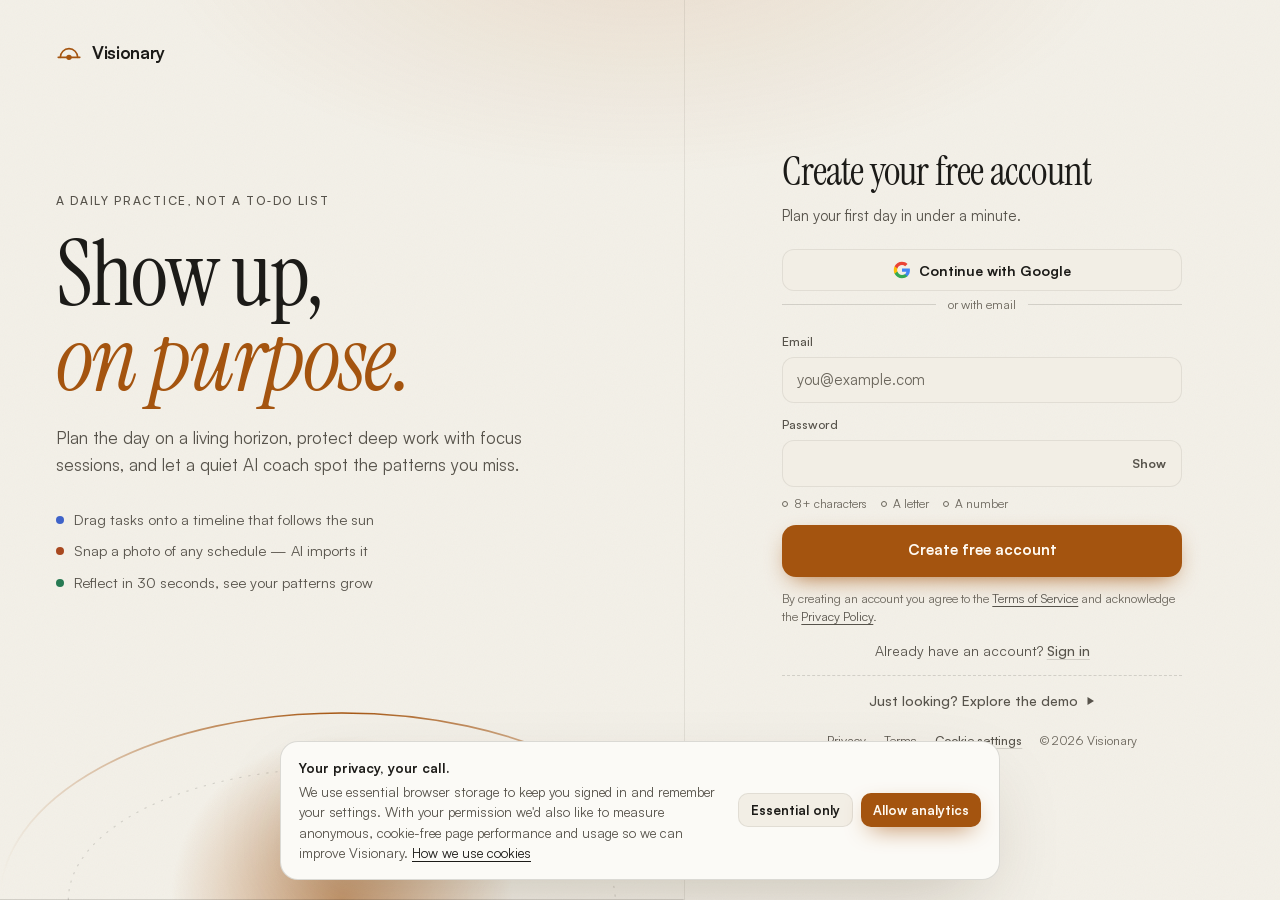
<file: index.html>
<!DOCTYPE html>
<html lang="en" data-theme="dark">
<head>
  <meta charset="UTF-8">
  <meta name="viewport" content="width=device-width, initial-scale=1.0, viewport-fit=cover">
  <title>Visionary — Daily planner with focus timer and AI coaching</title>
  <meta name="description" content="Plan your day on a live timeline, protect deep work with focus sessions, reflect in 30 seconds, and get gentle AI suggestions. Free to use.">
  <link rel="canonical" href="https://visionary-llm24-bots-projects.vercel.app/">
  <meta name="robots" content="index, follow">
  <meta name="color-scheme" content="dark light">
  <meta name="theme-color" content="#0c0d10" media="(prefers-color-scheme: dark)">
  <meta name="theme-color" content="#f3f0e8" media="(prefers-color-scheme: light)">

  <!-- Social preview -->
  <meta property="og:type" content="website">
  <meta property="og:site_name" content="Visionary">
  <meta property="og:title" content="Visionary — Show up, on purpose">
  <meta property="og:description" content="A calm daily planner: live day timeline, focus sessions, quick reflections and AI coaching.">
  <meta property="og:url" content="https://visionary-llm24-bots-projects.vercel.app/">
  <meta property="og:image" content="https://visionary-llm24-bots-projects.vercel.app/assets/og-image.jpg">
  <meta property="og:image:width" content="1200">
  <meta property="og:image:height" content="630">
  <meta property="og:image:alt" content="Visionary logo and the words Show up, on purpose, above a glowing horizon arc">
  <meta name="twitter:card" content="summary_large_image">
  <meta name="twitter:title" content="Visionary — Show up, on purpose">
  <meta name="twitter:description" content="A calm daily planner: live day timeline, focus sessions, quick reflections and AI coaching.">
  <meta name="twitter:image" content="https://visionary-llm24-bots-projects.vercel.app/assets/og-image.jpg">

  <!-- Icons -->
  <link rel="icon" href="/favicon.ico" sizes="32x32">
  <link rel="icon" href="/assets/icons/favicon.svg" type="image/svg+xml">
  <link rel="apple-touch-icon" href="/assets/icons/apple-touch-icon.png">
  <link rel="manifest" href="/site.webmanifest">

  <script src="/js/theme-init.js"></script>
  <link rel="preconnect" href="https://emwwwpdbdczqywjgiuzf.supabase.co" crossorigin>
  <link rel="preload" href="/assets/fonts/satoshi-400.woff2" as="font" type="font/woff2" crossorigin>
  <link rel="preload" href="/assets/fonts/instrument-serif-400-latin.woff2" as="font" type="font/woff2" crossorigin>
  <link rel="stylesheet" href="/css/fonts.css">
  <link rel="stylesheet" href="/css/style.css">
  <link rel="stylesheet" href="/css/clock.css">

  <script type="application/ld+json">
  {"@context":"https://schema.org","@type":"WebApplication","name":"Visionary","url":"https://visionary-llm24-bots-projects.vercel.app/","applicationCategory":"ProductivityApplication","operatingSystem":"Web","description":"A calm daily planner with a live day timeline, focus sessions, reflections and AI coaching.","offers":{"@type":"Offer","price":"0","priceCurrency":"USD"}}
  </script>
</head>
<body class="booting" data-page="home">
  <!-- Icon sprite (Lucide-style strokes) -->
  <svg width="0" height="0" style="position:absolute" aria-hidden="true">
    <defs>
      <symbol id="i-sun" viewBox="0 0 24 24"><circle cx="12" cy="12" r="4"/><path d="M12 2v2M12 20v2M4.93 4.93l1.41 1.41M17.66 17.66l1.41 1.41M2 12h2M20 12h2M4.93 19.07l1.41-1.41M17.66 6.34l1.41-1.41"/></symbol>
      <symbol id="i-moon" viewBox="0 0 24 24"><path d="M21 12.79A9 9 0 1 1 11.21 3 7 7 0 0 0 21 12.79z"/></symbol>
      <symbol id="i-today" viewBox="0 0 24 24"><path d="M4 18a8 8 0 0 1 16 0"/><path d="M2 18h20"/><path d="M12 6V3M5.6 8.6 3.5 6.5M18.4 8.6l2.1-2.1"/></symbol>
      <symbol id="i-timer" viewBox="0 0 24 24"><circle cx="12" cy="13" r="8"/><path d="M12 9v4l2 2M10 2h4"/></symbol>
      <symbol id="i-history" viewBox="0 0 24 24"><path d="M3 12a9 9 0 1 0 3-6.7L3 8"/><path d="M3 3v5h5M12 7v5l3 2"/></symbol>
      <symbol id="i-chart" viewBox="0 0 24 24"><path d="M3 3v18h18"/><path d="M8 17v-5M13 17V8M18 17v-9"/></symbol>
      <symbol id="i-logout" viewBox="0 0 24 24"><path d="M9 21H5a2 2 0 0 1-2-2V5a2 2 0 0 1 2-2h4M16 17l5-5-5-5M21 12H9"/></symbol>
      <symbol id="i-sparkle" viewBox="0 0 24 24"><path d="M12 3l1.9 5.1L19 10l-5.1 1.9L12 17l-1.9-5.1L5 10l5.1-1.9z"/><path d="M19 17l.7 1.8 1.8.7-1.8.7L19 22l-.7-1.8-1.8-.7 1.8-.7z"/></symbol>
      <symbol id="i-scan" viewBox="0 0 24 24"><path d="M3 7V5a2 2 0 0 1 2-2h2M17 3h2a2 2 0 0 1 2 2v2M21 17v2a2 2 0 0 1-2 2h-2M7 21H5a2 2 0 0 1-2-2v-2"/><path d="M7 9h10M7 13h10M7 17h6"/></symbol>
      <symbol id="i-plus" viewBox="0 0 24 24"><path d="M12 5v14M5 12h14"/></symbol>
      <symbol id="i-minus" viewBox="0 0 24 24"><path d="M5 12h14"/></symbol>
      <symbol id="i-pen" viewBox="0 0 24 24"><path d="M4 20h4L19 9l-4-4L4 16z"/><path d="m14 6 4 4"/></symbol>
      <symbol id="i-x" viewBox="0 0 24 24"><path d="M18 6 6 18M6 6l12 12"/></symbol>
      <symbol id="i-check" viewBox="0 0 24 24"><path d="M20 6 9 17l-5-5"/></symbol>
      <symbol id="i-flame" viewBox="0 0 24 24"><path d="M8.5 14.5A2.5 2.5 0 0 0 11 12c0-1.38-.5-2-1-3-1.07-2.14-.22-4.05 2-6 .5 2.5 2 4.9 4 6.5 2 1.6 3 3.5 3 5.5a7 7 0 1 1-14 0c0-1.15.43-2.29 1-3a2.5 2.5 0 0 0 2.5 2.5z"/></symbol>
      <symbol id="i-command" viewBox="0 0 24 24"><path d="M15 6v12a3 3 0 1 0 3-3H6a3 3 0 1 0 3 3V6a3 3 0 1 0-3 3h12a3 3 0 1 0-3-3"/></symbol>
      <symbol id="i-play" viewBox="0 0 24 24"><path d="M7 4v16l13-8z"/></symbol>
      <symbol id="i-pause" viewBox="0 0 24 24"><path d="M7 4h3v16H7zM14 4h3v16h-3z"/></symbol>
      <symbol id="i-reset" viewBox="0 0 24 24"><path d="M3 12a9 9 0 1 0 3-6.7L3 8"/><path d="M3 3v5h5"/></symbol>
      <symbol id="i-feather" viewBox="0 0 24 24"><path d="M20.24 12.24a6 6 0 0 0-8.49-8.49L5 10.5V19h8.5z"/><path d="M16 8 2 22M17.5 15H9"/></symbol>
      <symbol id="i-clock" viewBox="0 0 24 24"><circle cx="12" cy="12" r="9"/><path d="M12 7v5l3 2"/></symbol>
      <symbol id="i-copy" viewBox="0 0 24 24"><rect x="9" y="9" width="12" height="12" rx="2"/><path d="M5 15H4a1 1 0 0 1-1-1V4a1 1 0 0 1 1-1h10a1 1 0 0 1 1 1v1"/></symbol>
      <symbol id="i-bolt" viewBox="0 0 24 24"><path d="M13 2 3 14h9l-1 8 10-12h-9z"/></symbol>
      <symbol id="i-gift" viewBox="0 0 24 24"><path d="M20 12v9H4v-9M2 7h20v5H2zM12 22V7M12 7H7.5a2.5 2.5 0 0 1 0-5C11 2 12 7 12 7zM12 7h4.5a2.5 2.5 0 0 0 0-5C13 2 12 7 12 7z"/></symbol>
      <symbol id="i-user" viewBox="0 0 24 24"><circle cx="12" cy="8" r="4"/><path d="M4 21a8 8 0 0 1 16 0"/></symbol>
      <symbol id="i-shield" viewBox="0 0 24 24"><path d="M12 3 4 6v6c0 4.5 3.4 8.3 8 9 4.6-.7 8-4.5 8-9V6z"/><path d="m9 12 2 2 4-4"/></symbol>
      <symbol id="i-download" viewBox="0 0 24 24"><path d="M12 3v12M7 10l5 5 5-5M5 21h14"/></symbol>
      <symbol id="i-steps" viewBox="0 0 24 24"><path d="M4 18h5v-4h5v-4h6"/><path d="M17 7l3 3-3 3"/></symbol>
      <symbol id="i-paste" viewBox="0 0 24 24"><rect x="5" y="4" width="14" height="17" rx="2"/><path d="M9 4V2h6v2M9 11h6M9 15h4"/></symbol>
      <symbol id="i-link" viewBox="0 0 24 24"><path d="M10 14a4 4 0 0 0 5.7 0l3-3a4 4 0 0 0-5.7-5.7l-1 1"/><path d="M14 10a4 4 0 0 0-5.7 0l-3 3a4 4 0 0 0 5.7 5.7l1-1"/></symbol>
      <symbol id="i-wave" viewBox="0 0 24 24"><path d="M3 12c2-4 4-4 6 0s4 4 6 0 4-4 6 0"/></symbol>
      <symbol id="i-expand" viewBox="0 0 24 24"><path d="M4 9V4h5M20 9V4h-5M4 15v5h5M20 15v5h-5"/></symbol>
      <symbol id="i-leaf" viewBox="0 0 24 24"><path d="M5 19c0-8 5-13 14-14-1 9-6 14-14 14z"/><path d="M5 19 13 11"/></symbol>
    </defs>
  </svg>

  <div class="grain" aria-hidden="true"></div>
  <div class="horizon-glow" aria-hidden="true"></div>

  <!-- Boot splash (prevents login-screen flash while the session restores) -->
  <div class="boot" id="boot" aria-hidden="true">
    <svg class="boot-mark" viewBox="0 0 48 48" fill="none" stroke="currentColor" stroke-width="2.5" stroke-linecap="round"><path d="M8 32a16 16 0 0 1 32 0"/><path d="M4 32h40"/><circle cx="24" cy="32" r="4.5" fill="currentColor" stroke="none"/></svg>
  </div>

  <!-- ================= AUTH ================= -->
  <div class="auth-screen" id="auth-screen">
    <section class="auth-hero">
      <a class="brand" href="/" aria-label="Visionary home">
        <svg class="brand-mark" viewBox="0 0 48 48" fill="none" stroke="currentColor" stroke-width="3" stroke-linecap="round" aria-hidden="true"><path d="M8 32a16 16 0 0 1 32 0"/><path d="M4 32h40"/><circle cx="24" cy="32" r="5" fill="currentColor" stroke="none"/></svg>
        <span>Visionary</span>
      </a>
      <div class="auth-hero-copy" data-edit-region="landing-hero" data-edit-label="Landing page · headline">
        <p class="eyebrow">A daily practice, not a to‑do list</p>
        <h1 class="display">Show up,<br><em>on purpose.</em></h1>
        <p class="lede">Plan the day on a living horizon, protect deep work with focus sessions, and let a quiet AI coach spot the patterns you miss.</p>
        <ul class="auth-points">
          <li><span class="dot dot-focus"></span>Drag tasks onto a timeline that follows the sun</li>
          <li><span class="dot dot-build"></span>Snap a photo of any schedule — AI imports it</li>
          <li><span class="dot dot-health"></span>Reflect in 30 seconds, see your patterns grow</li>
        </ul>
      </div>
      <svg class="auth-horizon" viewBox="0 0 600 200" preserveAspectRatio="none" aria-hidden="true">
        <defs>
          <linearGradient id="authArc" x1="0" x2="1"><stop offset="0" stop-color="var(--accent)" stop-opacity="0"/><stop offset=".5" stop-color="var(--accent)"/><stop offset="1" stop-color="var(--accent)" stop-opacity="0"/></linearGradient>
          <radialGradient id="authSun"><stop offset="0" stop-color="var(--accent)" stop-opacity=".55"/><stop offset="1" stop-color="var(--accent)" stop-opacity="0"/></radialGradient>
        </defs>
        <circle cx="300" cy="200" r="150" fill="url(#authSun)"/>
        <path d="M0 200 A300 170 0 0 1 600 200" fill="none" stroke="url(#authArc)" stroke-width="1.5"/>
        <path d="M60 200 A240 120 0 0 1 540 200" fill="none" stroke="var(--line-2)" stroke-dasharray="2 6"/>
        <line x1="0" y1="199.5" x2="600" y2="199.5" stroke="var(--line-2)"/>
      </svg>
    </section>

    <section class="auth-panel">
      <div class="auth-card">
        <h2 class="auth-title" id="auth-title">Create your free account</h2>
        <p class="auth-subtitle" id="auth-subtitle">Plan your first day in under a minute.</p>

        <div id="auth-social">
          <button class="btn btn-ghost btn-block" id="btn-google" type="button">
            <svg width="18" height="18" viewBox="0 0 24 24" aria-hidden="true"><path fill="#4285F4" d="M22.56 12.25c0-.78-.07-1.53-.2-2.25H12v4.26h5.92c-.26 1.37-1.04 2.53-2.21 3.31v2.77h3.57c2.08-1.92 3.28-4.74 3.28-8.09z"/><path fill="#34A853" d="M12 23c2.97 0 5.46-.98 7.28-2.66l-3.57-2.77c-.98.66-2.23 1.06-3.71 1.06-2.86 0-5.29-1.93-6.16-4.53H2.18v2.84C3.99 20.53 7.7 23 12 23z"/><path fill="#FBBC05" d="M5.84 14.09c-.22-.66-.35-1.36-.35-2.09s.13-1.43.35-2.09V7.07H2.18C1.43 8.55 1 10.22 1 12s.43 3.45 1.18 4.93l2.85-2.22.81-.62z"/><path fill="#EA4335" d="M12 5.38c1.62 0 3.06.56 4.21 1.64l3.15-3.15C17.45 2.09 14.97 1 12 1 7.7 1 3.99 3.47 2.18 7.07l3.66 2.84c.87-2.6 3.3-4.53 6.16-4.53z"/></svg>
            <span>Continue with Google</span>
          </button>
          <div class="auth-divider"><span>or with email</span></div>
        </div>

        <form class="auth-form" id="auth-form" novalidate>
          <div class="field" id="field-email">
            <label class="field-label" for="auth-email">Email</label>
            <input type="email" id="auth-email" name="email" placeholder="you@example.com" autocomplete="email" inputmode="email" maxlength="254" required aria-describedby="auth-email-error">
            <p class="field-error" id="auth-email-error" aria-live="polite"></p>
          </div>
          <div class="field" id="field-password">
            <div class="field-row"><label class="field-label" for="auth-password">Password</label><button type="button" class="field-link" id="auth-forgot-link">Forgot password?</button></div>
            <div class="input-affix">
              <input type="password" id="auth-password" name="password" autocomplete="new-password" minlength="8" maxlength="72" required aria-describedby="password-hint auth-password-error">
              <button type="button" class="affix-btn" id="auth-password-toggle" aria-label="Show password" aria-pressed="false">Show</button>
            </div>
            <ul class="password-hint" id="password-hint" aria-label="Password requirements">
              <li data-rule="len">8+ characters</li><li data-rule="letter">A letter</li><li data-rule="num">A number</li>
            </ul>
            <p class="field-error" id="auth-password-error" aria-live="polite"></p>
          </div>
          <div class="field" id="field-confirm" hidden>
            <label class="field-label" for="auth-confirm">Confirm new password</label>
            <input type="password" id="auth-confirm" name="confirm" autocomplete="new-password" maxlength="72" aria-describedby="auth-confirm-error">
            <p class="field-error" id="auth-confirm-error" aria-live="polite"></p>
          </div>
          <!-- Honeypot: invisible to people, tempting to bots -->
          <div class="hp-field" aria-hidden="true">
            <label for="auth-website">Website</label>
            <input type="text" id="auth-website" name="website" tabindex="-1" autocomplete="off">
          </div>
          <div class="auth-captcha" id="auth-captcha" hidden></div>
          <button class="btn btn-primary btn-block btn-lg" id="btn-auth-submit" type="submit">Create free account</button>
          <p class="auth-status" id="auth-status" role="status" aria-live="polite"></p>
          <p class="auth-legal" id="auth-legal">By creating an account you agree to the <a href="/terms">Terms of Service</a> and acknowledge the <a href="/privacy">Privacy Policy</a>.</p>
        </form>

        <p class="auth-toggle"><span id="auth-toggle-text">Already have an account?</span> <button type="button" class="link-inline" id="auth-toggle-link">Sign in</button></p>
        <div class="auth-demo">
          <button class="link-btn" id="btn-demo" type="button">Just looking? Explore the demo <svg class="i" aria-hidden="true"><use href="#i-play"/></svg></button>
        </div>
      </div>
      <nav class="auth-footer" aria-label="Legal">
        <a href="/privacy">Privacy</a><a href="/terms">Terms</a><button type="button" class="link-inline" data-cookie-settings>Cookie settings</button><span>© 2026 Visionary</span>
      </nav>
    </section>
  </div>

  <!-- ================= APP ================= -->
  <div class="app-shell" id="app-shell">
    <aside class="sidebar">
      <a class="brand" href="/" aria-label="Visionary home" data-view-link="today">
        <svg class="brand-mark" viewBox="0 0 48 48" fill="none" stroke="currentColor" stroke-width="3" stroke-linecap="round" aria-hidden="true"><path d="M8 32a16 16 0 0 1 32 0"/><path d="M4 32h40"/><circle cx="24" cy="32" r="5" fill="currentColor" stroke="none"/></svg>
        <span>Visionary</span>
      </a>
      <nav class="side-nav" aria-label="Main">
        <button class="view-btn active" data-view="today" type="button"><svg class="i"><use href="#i-today"/></svg><span>Today</span><kbd>1</kbd></button>
        <button class="view-btn" data-view="focus" type="button"><svg class="i"><use href="#i-timer"/></svg><span>Focus</span><kbd>2</kbd></button>
        <button class="view-btn" data-view="history" type="button"><svg class="i"><use href="#i-history"/></svg><span>History</span><kbd>3</kbd></button>
        <button class="view-btn" data-view="analytics" type="button"><svg class="i"><use href="#i-chart"/></svg><span>Patterns</span><kbd>4</kbd></button>
      </nav>
      <button class="cmdk-trigger" id="cmdk-open" type="button"><svg class="i"><use href="#i-command"/></svg><span>Quick actions</span><kbd id="cmdk-kbd">Ctrl K</kbd></button>
      <div class="side-foot">
        <button class="side-action" id="reflect-btn" type="button"><svg class="i"><use href="#i-feather"/></svg><span>End-of-day reflection</span></button>
        <a class="side-action" id="studio-link" href="/studio" hidden><svg class="i"><use href="#i-pen"/></svg><span>Edit website</span><span class="pill-new pill-admin">Admin</span></a>
        <button class="side-action" id="whatsnew-btn" type="button"><svg class="i"><use href="#i-gift"/></svg><span>What's new</span><span class="pill-new" id="whatsnew-dot">New</span></button>
        <div class="side-user">
          <div class="avatar" id="user-avatar">V</div>
          <div class="side-user-meta"><div class="side-user-name" id="user-name">Signed in</div><div class="side-user-mode" id="user-mode">Cloud sync on</div></div>
          <div class="side-user-actions">
            <button class="icon-btn" type="button" data-open-account title="Account &amp; privacy" aria-label="Account and privacy"><svg class="i" aria-hidden="true"><use href="#i-user"/></svg></button>
            <button class="icon-btn" id="theme-toggle" type="button" title="Toggle theme" aria-label="Toggle theme"><svg class="i" id="theme-icon"><use href="#i-sun"/></svg></button>
            <button class="icon-btn" id="logout-btn" type="button" title="Log out" aria-label="Log out"><svg class="i"><use href="#i-logout"/></svg></button>
          </div>
        </div>
      </div>
    </aside>

    <div class="main">
      <div class="mobile-top">
        <a class="brand" href="/" aria-label="Visionary home" data-view-link="today">
          <svg class="brand-mark" viewBox="0 0 48 48" fill="none" stroke="currentColor" stroke-width="3" stroke-linecap="round" aria-hidden="true"><path d="M8 32a16 16 0 0 1 32 0"/><path d="M4 32h40"/><circle cx="24" cy="32" r="5" fill="currentColor" stroke="none"/></svg>
          <span>Visionary</span>
        </a>
        <div class="mobile-top-actions">
          <button class="icon-btn" id="cmdk-open-m" type="button" aria-label="Quick actions"><svg class="i"><use href="#i-command"/></svg></button>
          <button class="icon-btn" type="button" data-open-account aria-label="Account and privacy"><svg class="i" aria-hidden="true"><use href="#i-user"/></svg></button>
          <button class="icon-btn" id="theme-toggle-m" type="button" aria-label="Toggle theme"><svg class="i theme-icon-m"><use href="#i-sun"/></svg></button>
          <button class="icon-btn" id="logout-btn-m" type="button" aria-label="Log out"><svg class="i"><use href="#i-logout"/></svg></button>
        </div>
      </div>
      <!-- ========== TODAY ========== -->
      <main class="view active" id="view-today">
        <header class="page-head">
          <div>
            <p class="eyebrow" id="greeting">Good day</p>
            <h1 class="page-title" id="date-display">Loading…</h1>
          </div>
          <div class="page-head-right">
            <div class="clock mono" id="now-time">--:--</div>
            <div class="demo-badge hidden" id="demo-badge">Demo mode · resets when you leave</div>
          </div>
        </header>

        <section class="horizon-card card" aria-label="Day horizon">
          <div class="horizon-meta">
            <div>
              <div class="label">Day horizon</div>
              <div class="horizon-left" id="horizon-left">—</div>
            </div>
            <div class="horizon-next">
              <div class="label">Next up</div>
              <div class="horizon-next-text" id="next-up">Nothing scheduled</div>
            </div>
          </div>
          <svg class="horizon" id="horizon" viewBox="0 0 640 170" role="img" aria-label="Arc of the day with scheduled tasks"></svg>
        </section>

        <section class="stats-strip">
          <div class="stat">
            <div class="stat-icon" style="--c:var(--accent)"><svg class="i"><use href="#i-flame"/></svg></div>
            <div><div class="label">Streak</div><div class="stat-value"><span id="streak-count">0</span><small> days</small></div><div class="stat-note" id="streak-grace" hidden></div></div>
          </div>
          <div class="stat">
            <svg class="ring" viewBox="0 0 44 44" aria-hidden="true"><circle cx="22" cy="22" r="18" class="ring-track"/><circle cx="22" cy="22" r="18" class="ring-fill" id="progress-ring"/></svg>
            <div><div class="label">Today</div><div class="stat-value"><span id="completed-count">0</span><small>/<span id="total-count">0</span> · <span id="progress-percent">0</span>%</small></div></div>
          </div>
          <div class="stat">
            <div class="stat-icon" style="--c:var(--cat-learn)"><svg class="i"><use href="#i-timer"/></svg></div>
            <div><div class="label">Focused today</div><div class="stat-value"><span id="focus-minutes">0</span><small> min</small></div></div>
          </div>
          <div class="progress-container" aria-hidden="true"><div class="progress-bar" id="progress-bar"></div></div>
        </section>

        <div class="today-grid">
          <section class="card tasks-card">
            <div class="card-head">
              <div><h2>Today's focus</h2><p class="subtitle">What are you showing up for?</p></div>
              <div class="card-actions">
                <label class="btn btn-ghost btn-sm" for="schedule-image-input" title="Import tasks from a photo or screenshot of a schedule"><svg class="i"><use href="#i-scan"/></svg><span>Scan</span></label>
                <input id="schedule-image-input" type="file" accept="image/jpeg,image/png,image/webp,image/gif" hidden>
                <button class="btn btn-ghost btn-sm" id="import-text-btn" type="button" title="Paste a syllabus, class list or meeting notes as text"><svg class="i"><use href="#i-paste"/></svg><span>Paste</span></button>
                <button class="btn btn-ghost btn-sm" id="ai-suggest-btn" type="button"><svg class="i"><use href="#i-sparkle"/></svg><span id="ai-suggest-label">Suggest</span></button>
              </div>
            </div>

            <div class="composer">
              <input type="text" id="task-input" maxlength="200" enterkeyhint="done" placeholder="Add a task… try “gym with Aryan at 6pm for 45 min”" autocomplete="off" aria-label="New task">
              <button id="add-btn" class="btn btn-primary" type="button" aria-label="Add task"><svg class="i"><use href="#i-plus"/></svg><span>Add</span></button>
            </div>
            <div class="chips" id="category-chips" role="radiogroup" aria-label="Category">
              <button class="chip active" data-value="focus" role="radio" aria-checked="true" type="button"><span class="dot dot-focus"></span>Focus</button>
              <button class="chip" data-value="health" role="radio" aria-checked="false" type="button"><span class="dot dot-health"></span>Health</button>
              <button class="chip" data-value="learn" role="radio" aria-checked="false" type="button"><span class="dot" style="--c:var(--cat-learn)"></span>Learn</button>
              <button class="chip" data-value="build" role="radio" aria-checked="false" type="button"><span class="dot dot-build"></span>Build</button>
              <button class="chip" data-value="rest" role="radio" aria-checked="false" type="button"><span class="dot" style="--c:var(--cat-rest)"></span>Rest</button>
            </div>

            <div id="ai-slot"></div>

            <ul id="task-list" class="task-list"></ul>
            <div class="empty-state" id="empty-state">
              <svg viewBox="0 0 120 60" class="empty-art" aria-hidden="true"><path d="M10 55a50 50 0 0 1 100 0" fill="none" stroke="currentColor" stroke-dasharray="3 6"/><circle cx="60" cy="55" r="7" fill="var(--accent)"/></svg>
              <p><strong>A blank horizon.</strong></p>
              <p class="subtitle">Add a task, press <kbd>N</kbd>, paste a schedule, or drop a screenshot anywhere.</p>
            </div>
          </section>

          <section class="card timeline-card">
            <div class="card-head">
              <div><h2>Timeline</h2><p class="subtitle">Drag tasks in, or pick a time on each task</p></div>
              <button class="btn btn-ghost btn-sm" id="jump-now" type="button"><svg class="i"><use href="#i-clock"/></svg><span>Now</span></button>
            </div>
            <div class="timeline-container" id="timeline-container"></div>
          </section>
        </div>
      </main>

      <!-- ========== FOCUS ========== -->
      <main class="view" id="view-focus">
        <header class="page-head">
          <div><p class="eyebrow">Deep work</p><h1 class="page-title">Focus session</h1></div>
          <button class="btn btn-ghost btn-sm zen-only" id="zen-exit" type="button"><svg class="i"><use href="#i-x"/></svg><span>Exit full screen</span><kbd>Esc</kbd></button>
        </header>
        <div class="focus-grid">
          <section class="card focus-card">
            <div class="clock-modes" role="group" aria-label="Clock mode">
              <button class="seg active" id="mode-timer" type="button" aria-pressed="true">Timer</button>
              <button class="seg" id="mode-stopwatch" type="button" aria-pressed="false">Stopwatch</button>
            </div>
            <div id="timer-panel" class="clock-panel">
            <fieldset class="time-picker" id="timer-picker">
              <legend>Set your duration</legend>
              <label><select id="timer-hours" aria-label="Timer hours"></select><span>hours</span></label>
              <span class="time-colon" aria-hidden="true">:</span>
              <label><select id="timer-minutes" aria-label="Timer minutes"></select><span>minutes</span></label>
              <span class="time-colon" aria-hidden="true">:</span>
              <label><select id="timer-seconds" aria-label="Timer seconds"></select><span>seconds</span></label>
            </fieldset>
            <div class="focus-dial">
              <svg viewBox="0 0 240 240" aria-hidden="true">
                <circle cx="120" cy="120" r="104" class="dial-track"/>
                <circle cx="120" cy="120" r="104" class="dial-fill" id="dial-fill"/>
                <g id="dial-ticks"></g>
              </svg>
              <div class="dial-center">
                <div class="dial-time mono" id="focus-time">25:00</div>
                <div class="dial-label" id="focus-state">Ready when you are</div>
              </div>
            </div>
            <p class="clock-note" id="timer-note" role="status">Choose a duration, then start.</p>
            <label class="field focus-task-field"><span>Working on</span>
              <select id="focus-task"><option value="">Free focus (no task)</option></select>
            </label>
            <div class="focus-controls">
              <button class="icon-btn lg" id="focus-reset" type="button" aria-label="Reset"><svg class="i"><use href="#i-reset"/></svg></button>
              <button class="btn btn-primary btn-lg" id="focus-start" type="button"><svg class="i"><use href="#i-play"/></svg><span>Start timer</span></button>
              <label class="toggle"><input type="checkbox" id="focus-complete-toggle" checked><span>Mark task done when finished</span></label>
            </div>
            <div class="shield" aria-label="Distraction shield">
              <div class="shield-row">
                <span class="label"><svg class="i"><use href="#i-wave"/></svg> Ambient</span>
                <div class="seg-group" role="group" aria-label="Ambient sound">
                  <button class="seg sm" type="button" data-ambient="off" aria-pressed="true">Off</button>
                  <button class="seg sm" type="button" data-ambient="rain">Rain</button>
                  <button class="seg sm" type="button" data-ambient="brown">Brown noise</button>
                  <button class="seg sm" type="button" data-ambient="wind">Wind</button>
                </div>
              </div>
              <button class="btn btn-ghost btn-sm" id="zen-toggle" type="button" title="Hide everything except the timer"><svg class="i"><use href="#i-expand"/></svg><span>Full-screen focus</span></button>
            </div>
            </div>
            <div id="stopwatch-panel" class="clock-panel" hidden>
              <p class="clock-note">Count up, with no time limit.</p>
              <div class="stopwatch-display mono" id="stopwatch-time" role="timer" aria-label="Stopwatch elapsed time">00:00<span>.00</span></div>
              <p class="clock-note" id="stopwatch-status" role="status">Ready when you are</p>
              <div class="stopwatch-controls">
                <button class="btn btn-ghost" id="stopwatch-secondary" type="button" disabled>Reset</button>
                <button class="btn btn-primary" id="stopwatch-start" type="button">Start</button>
              </div>
              <p class="clock-note">Reset after a run of a minute or more and it's saved as a session. Laps are temporary; keep this page open.</p>
              <ol class="stopwatch-laps" id="stopwatch-laps" aria-label="Stopwatch laps"></ol>
            </div>
          </section>
          <section class="card">
            <div class="card-head"><div><h2>Today's sessions</h2><p class="subtitle">Synced to your account, with a note after each one</p></div></div>
            <ul class="session-list" id="session-list"></ul>
            <div class="empty-state small" id="session-empty"><p class="subtitle">No sessions yet. Your first one is the hardest.</p></div>
            <div class="focus-total"><span class="label">Total today</span><span class="mono" id="focus-total">0 min</span></div>
            <div class="focus-total"><span class="label">Last 7 days</span><span class="mono" id="focus-week">0 min</span></div>
          </section>
        </div>
      </main>

      <!-- ========== HISTORY ========== -->
      <main class="view" id="view-history">
        <header class="page-head">
          <div><p class="eyebrow">Look back</p><h1 class="page-title">Your history</h1></div>
          <p class="subtitle page-head-note">Revisit past days. Copy what worked.</p>
        </header>
        <div class="history-layout">
          <section class="card history-list-card">
            <div class="card-head"><div><h3>Past days</h3></div></div>
            <ul class="history-list" id="history-list"></ul>
            <div class="empty-state small" id="history-list-empty"><p class="subtitle">No past days yet. Save a reflection to start your archive.</p></div>
          </section>
          <section class="card history-detail-card">
            <div class="card-head" id="history-detail-header">
              <div><h3 id="history-detail-date">Select a day</h3><p class="subtitle" id="history-detail-summary">Pick a past day from the list.</p></div>
              <button class="btn btn-ghost btn-sm hidden" id="copy-to-today-btn" type="button"><svg class="i"><use href="#i-copy"/></svg><span>Copy to today</span></button>
            </div>
            <div id="history-detail-body" class="history-detail-body">
              <div class="empty-state small"><p class="subtitle">Select a day to see what you did.</p></div>
            </div>
          </section>
        </div>
      </main>

      <!-- ========== PATTERNS ========== -->
      <main class="view" id="view-analytics">
        <header class="page-head">
          <div><p class="eyebrow">Insights</p><h1 class="page-title">Your patterns</h1></div>
          <div class="segmented" role="group" aria-label="Period">
            <button class="period-btn seg active" data-period="7" type="button">7 days</button>
            <button class="period-btn seg" data-period="30" type="button">30 days</button>
            <button class="period-btn seg" data-period="all" type="button">All time</button>
          </div>
        </header>

        <section class="analytics-summary">
          <div class="stat"><div><div class="label">Tasks completed</div><div class="stat-value" id="summary-completed">0</div><div class="stat-sub">Across selected period</div></div></div>
          <div class="stat"><div><div class="label">Completion rate</div><div class="stat-value" id="summary-rate">0%</div><div class="stat-sub">Done vs planned</div></div></div>
          <div class="stat"><div><div class="label">Avg energy</div><div class="stat-value" id="summary-energy">—</div><div class="stat-sub">1–10 scale</div></div></div>
          <div class="stat"><div><div class="label">Longest streak</div><div class="stat-value" id="summary-streak">0</div><div class="stat-sub">Days in a row</div></div></div>
          <div class="stat"><div><div class="label">Focused time</div><div class="stat-value" id="summary-focus">0 min</div><div class="stat-sub">Timer and stopwatch</div></div></div>
          <div class="stat"><div><div class="label">Grace days</div><div class="stat-value" id="summary-grace">0</div><div class="stat-sub">Streak saved by showing up</div></div></div>
        </section>

        <section class="card heatmap-card">
          <div class="card-head">
            <div><h3>Consistency map</h3><p class="subtitle">Last 26 weeks · each square is a day</p></div>
            <div class="heat-legend"><span>Less</span><i data-l="0"></i><i data-l="1"></i><i data-l="2"></i><i data-l="3"></i><i data-l="4"></i><span>More</span></div>
          </div>
          <div class="heat-row">
            <div class="heatmap" id="heatmap"></div>
            <div class="heat-stats">
              <div><div class="label">Days logged</div><div class="stat-value" id="heat-logged">0</div></div>
              <div><div class="label">Perfect days</div><div class="stat-value" id="heat-perfect">0</div></div>
              <div><div class="label">Current streak</div><div class="stat-value" id="heat-streak">0</div></div>
            </div>
          </div>
        </section>

        <section class="card patterns-card">
          <div class="card-head"><div><h3>What Visionary noticed</h3><p class="subtitle">Computed from your data first, then explained</p></div></div>
          <div class="pattern-grid" id="pattern-grid"></div>
        </section>

        <div class="charts-grid">
          <div class="card chart-card"><div class="card-head"><div><h3>Daily completion</h3><p class="subtitle">Tasks completed per day</p></div></div><div class="chart-wrap"><canvas id="chart-completion"></canvas></div></div>
          <div class="card chart-card"><div class="card-head"><div><h3>Category mix</h3><p class="subtitle">Where your wins came from</p></div></div><div class="chart-wrap"><canvas id="chart-category"></canvas></div></div>
          <div class="card chart-card chart-wide"><div class="card-head"><div><h3>Energy &amp; focus</h3><p class="subtitle">How you felt each day</p></div></div><div class="chart-wrap"><canvas id="chart-energy"></canvas></div></div>
          <div class="card chart-card"><div class="card-head"><div><h3>Energy by task type</h3><p class="subtitle">Average energy on days each category led</p></div></div><div class="chart-wrap"><canvas id="chart-energy-cat"></canvas></div></div>
          <div class="card chart-card"><div class="card-head"><div><h3>Follow-through by hour</h3><p class="subtitle" id="chart-hours-note">When planned blocks actually happen</p></div></div><div class="chart-wrap"><canvas id="chart-hours"></canvas></div></div>
        </div>
        <div class="analytics-empty empty-state" id="analytics-empty"><p><strong>Your patterns will show up here.</strong></p><p class="subtitle">Complete tasks and save reflections to build history.</p></div>
      </main>

      <footer class="app-footer"><nav aria-label="Legal"><span>© 2026 Visionary</span><a href="/privacy">Privacy</a><a href="/terms">Terms</a><button type="button" class="link-inline" data-cookie-settings>Cookie settings</button></nav></footer>
    </div>

    <!-- Mobile tab bar -->
    <nav class="tabbar" aria-label="Main mobile">
      <button class="view-btn active" data-view="today" type="button"><svg class="i"><use href="#i-today"/></svg><span>Today</span></button>
      <button class="view-btn" data-view="focus" type="button"><svg class="i"><use href="#i-timer"/></svg><span>Focus</span></button>
      <button class="tab-reflect" id="reflect-btn-mobile" type="button" aria-label="Reflect"><svg class="i"><use href="#i-feather"/></svg></button>
      <button class="view-btn" data-view="history" type="button"><svg class="i"><use href="#i-history"/></svg><span>History</span></button>
      <button class="view-btn" data-view="analytics" type="button"><svg class="i"><use href="#i-chart"/></svg><span>Patterns</span></button>
    </nav>
  </div>

  <!-- ================= MODALS ================= -->
  <div class="modal-backdrop" id="reflect-modal">
    <div class="modal" role="dialog" aria-modal="true" aria-labelledby="reflect-title">
      <div class="modal-head">
        <div><p class="eyebrow">End of day</p><h2 id="reflect-title" class="modal-title">How did today go?</h2></div>
        <button class="icon-btn" id="reflect-close" type="button" aria-label="Close"><svg class="i"><use href="#i-x"/></svg></button>
      </div>
      <div class="ai-insight-area" id="ai-insight-area" style="display:none;">
        <div class="label"><svg class="i"><use href="#i-sparkle"/></svg> Visionary noticed</div>
        <div class="ai-insight-text" id="ai-insight-text"></div>
      </div>
      <div class="modal-body">
        <div class="reflect-stats">
          <div class="mini-stat"><div class="label">Completed</div><div class="mini-value"><span id="reflect-done">0</span> of <span id="reflect-total">0</span></div></div>
          <div class="mini-stat"><div class="label">Rate</div><div class="mini-value"><span id="reflect-rate">0</span>%</div></div>
        </div>
        <div class="reflect-field"><label for="energy-slider">Energy <span class="slider-val mono" id="energy-val">5</span></label><input type="range" min="1" max="10" value="5" id="energy-slider" class="slider"><div class="slider-hint"><span>Drained</span><span>Energized</span></div></div>
        <div class="reflect-field"><label for="focus-slider">Focus <span class="slider-val mono" id="focus-val">5</span></label><input type="range" min="1" max="10" value="5" id="focus-slider" class="slider"><div class="slider-hint"><span>Scattered</span><span>Locked in</span></div></div>
        <div class="reflect-field"><label for="reflect-note">One sentence about today <span class="subtitle">(optional)</span></label><textarea id="reflect-note" rows="2" maxlength="1000" placeholder="What worked? What didn't?"></textarea></div>
        <button class="btn btn-primary btn-block" id="reflect-save" type="button">Save reflection</button>
      </div>
    </div>
  </div>

  <div class="modal-backdrop" id="import-modal">
    <div class="modal modal-wide" role="dialog" aria-modal="true" aria-labelledby="import-title">
      <div class="modal-head">
        <div><p class="eyebrow">Schedule import</p><h2 id="import-title" class="modal-title">Review what was found</h2></div>
        <button class="icon-btn" id="import-close" type="button" aria-label="Close"><svg class="i"><use href="#i-x"/></svg></button>
      </div>
      <div class="import-body">
        <div class="import-preview" id="import-preview-image"><img id="import-img" alt="Preview of the schedule image you uploaded" decoding="async"></div>
        <div class="import-preview import-text-wrap" id="import-preview-text" hidden>
          <textarea id="import-text" rows="12" maxlength="6000" spellcheck="false" placeholder="Mon/Wed 9:00-10:15 CS 1570 lecture&#10;Tue 2pm Discrete math recitation (50 min)&#10;Team sync at 4:30pm for 30 minutes&#10;Gym 6pm"></textarea>
          <button class="btn btn-primary btn-sm" id="import-parse" type="button">Read text</button>
        </div>
        <div class="import-list-wrap">
          <p class="subtitle" id="import-message">Scanning…</p>
          <ul class="import-list" id="import-list"></ul>
        </div>
      </div>
      <div class="modal-foot">
        <span class="subtitle" id="import-count">0 selected</span>
        <div class="modal-foot-actions">
          <button class="btn btn-ghost" id="import-cancel" type="button">Cancel</button>
          <button class="btn btn-primary" id="import-confirm" type="button" disabled>Add to today</button>
        </div>
      </div>
    </div>
  </div>

  <div class="modal-backdrop" id="journal-modal">
    <div class="modal modal-sm" role="dialog" aria-modal="true" aria-labelledby="journal-title">
      <div class="modal-head">
        <div><p class="eyebrow">Session journal</p><h2 id="journal-title" class="modal-title">What's on your mind?</h2><p class="subtitle" id="journal-label"></p></div>
      </div>
      <div class="reflect-field"><label for="journal-note">Thoughts, blockers, next step <span class="subtitle">(optional)</span></label><textarea id="journal-note" rows="3" maxlength="1000" placeholder="Got stuck on the parser; next time start with the tests."></textarea></div>
      <div class="modal-foot-actions">
        <button class="btn btn-ghost" id="journal-skip" type="button">Skip</button>
        <button class="btn btn-primary" id="journal-save" type="button">Save note</button>
      </div>
    </div>
  </div>

  <div class="modal-backdrop" id="whatsnew-modal">
    <div class="modal" role="dialog" aria-modal="true" aria-labelledby="wn-title">
      <div class="modal-head">
        <div data-edit-region="whats-new-head" data-edit-label="What's new · heading"><p class="eyebrow">Visionary 5.0</p><h2 id="wn-title" class="modal-title">Your day, down to the minute</h2></div>
        <button class="icon-btn" id="whatsnew-close" type="button" aria-label="Close"><svg class="i"><use href="#i-x"/></svg></button>
      </div>
      <ul class="wn-list" data-edit-region="whats-new-list" data-edit-label="What's new · list">
        <li><svg class="i"><use href="#i-command"/></svg><div><strong>Say it, it's scheduled</strong><p>“Gym with Aryan at 6pm for 45 min” or “deep work from 9 to 11” becomes a block on your horizon, people and length included.</p></div></li>
        <li><svg class="i"><use href="#i-clock"/></svg><div><strong>Find me time</strong><p>Ask “find 30 minutes next Tuesday after discrete math” and pick from the best free slots, ranked by your strong hours.</p></div></li>
        <li><svg class="i"><use href="#i-paste"/></svg><div><strong>Paste or drop a schedule</strong><p>Syllabus text, a class list, or a screenshot dropped anywhere on the page turns into blocks with times and lengths. Overlaps get resolved.</p></div></li>
        <li><svg class="i"><use href="#i-steps"/></svg><div><strong>Five-minute steps</strong><p>Too big to start? Break any task into tiny steps. Finish them all and the parent checks itself off.</p></div></li>
        <li><svg class="i"><use href="#i-flame"/></svg><div><strong>Momentum grace</strong><p>A chaotic day no longer breaks your streak: a 30-second reflection or one finished task keeps it alive.</p></div></li>
        <li><svg class="i"><use href="#i-wave"/></svg><div><strong>Distraction shield</strong><p>Rain, brown noise or wind generated on-device, full-screen focus, and a quick journal after every session.</p></div></li>
        <li><svg class="i"><use href="#i-link"/></svg><div><strong>Booking link</strong><p>Share a private link that shows only your free slots — never your task titles — and accept requests with a click.</p></div></li>
        <li><svg class="i"><use href="#i-chart"/></svg><div><strong>New patterns</strong><p>Energy by task type, follow-through by hour, focused time, and quiet nudges when the data shows something worth knowing.</p></div></li>
      </ul>
      <button class="btn btn-primary btn-block" id="whatsnew-ok" type="button">Let's go</button>
    </div>
  </div>

  <div class="cmdk-backdrop" id="cmdk">
    <div class="cmdk" role="dialog" aria-modal="true" aria-label="Quick actions">
      <div class="cmdk-input-row"><svg class="i"><use href="#i-command"/></svg><input id="cmdk-input" maxlength="200" aria-label="Command or new task" placeholder="Type a command, or a new task…" autocomplete="off"></div>
      <ul class="cmdk-list" id="cmdk-list" role="listbox"></ul>
      <div class="cmdk-foot"><span><kbd>↑</kbd><kbd>↓</kbd> navigate</span><span><kbd>Enter</kbd> run</span><span><kbd>Esc</kbd> close</span></div>
    </div>
  </div>

  <div class="modal-backdrop" id="account-modal">
    <div class="modal" role="dialog" aria-modal="true" aria-labelledby="account-title">
      <div class="modal-head">
        <div><p class="eyebrow">Account &amp; privacy</p><h2 id="account-title" class="modal-title">Your account</h2><p class="subtitle" id="account-email"></p></div>
        <button class="icon-btn modal-close" type="button" data-close aria-label="Close"><svg class="i" aria-hidden="true"><use href="#i-x"/></svg></button>
      </div>
      <div class="modal-body">
        <section class="acct-section" id="account-password-section">
          <h3>Change password</h3>
          <form id="account-password-form" class="acct-form" novalidate>
            <label class="field"><span class="field-label">New password</span><input type="password" id="account-new-password" autocomplete="new-password" minlength="8" maxlength="72" required></label>
            <label class="field"><span class="field-label">Confirm new password</span><input type="password" id="account-confirm-password" autocomplete="new-password" maxlength="72" required></label>
            <p class="form-msg" id="account-password-msg" role="status" aria-live="polite"></p>
            <button class="btn btn-primary" id="account-password-btn" type="submit">Update password</button>
          </form>
          <p class="subtitle">Changing your password signs you out everywhere else.</p>
        </section>
        <section class="acct-section" id="account-sessions">
          <h3>Sessions</h3>
          <div class="acct-actions">
            <button class="btn btn-ghost btn-sm" id="account-signout-others" type="button">Sign out other devices</button>
            <button class="btn btn-ghost btn-sm" id="account-signout-all" type="button">Sign out everywhere</button>
          </div>
        </section>
        <section class="acct-section">
          <h3>Your data</h3>
          <p class="subtitle">Download everything Visionary stores about you as a JSON file.</p>
          <div class="acct-actions"><button class="btn btn-ghost btn-sm" id="account-export-btn" type="button"><svg class="i" aria-hidden="true"><use href="#i-download"/></svg><span>Download my data</span></button>
          <button class="btn btn-ghost btn-sm" type="button" data-cookie-settings>Cookie settings</button></div>
        </section>
        <section class="acct-section" id="account-assistant">
          <h3>Assistant</h3>
          <div class="acct-toggles">
            <label class="toggle"><input type="checkbox" data-setting="autoBuffers" checked><span>Smart buffers — add a short travel or recovery gap when a deep-work block and a meeting or workout sit next to each other</span></label>
            <label class="toggle"><input type="checkbox" data-setting="nudges" checked><span>Quiet nudges — at most one per hour, only when your own data shows a pattern</span></label>
          </div>
        </section>
        <section class="acct-section" id="account-booking">
          <h3>Booking link</h3>
          <p class="subtitle">A private page that shows only your free slots, never your task titles or notes. Requests land here for you to accept or decline.</p>
          <div class="acct-actions"><button class="btn btn-primary btn-sm" id="booking-open" type="button"><svg class="i" aria-hidden="true"><use href="#i-link"/></svg><span>Manage booking link</span></button></div>
        </section>
        <section class="acct-section" id="account-setup" hidden>
          <h3>Setup</h3>
          <p class="subtitle">This database is missing the Visionary 5.0 update, so minute-level times, lengths, micro-steps, synced focus sessions and booking links fall back to the basics.</p>
          <ol class="setup-steps">
            <li>Open your Supabase project → <strong>SQL Editor</strong>.</li>
            <li>Paste the contents of <code>supabase/migrations/20261027000000_visionary_os.sql</code> from the repository and press <strong>Run</strong>. It only adds tables and columns.</li>
            <li>From the repository folder run <code>supabase functions deploy ai-suggest</code>.</li>
            <li>Reload Visionary.</li>
          </ol>
        </section>
        <section class="acct-section" id="account-studio" hidden>
          <h3>Site editor</h3>
          <p class="subtitle" id="account-studio-text">You're a site admin. Edit the landing page, What's new, Privacy Policy, Terms and more, right on the page.</p>
          <div class="acct-actions"><a class="btn btn-primary btn-sm" href="/studio">Open Studio</a><a class="btn btn-ghost btn-sm" href="/?edit">Edit landing page</a><a class="btn btn-ghost btn-sm" href="/studio-notes">Engineering notes</a></div>
        </section>
        <section class="acct-section acct-danger" id="account-danger">
          <h3>Delete account</h3>
          <p class="subtitle">Permanently deletes your account, tasks, reflections and streaks. This can't be undone.</p>
          <label class="field"><span class="field-label">Type DELETE to confirm</span><input type="text" id="account-delete-confirm" autocomplete="off" maxlength="6" spellcheck="false"></label>
          <p class="form-msg" id="account-delete-msg" role="status" aria-live="polite"></p>
          <button class="btn btn-danger" id="account-delete-btn" type="button" disabled>Delete my account</button>
        </section>
      </div>
    </div>
  </div>

  <div class="modal-backdrop" id="booking-modal">
    <div class="modal" role="dialog" aria-modal="true" aria-labelledby="booking-title">
      <div class="modal-head">
        <div><p class="eyebrow">Scheduling</p><h2 id="booking-title" class="modal-title">Your booking link</h2><p class="subtitle">Visitors see free slots only. Titles, notes and people stay private.</p></div>
        <button class="icon-btn modal-close" type="button" data-close aria-label="Close"><svg class="i" aria-hidden="true"><use href="#i-x"/></svg></button>
      </div>
      <div class="modal-body" id="booking-body"></div>
    </div>
  </div>

  <div class="consent" id="consent-banner" role="region" aria-label="Cookie preferences" hidden>
    <div class="consent-text">
      <strong>Your privacy, your call.</strong>
      <p>We use essential browser storage to keep you signed in and remember your settings. With your permission we'd also like to measure anonymous, cookie-free page performance and usage so we can improve Visionary. <a href="/privacy#cookies">How we use cookies</a></p>
    </div>
    <div class="consent-actions">
      <button class="btn btn-ghost btn-sm" type="button" id="consent-decline">Essential only</button>
      <button class="btn btn-primary btn-sm" type="button" id="consent-accept">Allow analytics</button>
    </div>
  </div>

  <div class="toasts" id="toasts" aria-live="polite"></div>

  <script src="/vendor/supabase-2.117.2.min.js" defer></script>
  <script src="/js/env.js" defer></script>
  <script src="/js/config.js" defer></script>
  <script src="/js/auth.js" defer></script>
  <script src="/js/parse.js" defer></script>
  <script src="/js/scheduler.js" defer></script>
  <script src="/js/momentum.js" defer></script>
  <script src="/js/shield.js" defer></script>
  <script src="/js/app.js" defer></script>
  <script src="/js/stopwatch.js" defer></script>
  <script src="/js/account.js" defer></script>
  <script src="/js/booking.js" defer></script>
  <script src="/js/consent.js" defer></script>
  <script src="/js/site-content.js" defer></script>
</body>
</html>
</file>
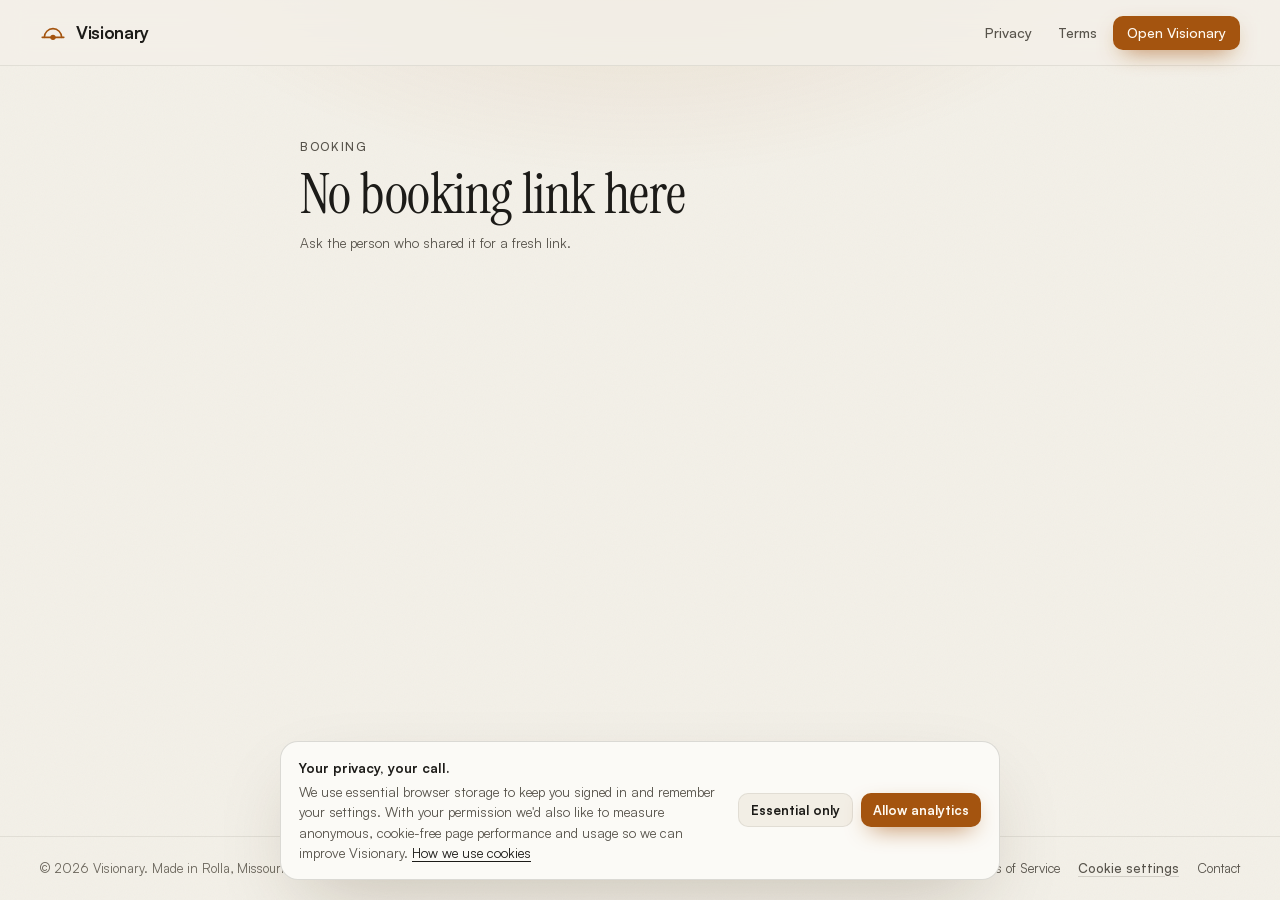
<file: book.html>
<!DOCTYPE html>
<html lang="en" data-theme="dark">
<head>
  <meta charset="UTF-8">
  <meta name="viewport" content="width=device-width, initial-scale=1.0, viewport-fit=cover">
  <title>Book time — Visionary</title>
  <meta name="description" content="Pick a time that works. Visionary shows only free slots, never private tasks.">
  <meta name="robots" content="noindex, nofollow">
  <link rel="canonical" href="https://visionary-llm24-bots-projects.vercel.app/book">
  <meta name="color-scheme" content="dark light">
  <meta name="theme-color" content="#0c0d10" media="(prefers-color-scheme: dark)">
  <meta name="theme-color" content="#f3f0e8" media="(prefers-color-scheme: light)">
  <meta property="og:type" content="website">
  <meta property="og:site_name" content="Visionary">
  <meta property="og:title" content="Book time — Visionary">
  <meta property="og:description" content="Pick a time that works. Visionary shows only free slots, never private tasks.">
  <meta property="og:url" content="https://visionary-llm24-bots-projects.vercel.app/book">
  <meta property="og:image" content="https://visionary-llm24-bots-projects.vercel.app/assets/og-image.jpg">
  <meta property="og:image:alt" content="Visionary logo and the words Show up, on purpose, above a glowing horizon arc">
  <meta name="twitter:card" content="summary_large_image">
  <link rel="icon" href="/favicon.ico" sizes="32x32">
  <link rel="icon" href="/assets/icons/favicon.svg" type="image/svg+xml">
  <link rel="apple-touch-icon" href="/assets/icons/apple-touch-icon.png">
  <link rel="manifest" href="/site.webmanifest">
  <script src="/js/theme-init.js"></script>
  <link rel="preload" href="/assets/fonts/satoshi-400.woff2" as="font" type="font/woff2" crossorigin>
  <link rel="preload" href="/assets/fonts/instrument-serif-400-latin.woff2" as="font" type="font/woff2" crossorigin>
  <link rel="stylesheet" href="/css/fonts.css">
  <link rel="stylesheet" href="/css/style.css">
</head>
<body class="doc-body" data-page="book">
  <div class="grain" aria-hidden="true"></div>
  <div class="horizon-glow" aria-hidden="true"></div>
  <a class="skip-link" href="#main">Skip to content</a>
  <header class="doc-top">
    <a class="brand" href="/" aria-label="Visionary home"><svg class="brand-mark" viewBox="0 0 48 48" fill="none" stroke="currentColor" stroke-width="3" stroke-linecap="round" aria-hidden="true"><path d="M8 32a16 16 0 0 1 32 0"/><path d="M4 32h40"/><circle cx="24" cy="32" r="5" fill="currentColor" stroke="none"/></svg><span>Visionary</span></a>
    <nav aria-label="Site">
      <a href="/privacy" class="hide-sm">Privacy</a>
      <a href="/terms" class="hide-sm">Terms</a>
      <a class="btn btn-primary btn-sm" href="/">Open Visionary</a>
    </nav>
  </header>
  <main class="book" id="main">
    <div id="bk-loading" class="book-state"><p class="eyebrow">Booking</p><h1 class="book-title">Checking availability…</h1><p class="subtitle">One moment.</p></div>
    <div id="bk-error" class="book-state" hidden><p class="eyebrow">Booking</p><h1 class="book-title" id="bk-error-title">Not available</h1><p class="subtitle" id="bk-error-text"></p></div>
    <div id="bk-done" class="book-state" hidden><p class="eyebrow">Request sent</p><h1 class="book-title">You're on the list.</h1><p class="subtitle" id="bk-done-text"></p><a class="btn btn-ghost btn-sm" href="/">What is Visionary?</a></div>
    <div id="bk-app" hidden>
      <header class="book-head"><p class="eyebrow">Booking</p><h1 class="book-title" id="bk-title">Book time</h1><p class="subtitle" id="bk-meta"></p></header>
      <section class="book-days" id="bk-days" aria-label="Days with open slots"></section>
      <section class="book-slots-wrap">
        <h2 class="book-slots-head" id="bk-slots-head"></h2>
        <div class="book-slots" id="bk-slots" role="group" aria-label="Open times"></div>
      </section>
      <form class="book-form card" id="bk-form" hidden novalidate>
        <p class="subtitle">Requesting <strong id="bk-chosen"></strong></p>
        <label class="field"><span class="field-label">Your name</span><input type="text" id="bk-name" maxlength="80" autocomplete="name" required></label>
        <label class="field"><span class="field-label">Email</span><input type="email" id="bk-email" maxlength="254" autocomplete="email" required></label>
        <label class="field"><span class="field-label">What's it about? <span class="subtitle">(optional)</span></span><textarea id="bk-note" rows="2" maxlength="500"></textarea></label>
        <p class="form-msg" id="bk-msg" role="status" aria-live="polite"></p>
        <button class="btn btn-primary" id="bk-submit" type="submit">Request this time</button>
        <p class="subtitle book-fine">Your name and email go only to the person you're booking with. See the <a href="/privacy">Privacy Policy</a>.</p>
      </form>
    </div>
  </main>
  <script src="/js/env.js"></script>
  <script src="/js/book.js"></script>
  <footer class="doc-foot">
    <span>© 2026 Visionary. Made in Rolla, Missouri.</span>
    <nav aria-label="Legal"><a href="/privacy">Privacy Policy</a><a href="/terms">Terms of Service</a><button type="button" class="link-inline" data-cookie-settings>Cookie settings</button><a href="mailto:louisl4764@gmail.com">Contact</a></nav>
  </footer>
  <div class="consent" id="consent-banner" role="region" aria-label="Cookie preferences" hidden>
    <div class="consent-text">
      <strong>Your privacy, your call.</strong>
      <p>We use essential browser storage to keep you signed in and remember your settings. With your permission we'd also like to measure anonymous, cookie-free page performance and usage so we can improve Visionary. <a href="/privacy#cookies">How we use cookies</a></p>
    </div>
    <div class="consent-actions">
      <button class="btn btn-ghost btn-sm" type="button" id="consent-decline">Essential only</button>
      <button class="btn btn-primary btn-sm" type="button" id="consent-accept">Allow analytics</button>
    </div>
  </div>
  <script src="/js/consent.js"></script>
  <script src="/js/site-content.js"></script>
</body>
</html>
</file>
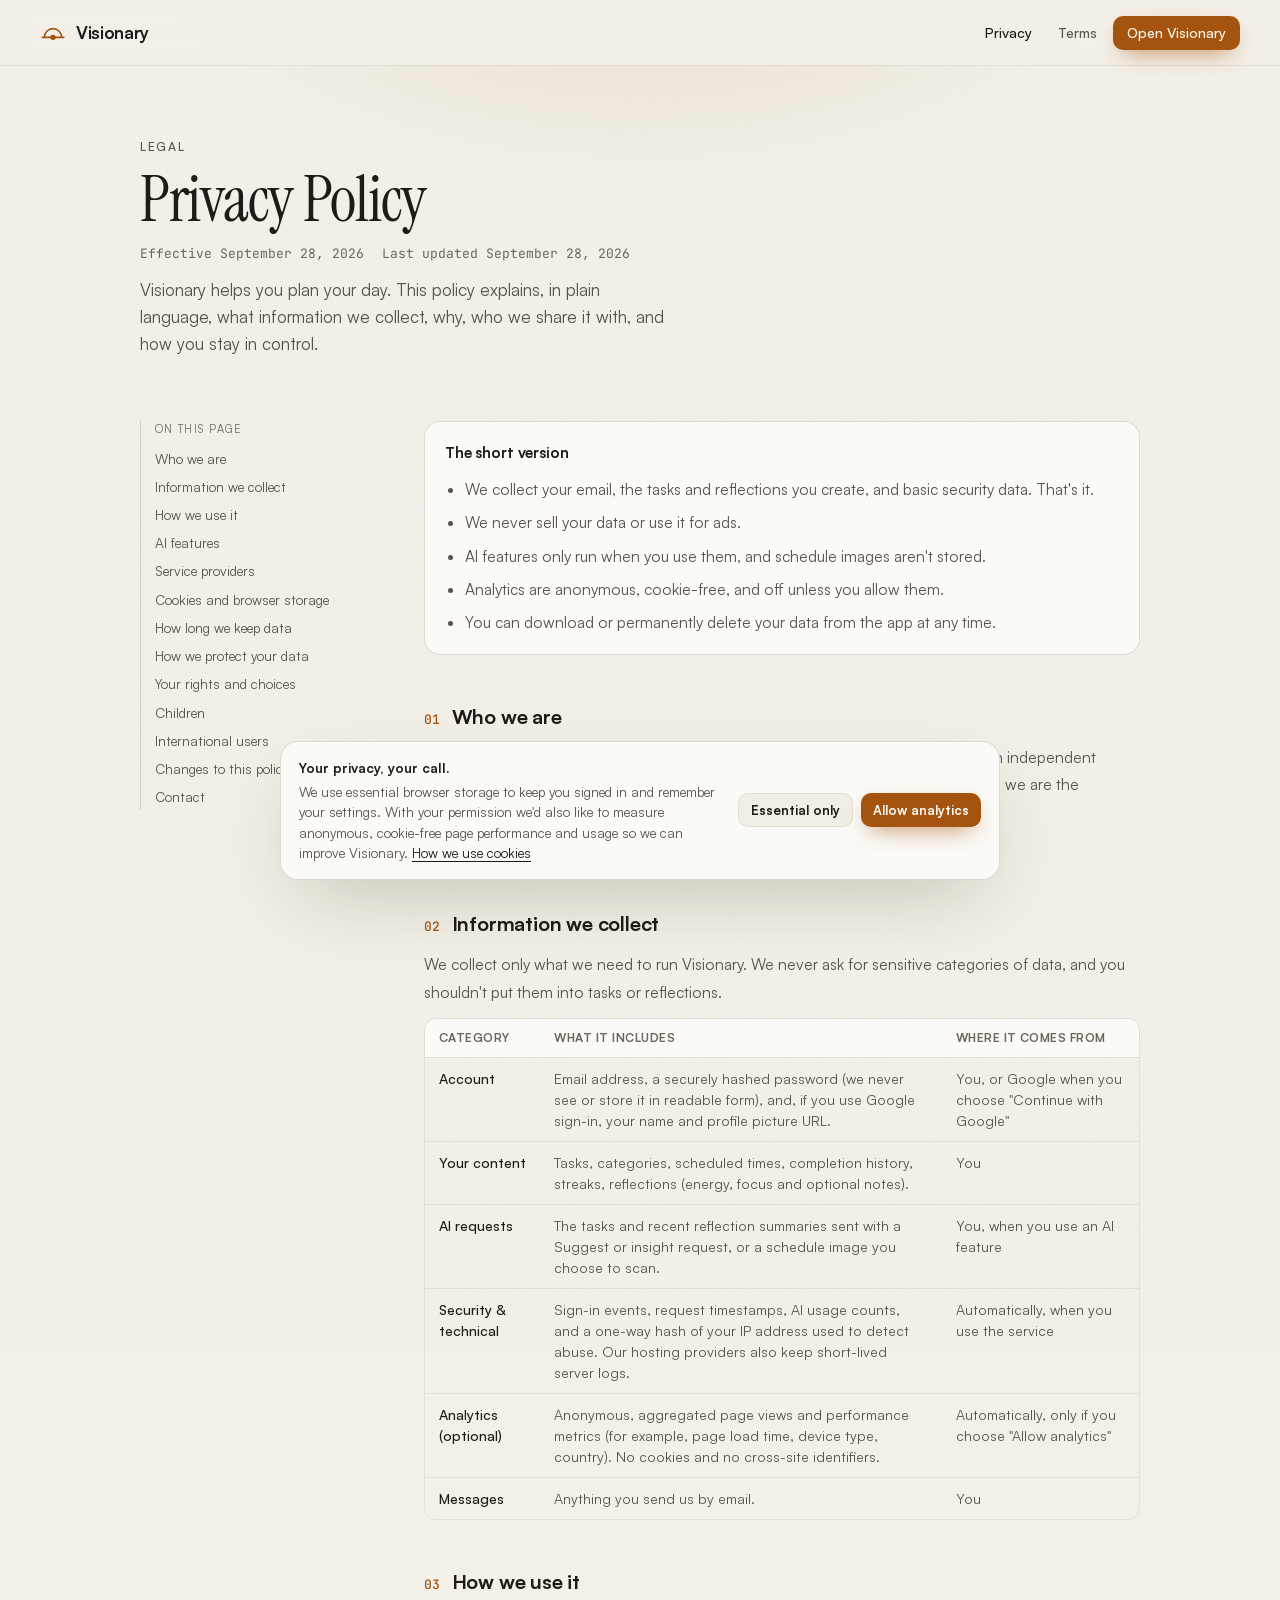
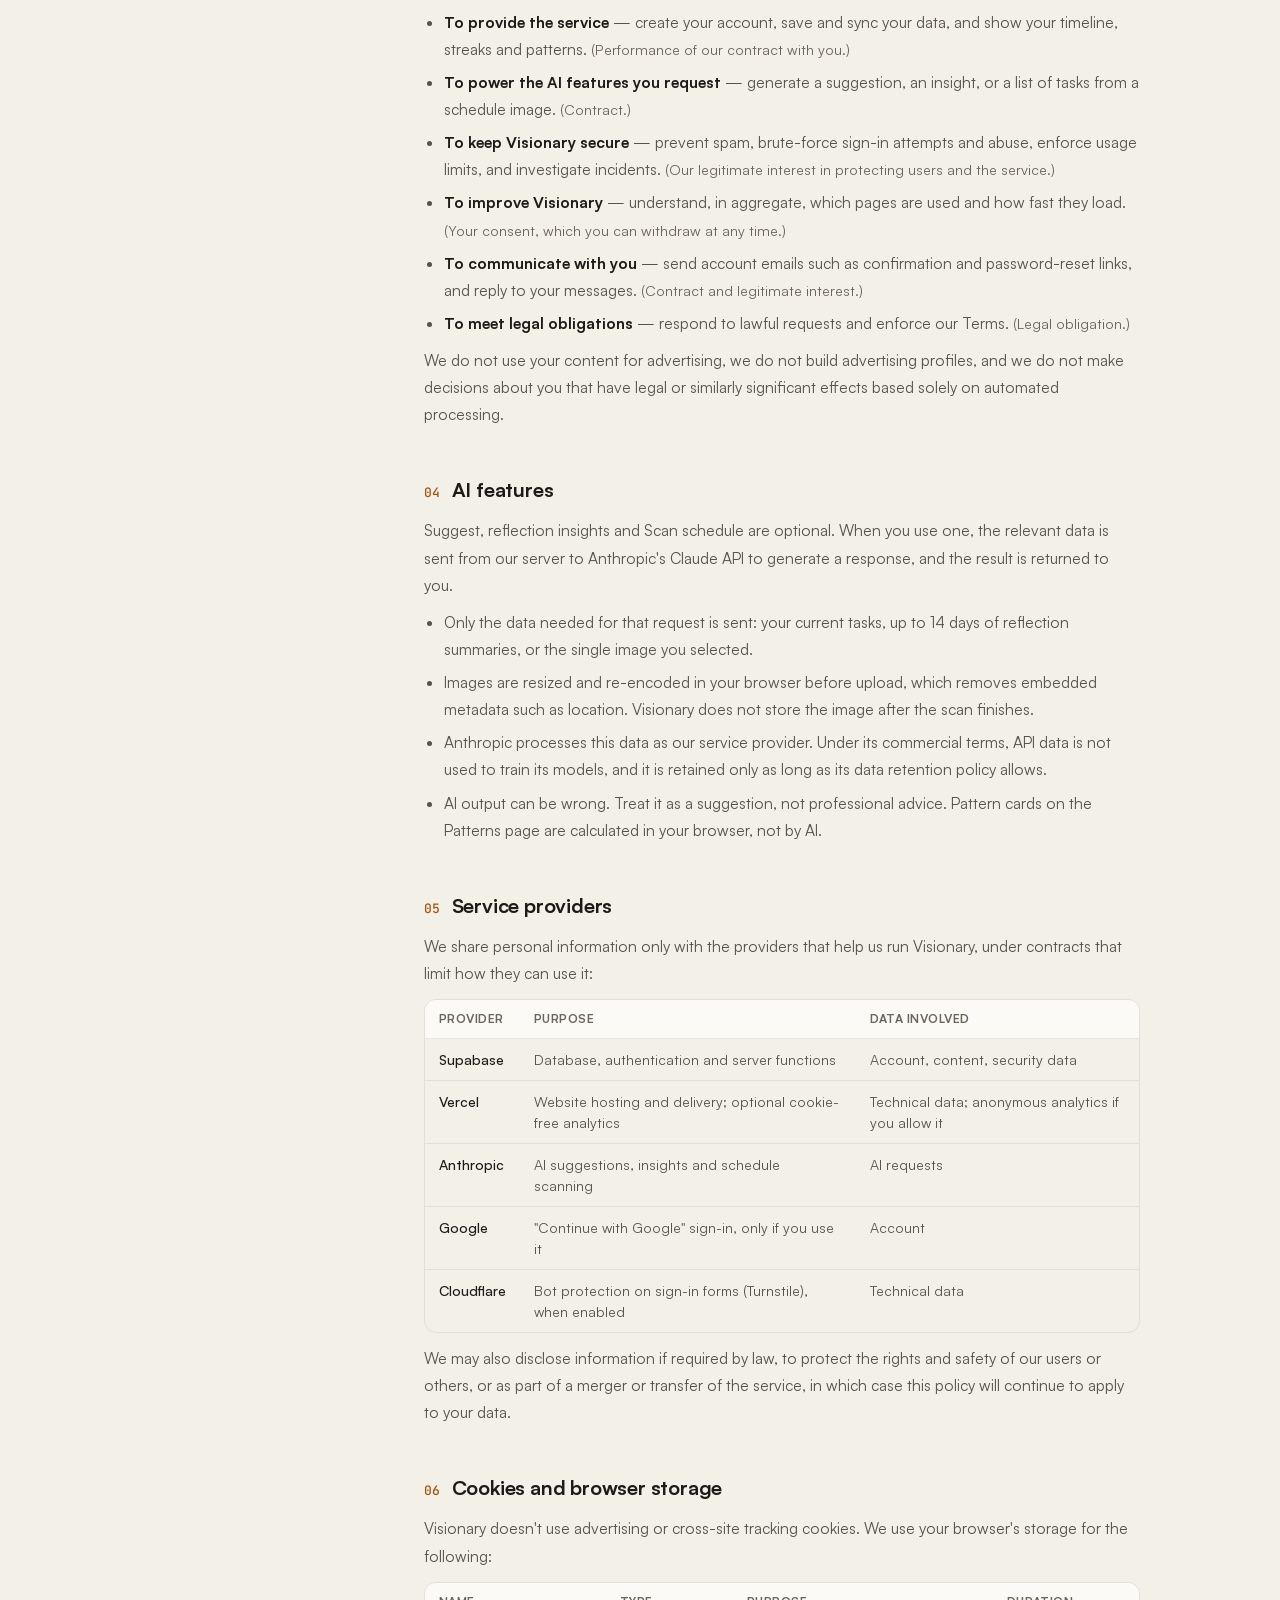
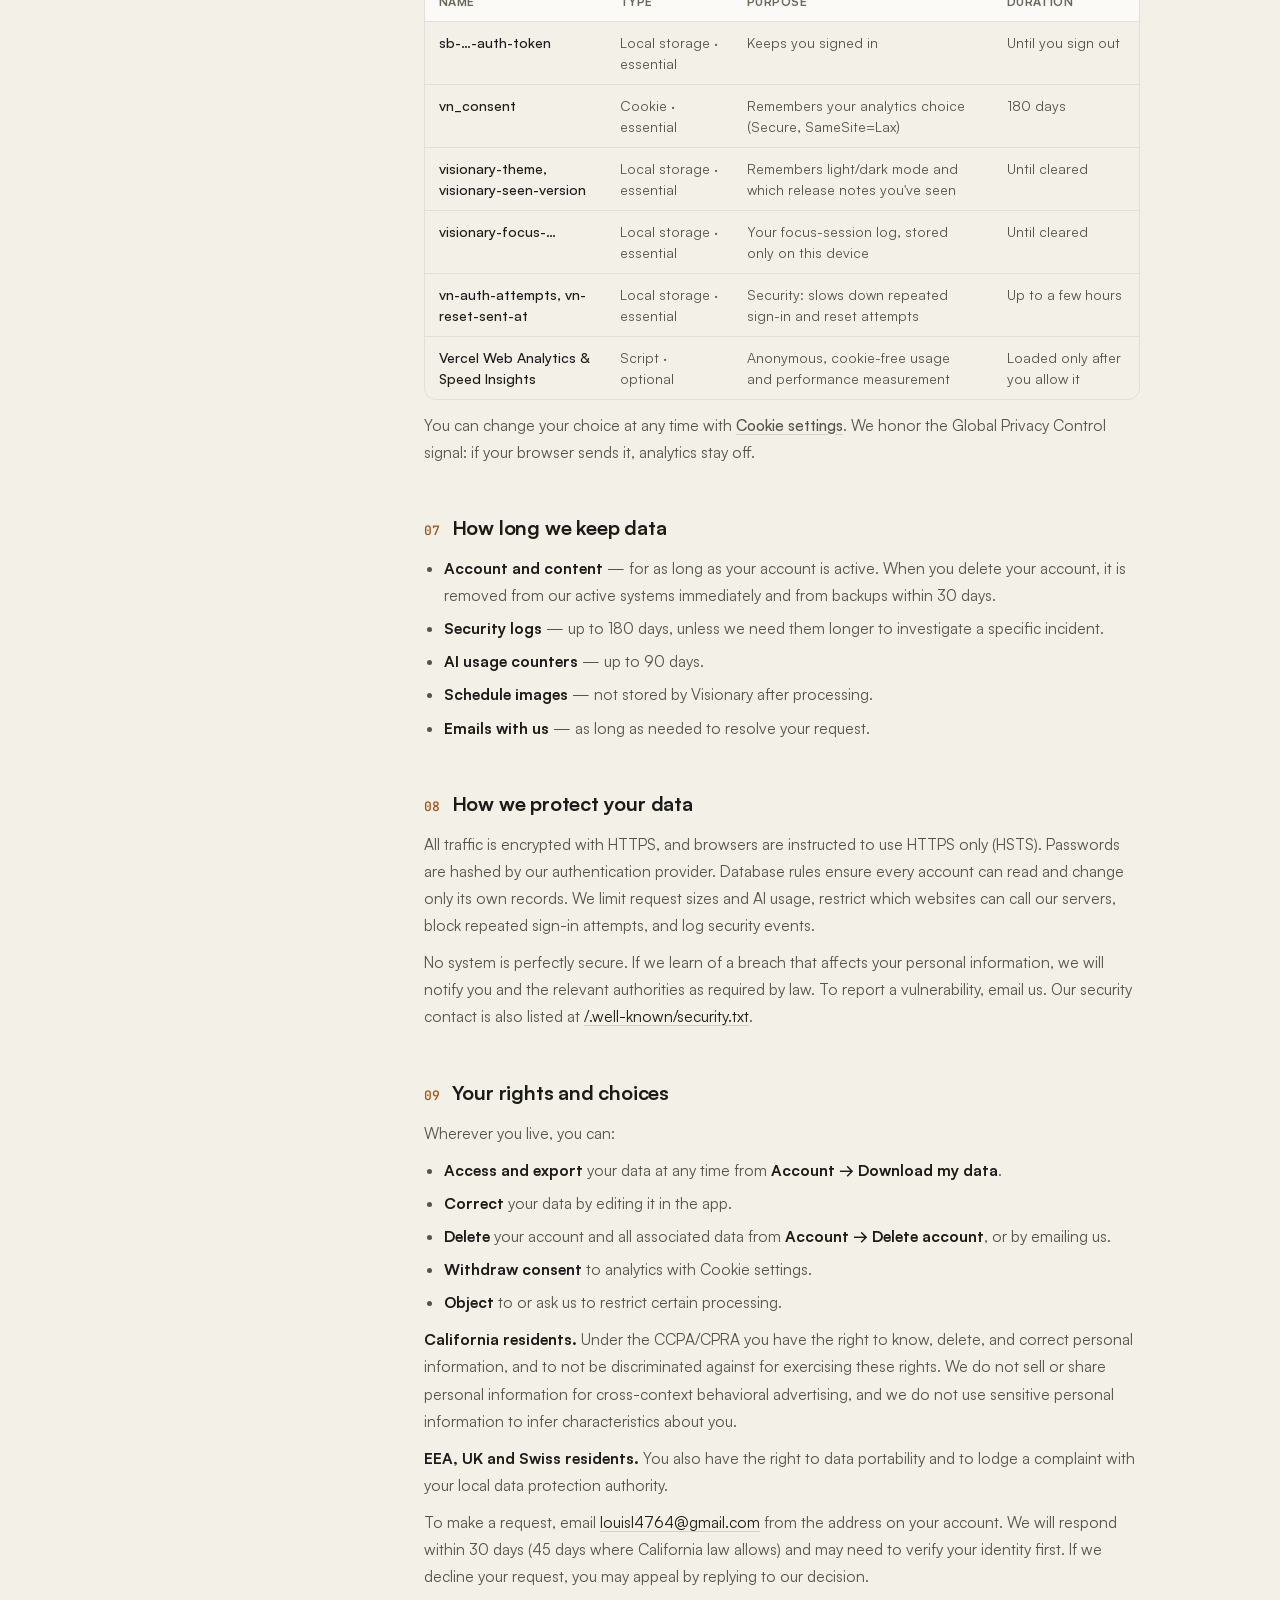
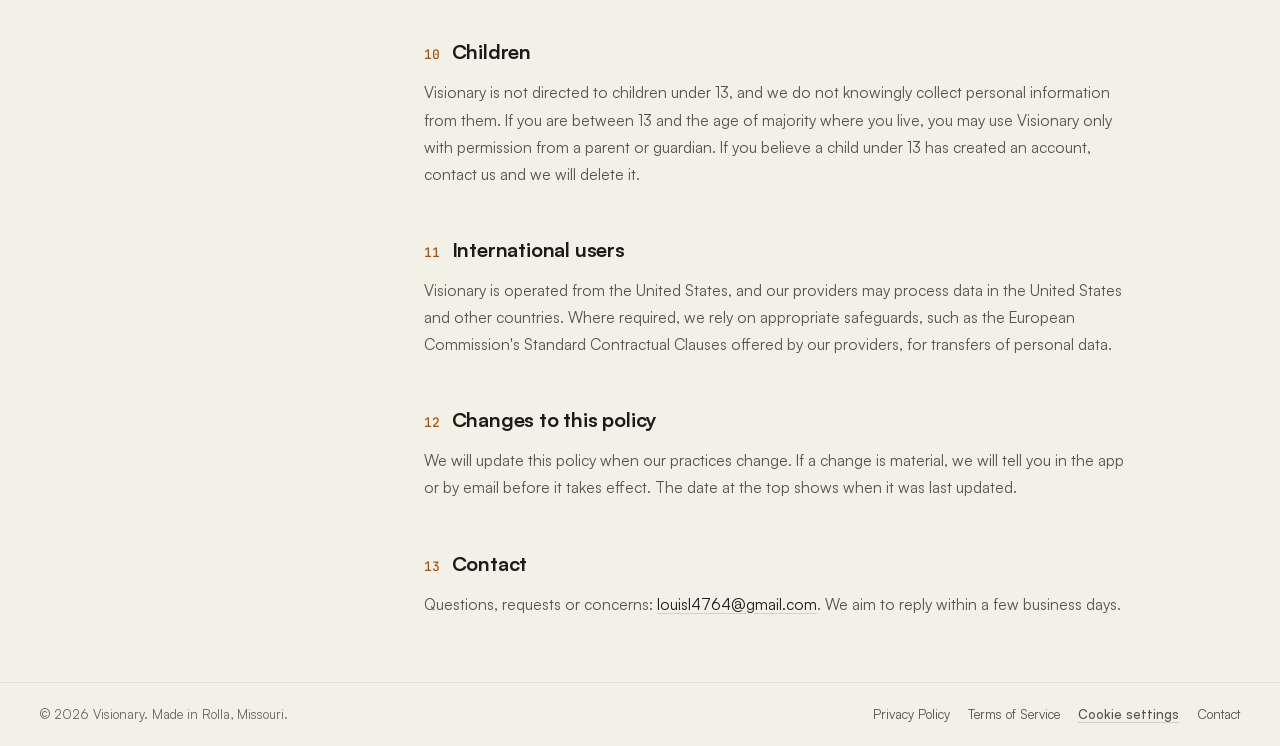
<file: privacy.html>
<!DOCTYPE html>
<html lang="en" data-theme="dark">
<head>
  <meta charset="UTF-8">
  <meta name="viewport" content="width=device-width, initial-scale=1.0, viewport-fit=cover">
  <title>Privacy Policy — Visionary</title>
  <meta name="description" content="How Visionary collects, uses and protects your information, and the choices you have.">
  <meta name="robots" content="index, follow">
  <link rel="canonical" href="https://visionary-llm24-bots-projects.vercel.app/privacy">
  <meta name="color-scheme" content="dark light">
  <meta name="theme-color" content="#0c0d10" media="(prefers-color-scheme: dark)">
  <meta name="theme-color" content="#f3f0e8" media="(prefers-color-scheme: light)">
  <meta property="og:type" content="website">
  <meta property="og:site_name" content="Visionary">
  <meta property="og:title" content="Privacy Policy — Visionary">
  <meta property="og:description" content="How Visionary collects, uses and protects your information, and the choices you have.">
  <meta property="og:url" content="https://visionary-llm24-bots-projects.vercel.app/privacy">
  <meta property="og:image" content="https://visionary-llm24-bots-projects.vercel.app/assets/og-image.jpg">
  <meta property="og:image:alt" content="Visionary logo and the words Show up, on purpose, above a glowing horizon arc">
  <meta name="twitter:card" content="summary_large_image">
  <link rel="icon" href="/favicon.ico" sizes="32x32">
  <link rel="icon" href="/assets/icons/favicon.svg" type="image/svg+xml">
  <link rel="apple-touch-icon" href="/assets/icons/apple-touch-icon.png">
  <link rel="manifest" href="/site.webmanifest">
  <script src="/js/theme-init.js"></script>
  <link rel="preload" href="/assets/fonts/satoshi-400.woff2" as="font" type="font/woff2" crossorigin>
  <link rel="preload" href="/assets/fonts/instrument-serif-400-latin.woff2" as="font" type="font/woff2" crossorigin>
  <link rel="stylesheet" href="/css/fonts.css">
  <link rel="stylesheet" href="/css/style.css">
</head>
<body class="doc-body" data-page="privacy">
  <div class="grain" aria-hidden="true"></div>
  <div class="horizon-glow" aria-hidden="true"></div>
  <a class="skip-link" href="#main">Skip to content</a>
  <header class="doc-top">
    <a class="brand" href="/" aria-label="Visionary home"><svg class="brand-mark" viewBox="0 0 48 48" fill="none" stroke="currentColor" stroke-width="3" stroke-linecap="round" aria-hidden="true"><path d="M8 32a16 16 0 0 1 32 0"/><path d="M4 32h40"/><circle cx="24" cy="32" r="5" fill="currentColor" stroke="none"/></svg><span>Visionary</span></a>
    <nav aria-label="Site">
      <a href="/privacy" aria-current="page" class="hide-sm">Privacy</a>
      <a href="/terms" class="hide-sm">Terms</a>
      <a class="btn btn-primary btn-sm" href="/">Open Visionary</a>
    </nav>
  </header>
  <main class="doc" id="main">
    <header class="doc-head" data-edit-region="head" data-edit-label="Page heading">
      <p class="eyebrow">Legal</p>
      <h1>Privacy Policy</h1>
      <div class="doc-meta"><span>Effective September 28, 2026</span><span>Last updated September 28, 2026</span></div>
      <p class="lede">Visionary helps you plan your day. This policy explains, in plain language, what information we collect, why, who we share it with, and how you stay in control.</p>
    </header>
    <nav class="doc-toc" aria-label="On this page">
      <p>On this page</p>
      <a href="#who">Who we are</a>
      <a href="#collect">Information we collect</a>
      <a href="#use">How we use it</a>
      <a href="#ai">AI features</a>
      <a href="#providers">Service providers</a>
      <a href="#cookies">Cookies and browser storage</a>
      <a href="#retention">How long we keep data</a>
      <a href="#security">How we protect your data</a>
      <a href="#rights">Your rights and choices</a>
      <a href="#children">Children</a>
      <a href="#international">International users</a>
      <a href="#changes">Changes to this policy</a>
      <a href="#contact">Contact</a>
    </nav>
    <article class="doc-content" data-edit-region="body" data-edit-label="Page content">
      <div class="doc-summary">
        <h2>The short version</h2>
        <ul>
          <li>We collect your email, the tasks and reflections you create, and basic security data. That's it.</li>
          <li>We never sell your data or use it for ads.</li>
          <li>AI features only run when you use them, and schedule images aren't stored.</li>
          <li>Analytics are anonymous, cookie-free, and off unless you allow them.</li>
          <li>You can download or permanently delete your data from the app at any time.</li>
        </ul>
      </div>
      <section id="who" aria-labelledby="who-h">
        <h2 id="who-h"><span class="num">01</span>Who we are</h2>
        <p>Visionary ("Visionary", "we", "us") is a daily planning web app operated by Louis Liu, an independent developer based in Missouri, United States. For the purposes of data protection law, we are the controller of the personal information described in this policy.</p>
        <p>You can reach us at any time at <a href="mailto:louisl4764@gmail.com">louisl4764@gmail.com</a>.</p>
      </section>
      <section id="collect" aria-labelledby="collect-h">
        <h2 id="collect-h"><span class="num">02</span>Information we collect</h2>
        <p>We collect only what we need to run Visionary. We never ask for sensitive categories of data, and you shouldn't put them into tasks or reflections.</p>
        <div class="doc-table-wrap"><table class="doc-table">
          <thead><tr><th scope="col">Category</th><th scope="col">What it includes</th><th scope="col">Where it comes from</th></tr></thead>
          <tbody>
            <tr><td>Account</td><td>Email address, a securely hashed password (we never see or store it in readable form), and, if you use Google sign-in, your name and profile picture URL.</td><td>You, or Google when you choose "Continue with Google"</td></tr>
            <tr><td>Your content</td><td>Tasks, categories, scheduled times, completion history, streaks, reflections (energy, focus and optional notes).</td><td>You</td></tr>
            <tr><td>AI requests</td><td>The tasks and recent reflection summaries sent with a Suggest or insight request, or a schedule image you choose to scan.</td><td>You, when you use an AI feature</td></tr>
            <tr><td>Security &amp; technical</td><td>Sign-in events, request timestamps, AI usage counts, and a one-way hash of your IP address used to detect abuse. Our hosting providers also keep short-lived server logs.</td><td>Automatically, when you use the service</td></tr>
            <tr><td>Analytics (optional)</td><td>Anonymous, aggregated page views and performance metrics (for example, page load time, device type, country). No cookies and no cross-site identifiers.</td><td>Automatically, only if you choose "Allow analytics"</td></tr>
            <tr><td>Messages</td><td>Anything you send us by email.</td><td>You</td></tr>
          </tbody>
        </table></div>
      </section>
      <section id="use" aria-labelledby="use-h">
        <h2 id="use-h"><span class="num">03</span>How we use it</h2>
        <ul>
          <li><strong>To provide the service</strong> — create your account, save and sync your data, and show your timeline, streaks and patterns. <em class="doc-basis">(Performance of our contract with you.)</em></li>
          <li><strong>To power the AI features you request</strong> — generate a suggestion, an insight, or a list of tasks from a schedule image. <em class="doc-basis">(Contract.)</em></li>
          <li><strong>To keep Visionary secure</strong> — prevent spam, brute-force sign-in attempts and abuse, enforce usage limits, and investigate incidents. <em class="doc-basis">(Our legitimate interest in protecting users and the service.)</em></li>
          <li><strong>To improve Visionary</strong> — understand, in aggregate, which pages are used and how fast they load. <em class="doc-basis">(Your consent, which you can withdraw at any time.)</em></li>
          <li><strong>To communicate with you</strong> — send account emails such as confirmation and password-reset links, and reply to your messages. <em class="doc-basis">(Contract and legitimate interest.)</em></li>
          <li><strong>To meet legal obligations</strong> — respond to lawful requests and enforce our Terms. <em class="doc-basis">(Legal obligation.)</em></li>
        </ul>
        <p>We do not use your content for advertising, we do not build advertising profiles, and we do not make decisions about you that have legal or similarly significant effects based solely on automated processing.</p>
      </section>
      <section id="ai" aria-labelledby="ai-h">
        <h2 id="ai-h"><span class="num">04</span>AI features</h2>
        <p>Suggest, reflection insights and Scan schedule are optional. When you use one, the relevant data is sent from our server to Anthropic's Claude API to generate a response, and the result is returned to you.</p>
        <ul>
          <li>Only the data needed for that request is sent: your current tasks, up to 14 days of reflection summaries, or the single image you selected.</li>
          <li>Images are resized and re-encoded in your browser before upload, which removes embedded metadata such as location. Visionary does not store the image after the scan finishes.</li>
          <li>Anthropic processes this data as our service provider. Under its commercial terms, API data is not used to train its models, and it is retained only as long as its data retention policy allows.</li>
          <li>AI output can be wrong. Treat it as a suggestion, not professional advice. Pattern cards on the Patterns page are calculated in your browser, not by AI.</li>
        </ul>
      </section>
      <section id="providers" aria-labelledby="providers-h">
        <h2 id="providers-h"><span class="num">05</span>Service providers</h2>
        <p>We share personal information only with the providers that help us run Visionary, under contracts that limit how they can use it:</p>
        <div class="doc-table-wrap"><table class="doc-table">
          <thead><tr><th scope="col">Provider</th><th scope="col">Purpose</th><th scope="col">Data involved</th></tr></thead>
          <tbody>
            <tr><td>Supabase</td><td>Database, authentication and server functions</td><td>Account, content, security data</td></tr>
            <tr><td>Vercel</td><td>Website hosting and delivery; optional cookie-free analytics</td><td>Technical data; anonymous analytics if you allow it</td></tr>
            <tr><td>Anthropic</td><td>AI suggestions, insights and schedule scanning</td><td>AI requests</td></tr>
            <tr><td>Google</td><td>"Continue with Google" sign-in, only if you use it</td><td>Account</td></tr>
            <tr><td>Cloudflare</td><td>Bot protection on sign-in forms (Turnstile), when enabled</td><td>Technical data</td></tr>
          </tbody>
        </table></div>
        <p>We may also disclose information if required by law, to protect the rights and safety of our users or others, or as part of a merger or transfer of the service, in which case this policy will continue to apply to your data.</p>
      </section>
      <section id="cookies" aria-labelledby="cookies-h">
        <h2 id="cookies-h"><span class="num">06</span>Cookies and browser storage</h2>
        <p>Visionary doesn't use advertising or cross-site tracking cookies. We use your browser's storage for the following:</p>
        <div class="doc-table-wrap"><table class="doc-table">
          <thead><tr><th scope="col">Name</th><th scope="col">Type</th><th scope="col">Purpose</th><th scope="col">Duration</th></tr></thead>
          <tbody>
            <tr><td>sb-…-auth-token</td><td>Local storage · essential</td><td>Keeps you signed in</td><td>Until you sign out</td></tr>
            <tr><td>vn_consent</td><td>Cookie · essential</td><td>Remembers your analytics choice (Secure, SameSite=Lax)</td><td>180 days</td></tr>
            <tr><td>visionary-theme, visionary-seen-version</td><td>Local storage · essential</td><td>Remembers light/dark mode and which release notes you've seen</td><td>Until cleared</td></tr>
            <tr><td>visionary-focus-…</td><td>Local storage · essential</td><td>Your focus-session log, stored only on this device</td><td>Until cleared</td></tr>
            <tr><td>vn-auth-attempts, vn-reset-sent-at</td><td>Local storage · essential</td><td>Security: slows down repeated sign-in and reset attempts</td><td>Up to a few hours</td></tr>
            <tr><td>Vercel Web Analytics &amp; Speed Insights</td><td>Script · optional</td><td>Anonymous, cookie-free usage and performance measurement</td><td>Loaded only after you allow it</td></tr>
          </tbody>
        </table></div>
        <p>You can change your choice at any time with <button type="button" class="link-inline" data-cookie-settings>Cookie settings</button>. We honor the Global Privacy Control signal: if your browser sends it, analytics stay off.</p>
      </section>
      <section id="retention" aria-labelledby="retention-h">
        <h2 id="retention-h"><span class="num">07</span>How long we keep data</h2>
        <ul>
          <li><strong>Account and content</strong> — for as long as your account is active. When you delete your account, it is removed from our active systems immediately and from backups within 30 days.</li>
          <li><strong>Security logs</strong> — up to 180 days, unless we need them longer to investigate a specific incident.</li>
          <li><strong>AI usage counters</strong> — up to 90 days.</li>
          <li><strong>Schedule images</strong> — not stored by Visionary after processing.</li>
          <li><strong>Emails with us</strong> — as long as needed to resolve your request.</li>
        </ul>
      </section>
      <section id="security" aria-labelledby="security-h">
        <h2 id="security-h"><span class="num">08</span>How we protect your data</h2>
        <p>All traffic is encrypted with HTTPS, and browsers are instructed to use HTTPS only (HSTS). Passwords are hashed by our authentication provider. Database rules ensure every account can read and change only its own records. We limit request sizes and AI usage, restrict which websites can call our servers, block repeated sign-in attempts, and log security events.</p>
        <p>No system is perfectly secure. If we learn of a breach that affects your personal information, we will notify you and the relevant authorities as required by law. To report a vulnerability, email us. Our security contact is also listed at <a href="/.well-known/security.txt">/.well-known/security.txt</a>.</p>
      </section>
      <section id="rights" aria-labelledby="rights-h">
        <h2 id="rights-h"><span class="num">09</span>Your rights and choices</h2>
        <p>Wherever you live, you can:</p>
        <ul>
          <li><strong>Access and export</strong> your data at any time from <strong>Account → Download my data</strong>.</li>
          <li><strong>Correct</strong> your data by editing it in the app.</li>
          <li><strong>Delete</strong> your account and all associated data from <strong>Account → Delete account</strong>, or by emailing us.</li>
          <li><strong>Withdraw consent</strong> to analytics with Cookie settings.</li>
          <li><strong>Object</strong> to or ask us to restrict certain processing.</li>
        </ul>
        <p><strong>California residents.</strong> Under the CCPA/CPRA you have the right to know, delete, and correct personal information, and to not be discriminated against for exercising these rights. We do not sell or share personal information for cross-context behavioral advertising, and we do not use sensitive personal information to infer characteristics about you.</p>
        <p><strong>EEA, UK and Swiss residents.</strong> You also have the right to data portability and to lodge a complaint with your local data protection authority.</p>
        <p>To make a request, email <a href="mailto:louisl4764@gmail.com">louisl4764@gmail.com</a> from the address on your account. We will respond within 30 days (45 days where California law allows) and may need to verify your identity first. If we decline your request, you may appeal by replying to our decision.</p>
      </section>
      <section id="children" aria-labelledby="children-h">
        <h2 id="children-h"><span class="num">10</span>Children</h2>
        <p>Visionary is not directed to children under 13, and we do not knowingly collect personal information from them. If you are between 13 and the age of majority where you live, you may use Visionary only with permission from a parent or guardian. If you believe a child under 13 has created an account, contact us and we will delete it.</p>
      </section>
      <section id="international" aria-labelledby="international-h">
        <h2 id="international-h"><span class="num">11</span>International users</h2>
        <p>Visionary is operated from the United States, and our providers may process data in the United States and other countries. Where required, we rely on appropriate safeguards, such as the European Commission's Standard Contractual Clauses offered by our providers, for transfers of personal data.</p>
      </section>
      <section id="changes" aria-labelledby="changes-h">
        <h2 id="changes-h"><span class="num">12</span>Changes to this policy</h2>
        <p>We will update this policy when our practices change. If a change is material, we will tell you in the app or by email before it takes effect. The date at the top shows when it was last updated.</p>
      </section>
      <section id="contact" aria-labelledby="contact-h">
        <h2 id="contact-h"><span class="num">13</span>Contact</h2>
        <p>Questions, requests or concerns: <a href="mailto:louisl4764@gmail.com">louisl4764@gmail.com</a>. We aim to reply within a few business days.</p>
      </section>
    </article>
  </main>
  <footer class="doc-foot">
    <span>© 2026 Visionary. Made in Rolla, Missouri.</span>
    <nav aria-label="Legal"><a href="/privacy">Privacy Policy</a><a href="/terms">Terms of Service</a><button type="button" class="link-inline" data-cookie-settings>Cookie settings</button><a href="mailto:louisl4764@gmail.com">Contact</a></nav>
  </footer>
  <div class="consent" id="consent-banner" role="region" aria-label="Cookie preferences" hidden>
    <div class="consent-text">
      <strong>Your privacy, your call.</strong>
      <p>We use essential browser storage to keep you signed in and remember your settings. With your permission we'd also like to measure anonymous, cookie-free page performance and usage so we can improve Visionary. <a href="/privacy#cookies">How we use cookies</a></p>
    </div>
    <div class="consent-actions">
      <button class="btn btn-ghost btn-sm" type="button" id="consent-decline">Essential only</button>
      <button class="btn btn-primary btn-sm" type="button" id="consent-accept">Allow analytics</button>
    </div>
  </div>
  <script src="/js/consent.js"></script>
  <script src="/js/env.js"></script>
  <script src="/js/site-content.js"></script>
</body>
</html>
</file>
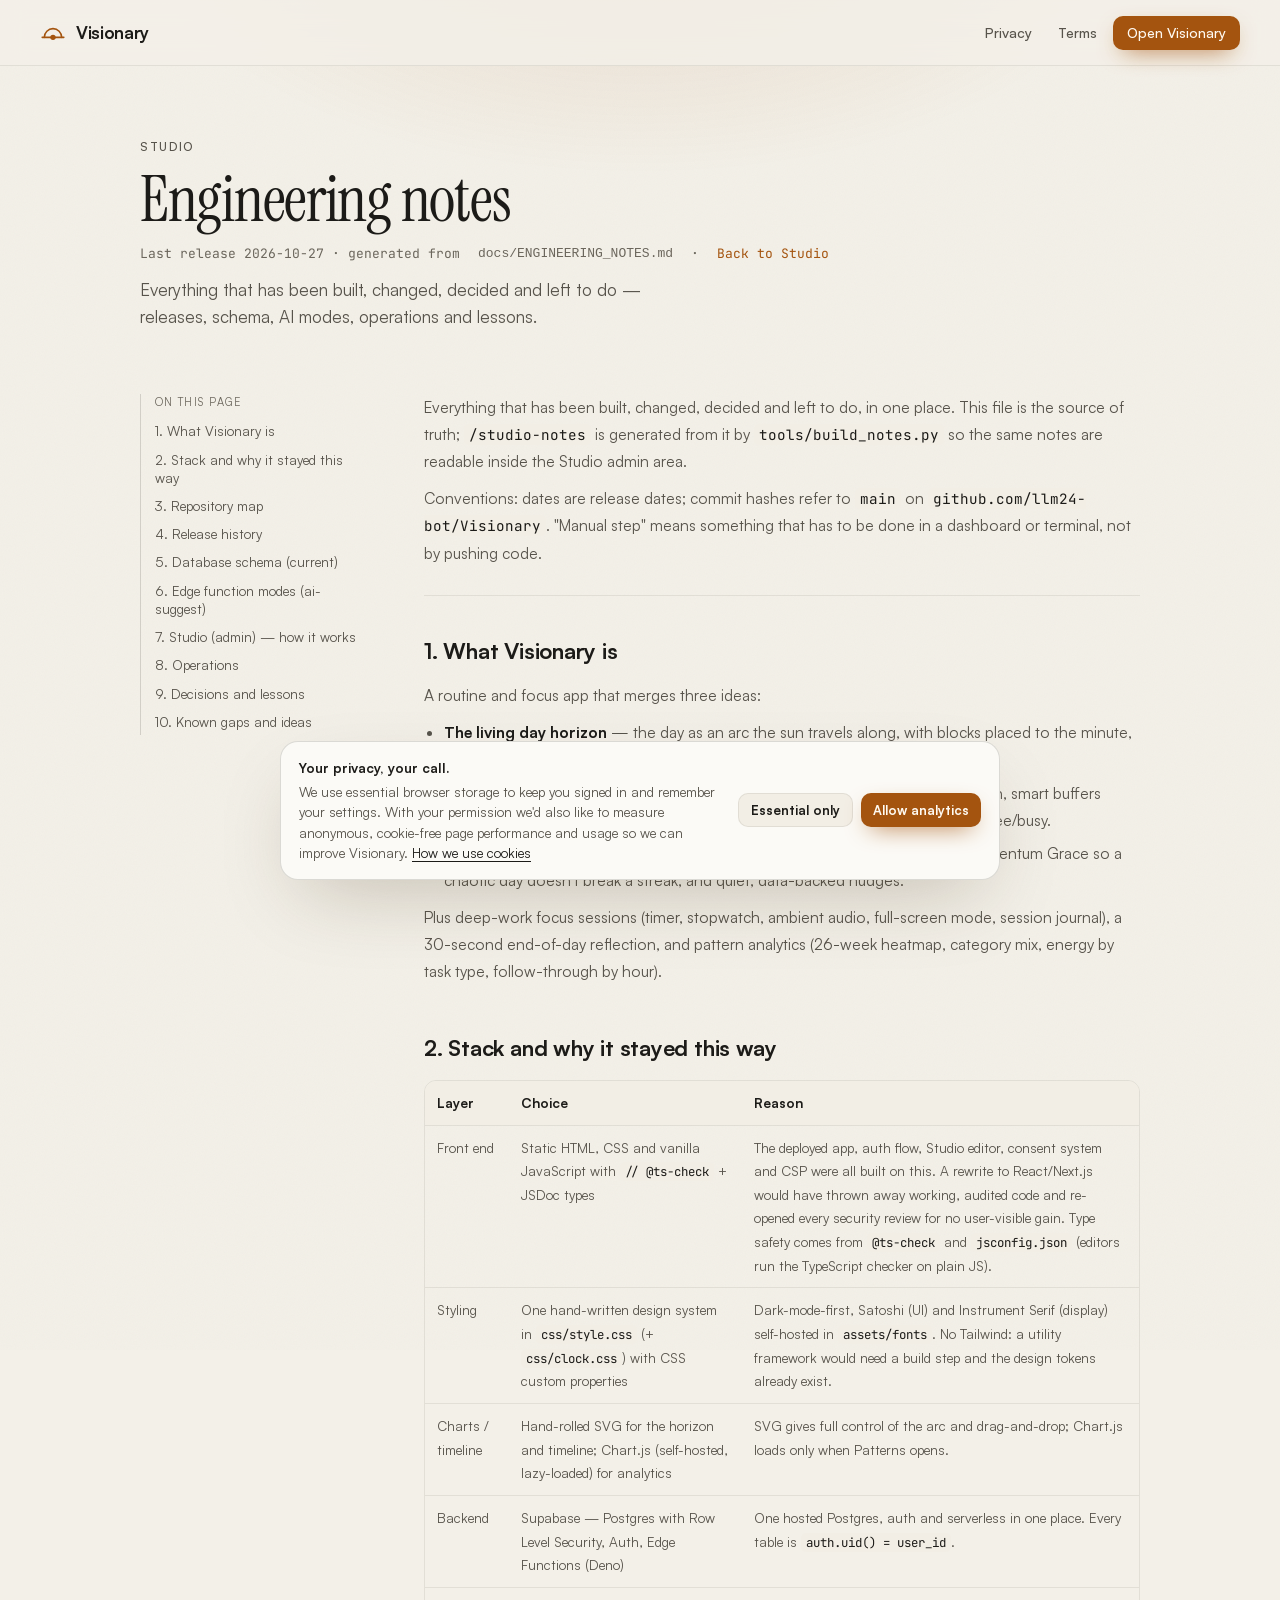
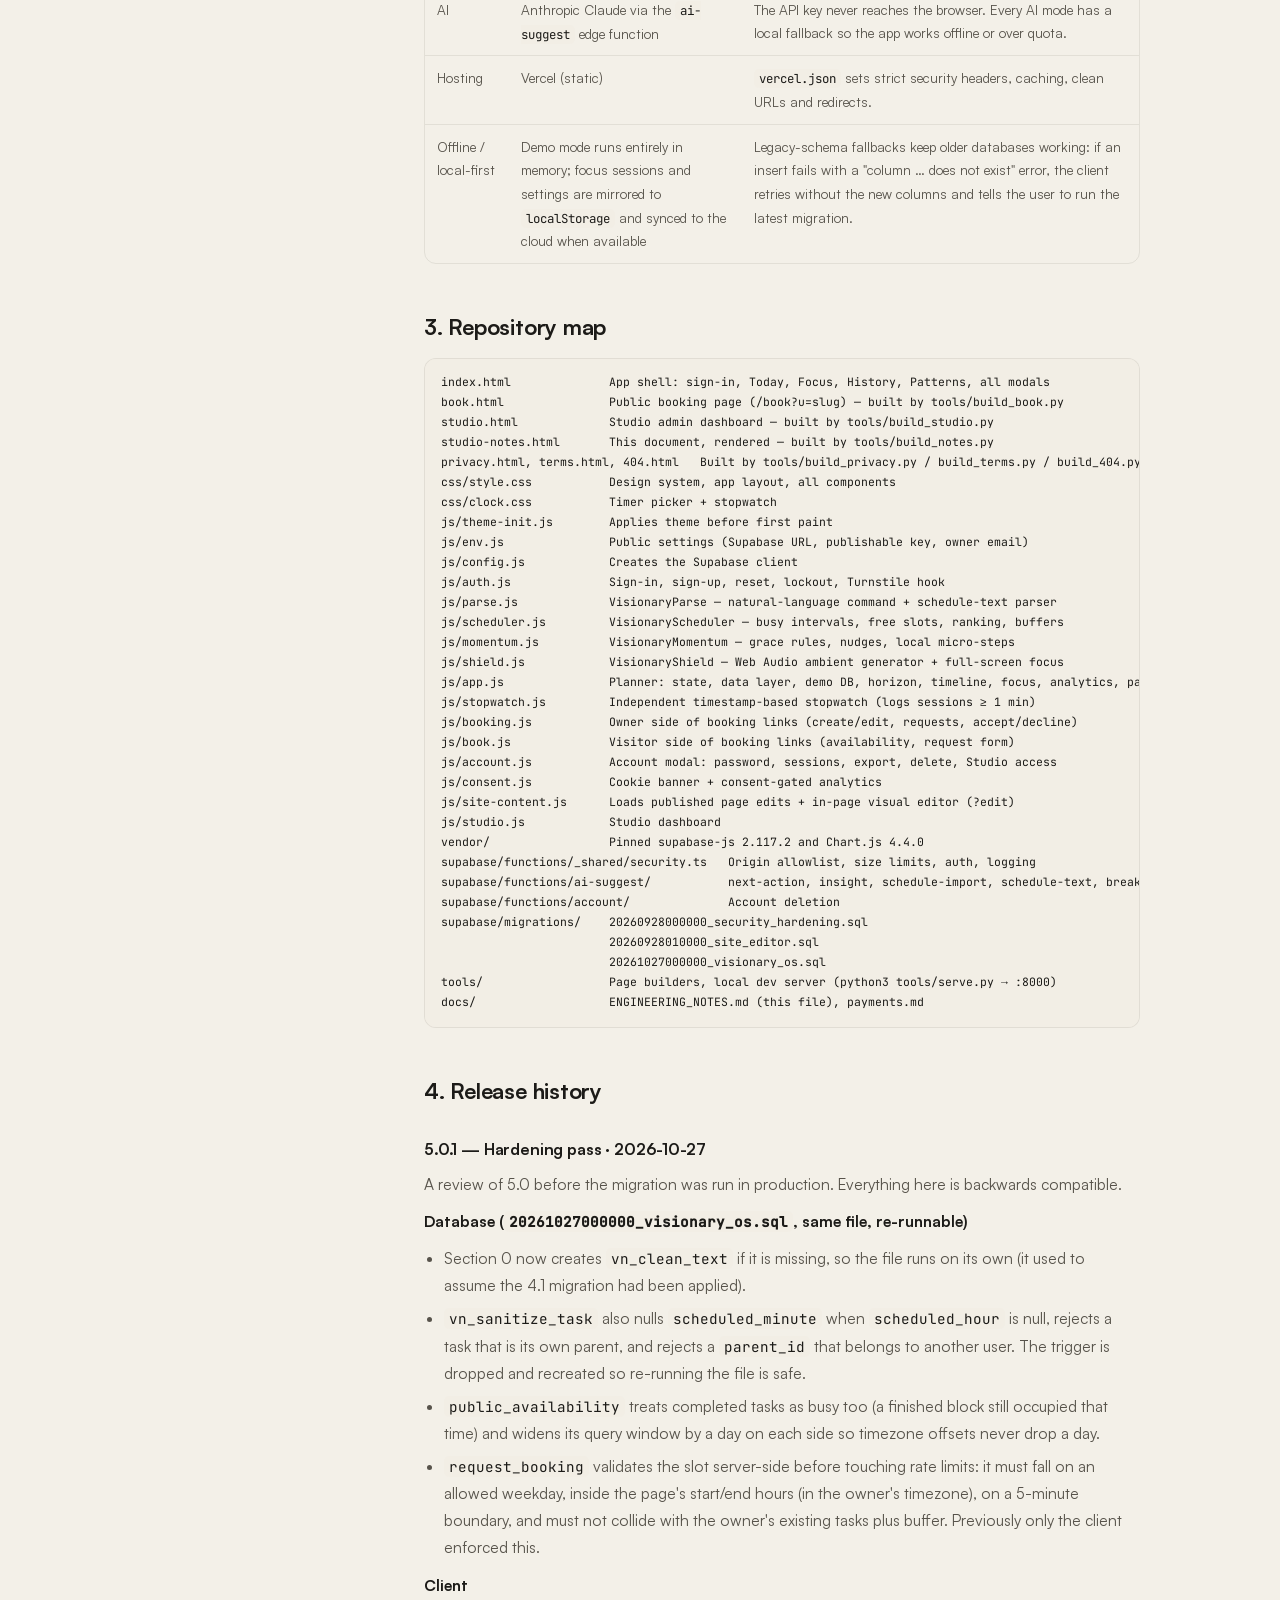
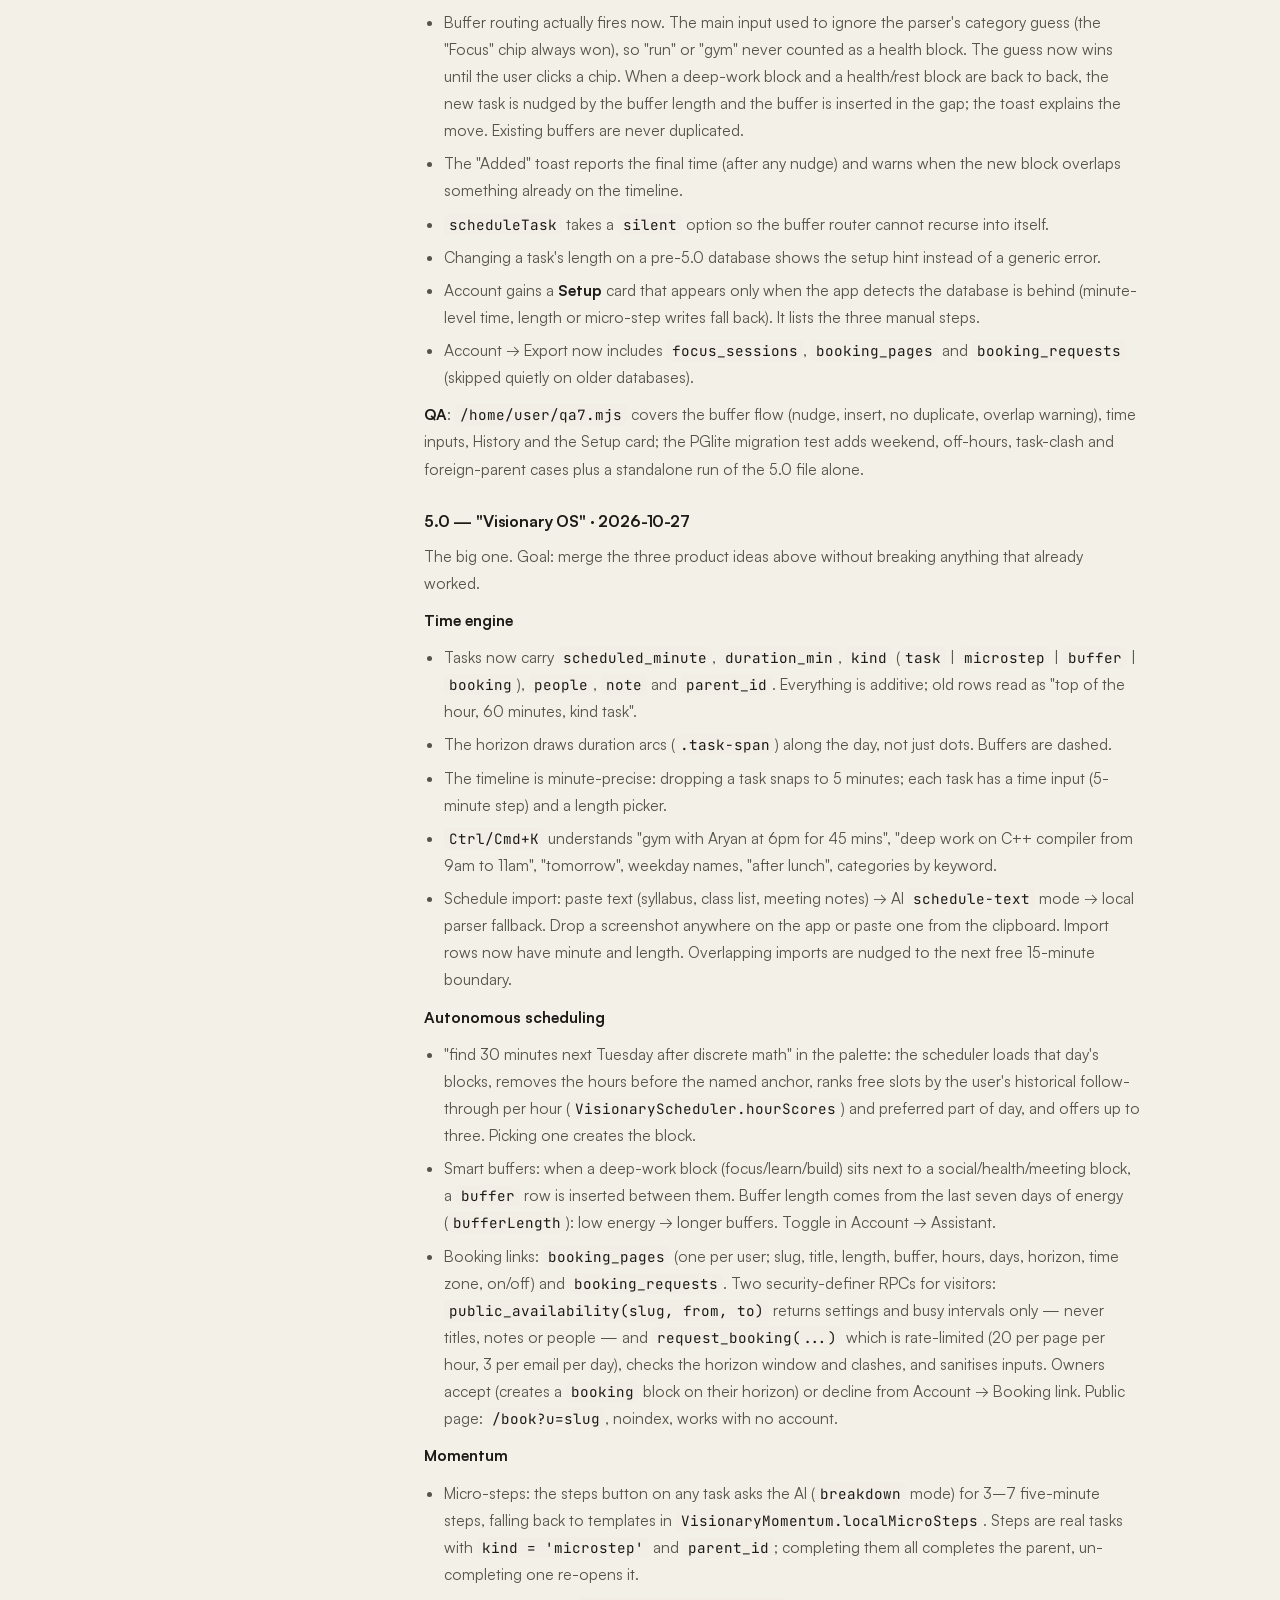
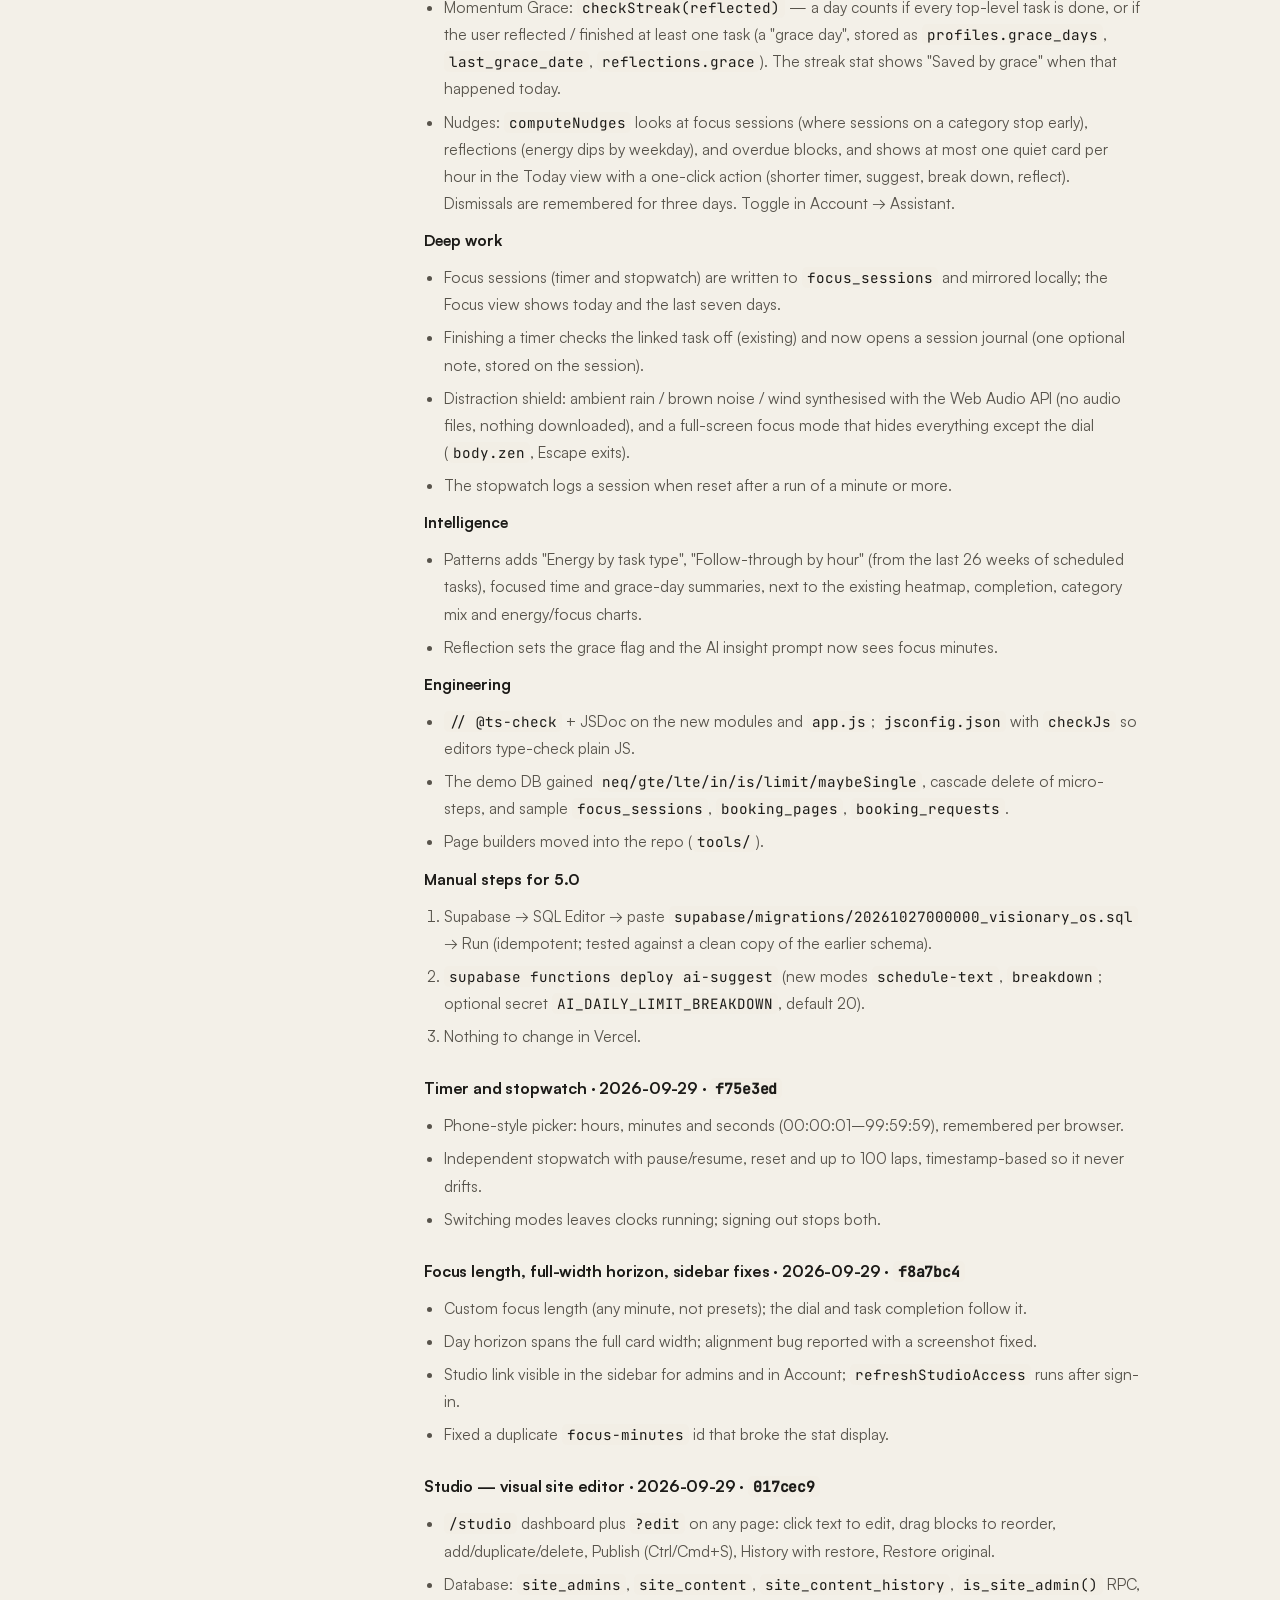
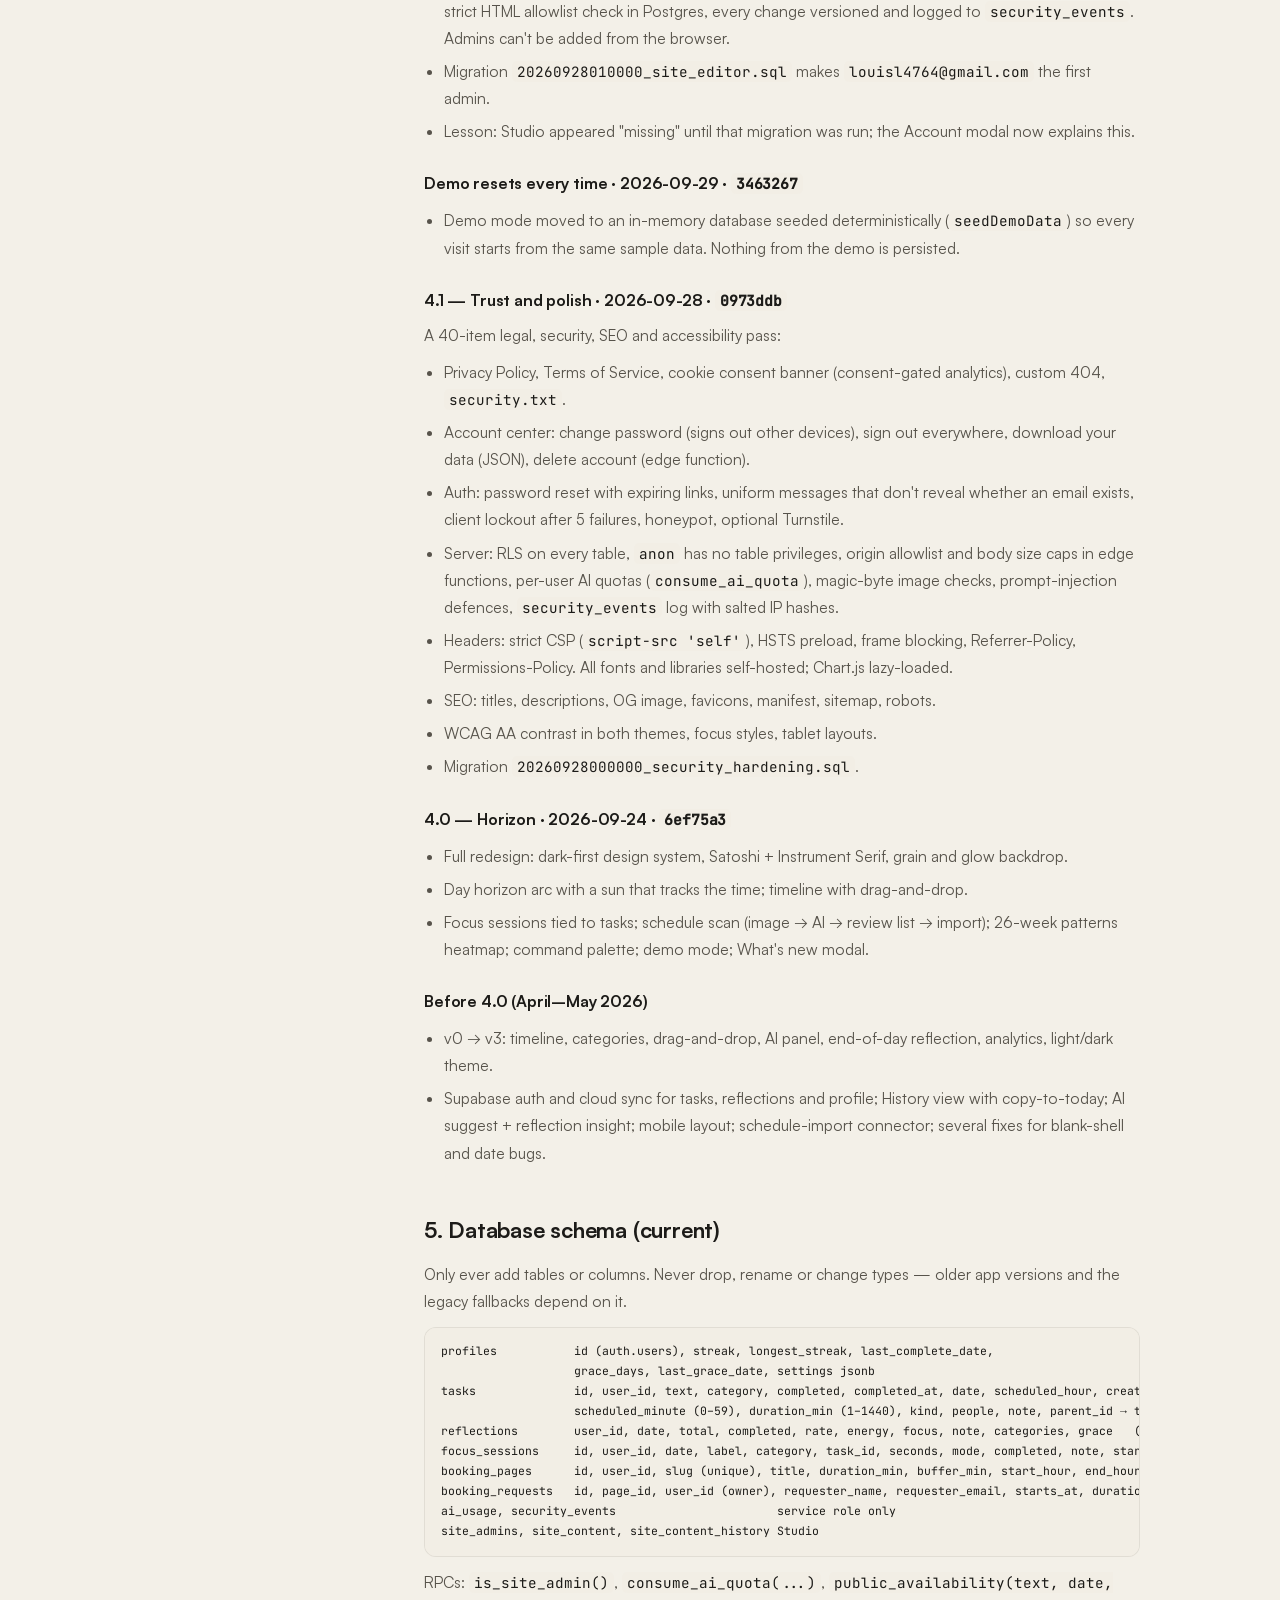
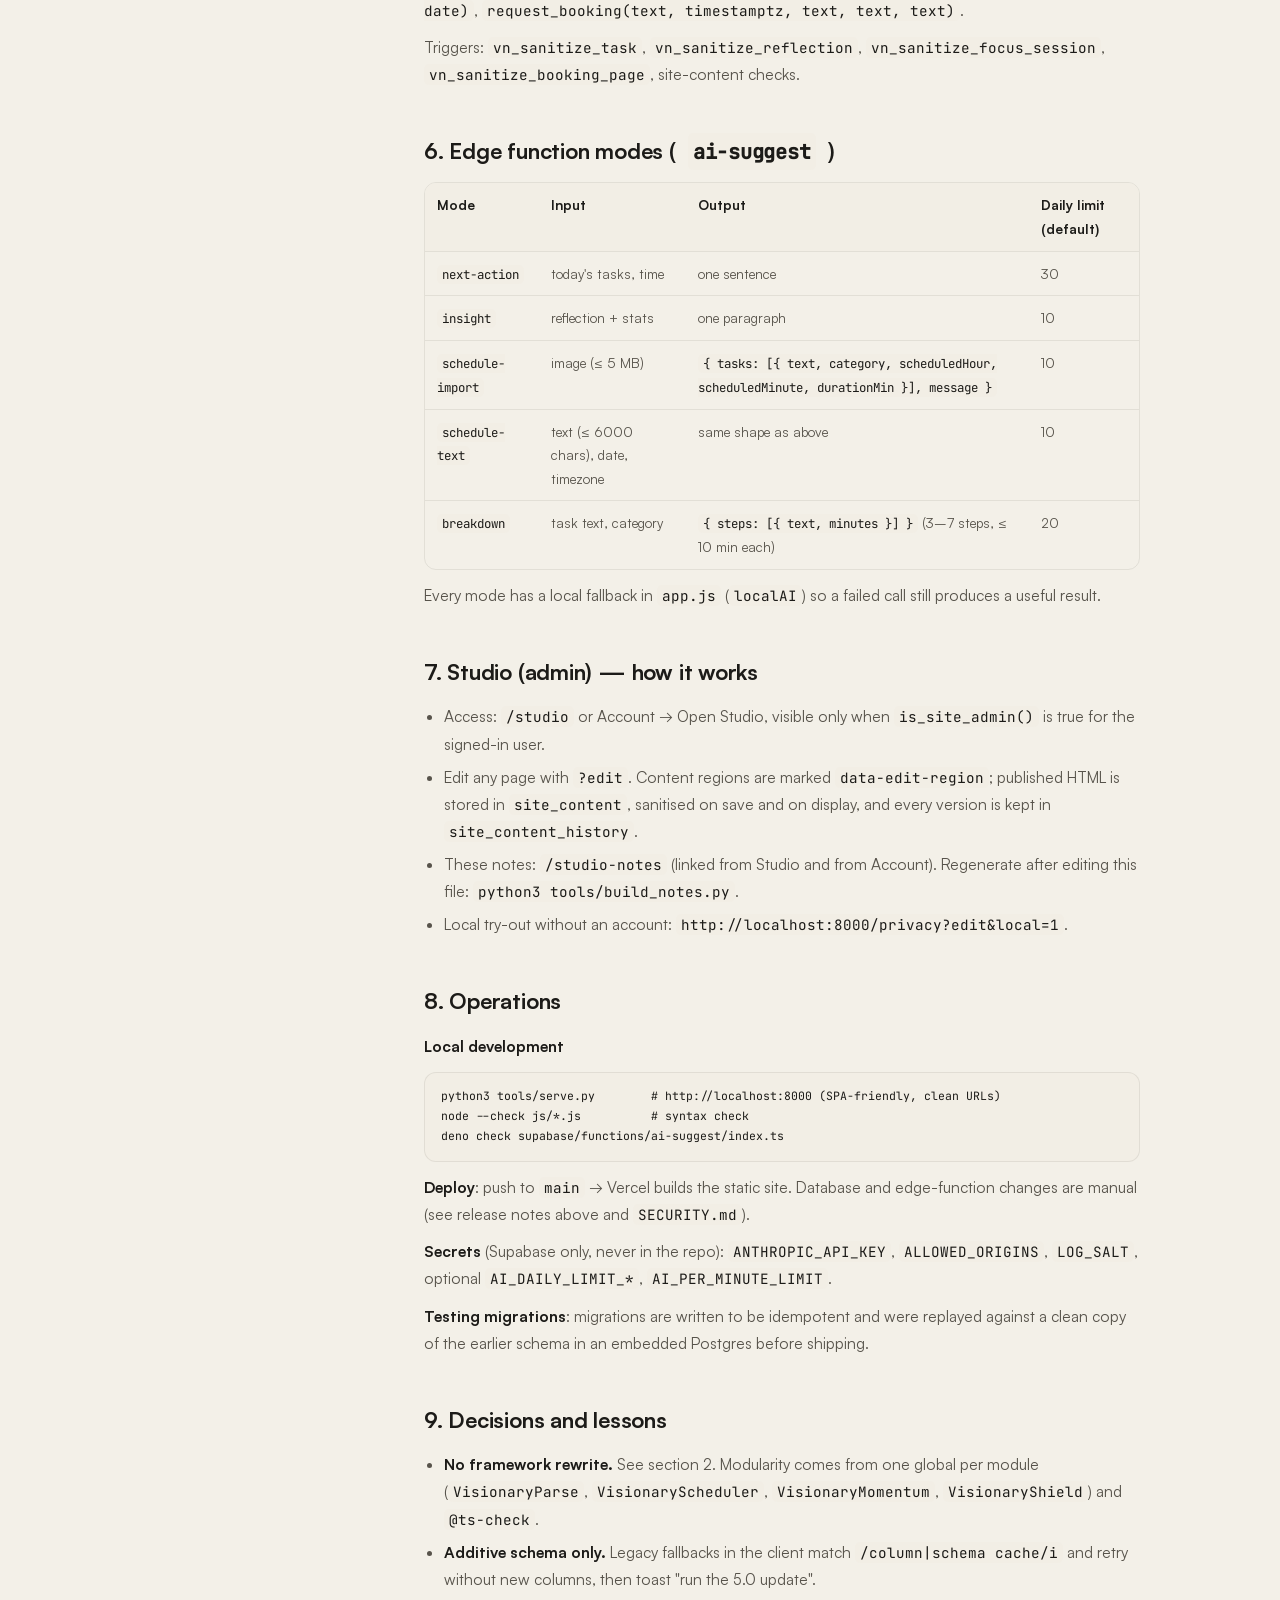
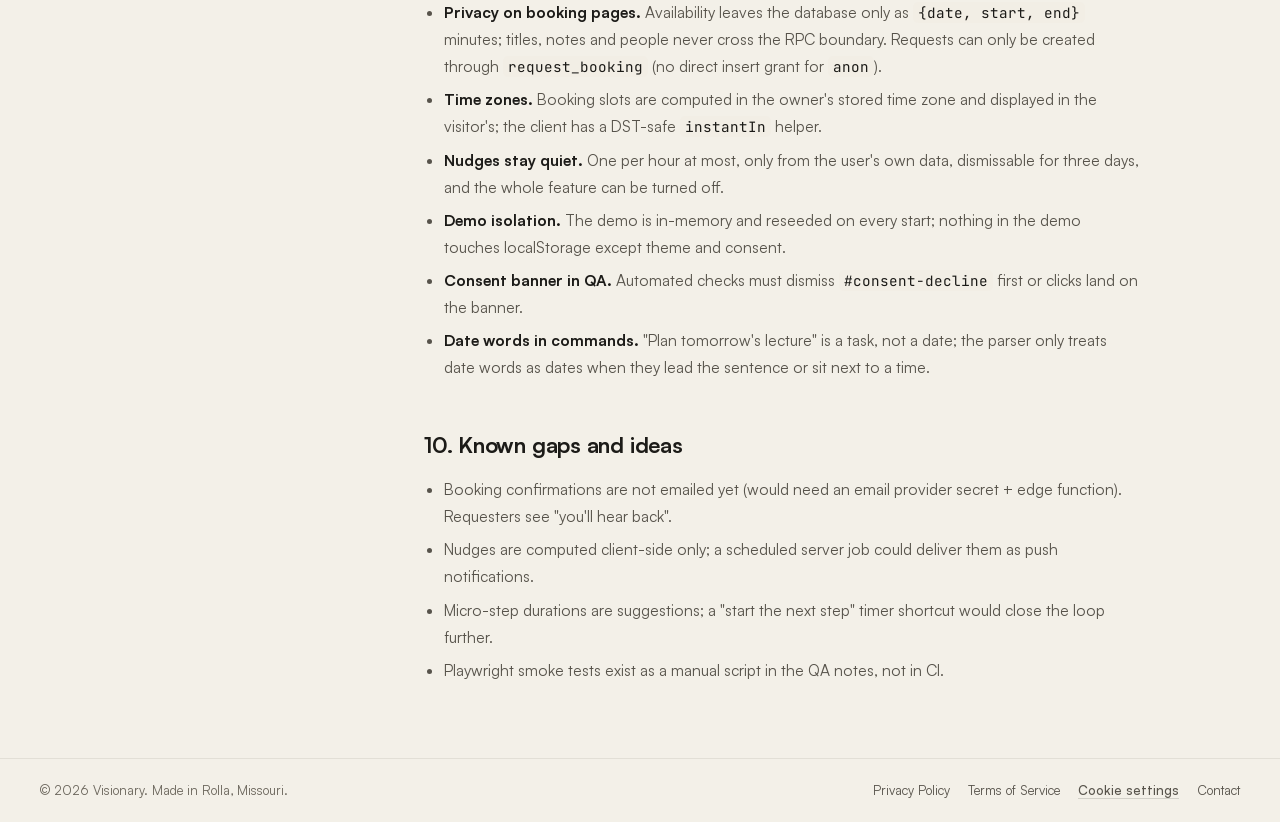
<file: studio-notes.html>
<!DOCTYPE html>
<html lang="en" data-theme="dark">
<head>
  <meta charset="UTF-8">
  <meta name="viewport" content="width=device-width, initial-scale=1.0, viewport-fit=cover">
  <title>Engineering notes — Visionary Studio</title>
  <meta name="description" content="Everything built, changed and decided in Visionary, for site admins.">
  <meta name="robots" content="noindex, nofollow">
  <link rel="canonical" href="https://visionary-llm24-bots-projects.vercel.app/studio-notes">
  <meta name="color-scheme" content="dark light">
  <meta name="theme-color" content="#0c0d10" media="(prefers-color-scheme: dark)">
  <meta name="theme-color" content="#f3f0e8" media="(prefers-color-scheme: light)">
  <meta property="og:type" content="website">
  <meta property="og:site_name" content="Visionary">
  <meta property="og:title" content="Engineering notes — Visionary Studio">
  <meta property="og:description" content="Everything built, changed and decided in Visionary, for site admins.">
  <meta property="og:url" content="https://visionary-llm24-bots-projects.vercel.app/studio-notes">
  <meta property="og:image" content="https://visionary-llm24-bots-projects.vercel.app/assets/og-image.jpg">
  <meta property="og:image:alt" content="Visionary logo and the words Show up, on purpose, above a glowing horizon arc">
  <meta name="twitter:card" content="summary_large_image">
  <link rel="icon" href="/favicon.ico" sizes="32x32">
  <link rel="icon" href="/assets/icons/favicon.svg" type="image/svg+xml">
  <link rel="apple-touch-icon" href="/assets/icons/apple-touch-icon.png">
  <link rel="manifest" href="/site.webmanifest">
  <script src="/js/theme-init.js"></script>
  <link rel="preload" href="/assets/fonts/satoshi-400.woff2" as="font" type="font/woff2" crossorigin>
  <link rel="preload" href="/assets/fonts/instrument-serif-400-latin.woff2" as="font" type="font/woff2" crossorigin>
  <link rel="stylesheet" href="/css/fonts.css">
  <link rel="stylesheet" href="/css/style.css">
</head>
<body class="doc-body" data-page="notes">
  <div class="grain" aria-hidden="true"></div>
  <div class="horizon-glow" aria-hidden="true"></div>
  <a class="skip-link" href="#main">Skip to content</a>
  <header class="doc-top">
    <a class="brand" href="/" aria-label="Visionary home"><svg class="brand-mark" viewBox="0 0 48 48" fill="none" stroke="currentColor" stroke-width="3" stroke-linecap="round" aria-hidden="true"><path d="M8 32a16 16 0 0 1 32 0"/><path d="M4 32h40"/><circle cx="24" cy="32" r="5" fill="currentColor" stroke="none"/></svg><span>Visionary</span></a>
    <nav aria-label="Site">
      <a href="/privacy" class="hide-sm">Privacy</a>
      <a href="/terms" class="hide-sm">Terms</a>
      <a class="btn btn-primary btn-sm" href="/">Open Visionary</a>
    </nav>
  </header>
  <main class="doc notes" id="main">
    <header class="doc-head">
      <p class="eyebrow">Studio</p>
      <h1>Engineering notes</h1>
      <div class="doc-meta">Last release 2026-10-27 · generated from <code>docs/ENGINEERING_NOTES.md</code> · <a href="/studio">Back to Studio</a></div>
      <p class="lede">Everything that has been built, changed, decided and left to do — releases, schema, AI modes, operations and lessons.</p>
    </header>
    <nav class="doc-toc" aria-label="On this page">
      <p>On this page</p>
      <a href="#1-what-visionary-is">1. What Visionary is</a>
      <a href="#2-stack-and-why-it-stayed-this-way">2. Stack and why it stayed this way</a>
      <a href="#3-repository-map">3. Repository map</a>
      <a href="#4-release-history">4. Release history</a>
      <a href="#5-database-schema-current">5. Database schema (current)</a>
      <a href="#6-edge-function-modes-ai-suggest">6. Edge function modes (`ai-suggest`)</a>
      <a href="#7-studio-admin-how-it-works">7. Studio (admin) — how it works</a>
      <a href="#8-operations">8. Operations</a>
      <a href="#9-decisions-and-lessons">9. Decisions and lessons</a>
      <a href="#10-known-gaps-and-ideas">10. Known gaps and ideas</a>
    </nav>
    <article class="doc-content notes-content">
<p>Everything that has been built, changed, decided and left to do, in one place. This file is the source of truth; <code>/studio-notes</code> is generated from it by <code>tools/build_notes.py</code> so the same notes are readable inside the Studio admin area.</p>
<p>Conventions: dates are release dates; commit hashes refer to <code>main</code> on <code>github.com/llm24-bot/Visionary</code>. "Manual step" means something that has to be done in a dashboard or terminal, not by pushing code.</p>
<hr>
<section id="1-what-visionary-is" aria-labelledby="1-what-visionary-is-h"><h2 id="1-what-visionary-is-h">1. What Visionary is</h2>
<p>A routine and focus app that merges three ideas:</p>
<ul><li><strong>The living day horizon</strong> — the day as an arc the sun travels along, with blocks placed to the minute, natural-language quick actions, and schedule import from text or screenshots.</li><li><strong>Autonomous scheduling</strong> — a booking agent that finds free time in plain English, smart buffers between deep work and meetings, and private booking links that expose only free/busy.</li><li><strong>Momentum engineering</strong> — five-minute micro-steps for intimidating tasks, Momentum Grace so a chaotic day doesn't break a streak, and quiet, data-backed nudges.</li></ul>
<p>Plus deep-work focus sessions (timer, stopwatch, ambient audio, full-screen mode, session journal), a 30-second end-of-day reflection, and pattern analytics (26-week heatmap, category mix, energy by task type, follow-through by hour).</p>
</section>
<section id="2-stack-and-why-it-stayed-this-way" aria-labelledby="2-stack-and-why-it-stayed-this-way-h"><h2 id="2-stack-and-why-it-stayed-this-way-h">2. Stack and why it stayed this way</h2>
<div class="table-wrap"><table><thead><tr><th>Layer</th><th>Choice</th><th>Reason</th></tr></thead><tbody><tr><td>Front end</td><td>Static HTML, CSS and vanilla JavaScript with <code>// @ts-check</code> + JSDoc types</td><td>The deployed app, auth flow, Studio editor, consent system and CSP were all built on this. A rewrite to React/Next.js would have thrown away working, audited code and re-opened every security review for no user-visible gain. Type safety comes from <code>@ts-check</code> and <code>jsconfig.json</code> (editors run the TypeScript checker on plain JS).</td></tr><tr><td>Styling</td><td>One hand-written design system in <code>css/style.css</code> (+ <code>css/clock.css</code>) with CSS custom properties</td><td>Dark-mode-first, Satoshi (UI) and Instrument Serif (display) self-hosted in <code>assets/fonts</code>. No Tailwind: a utility framework would need a build step and the design tokens already exist.</td></tr><tr><td>Charts / timeline</td><td>Hand-rolled SVG for the horizon and timeline; Chart.js (self-hosted, lazy-loaded) for analytics</td><td>SVG gives full control of the arc and drag-and-drop; Chart.js loads only when Patterns opens.</td></tr><tr><td>Backend</td><td>Supabase — Postgres with Row Level Security, Auth, Edge Functions (Deno)</td><td>One hosted Postgres, auth and serverless in one place. Every table is <code>auth.uid() = user_id</code>.</td></tr><tr><td>AI</td><td>Anthropic Claude via the <code>ai-suggest</code> edge function</td><td>The API key never reaches the browser. Every AI mode has a local fallback so the app works offline or over quota.</td></tr><tr><td>Hosting</td><td>Vercel (static)</td><td><code>vercel.json</code> sets strict security headers, caching, clean URLs and redirects.</td></tr><tr><td>Offline / local-first</td><td>Demo mode runs entirely in memory; focus sessions and settings are mirrored to <code>localStorage</code> and synced to the cloud when available</td><td>Legacy-schema fallbacks keep older databases working: if an insert fails with a "column … does not exist" error, the client retries without the new columns and tells the user to run the latest migration.</td></tr></tbody></table></div>
</section>
<section id="3-repository-map" aria-labelledby="3-repository-map-h"><h2 id="3-repository-map-h">3. Repository map</h2>
<pre><code>index.html              App shell: sign-in, Today, Focus, History, Patterns, all modals
book.html               Public booking page (/book?u=slug) — built by tools/build_book.py
studio.html             Studio admin dashboard — built by tools/build_studio.py
studio-notes.html       This document, rendered — built by tools/build_notes.py
privacy.html, terms.html, 404.html   Built by tools/build_privacy.py / build_terms.py / build_404.py
css/style.css           Design system, app layout, all components
css/clock.css           Timer picker + stopwatch
js/theme-init.js        Applies theme before first paint
js/env.js               Public settings (Supabase URL, publishable key, owner email)
js/config.js            Creates the Supabase client
js/auth.js              Sign-in, sign-up, reset, lockout, Turnstile hook
js/parse.js             VisionaryParse — natural-language command + schedule-text parser
js/scheduler.js         VisionaryScheduler — busy intervals, free slots, ranking, buffers
js/momentum.js          VisionaryMomentum — grace rules, nudges, local micro-steps
js/shield.js            VisionaryShield — Web Audio ambient generator + full-screen focus
js/app.js               Planner: state, data layer, demo DB, horizon, timeline, focus, analytics, palette, import, AI
js/stopwatch.js         Independent timestamp-based stopwatch (logs sessions ≥ 1 min)
js/booking.js           Owner side of booking links (create/edit, requests, accept/decline)
js/book.js              Visitor side of booking links (availability, request form)
js/account.js           Account modal: password, sessions, export, delete, Studio access
js/consent.js           Cookie banner + consent-gated analytics
js/site-content.js      Loads published page edits + in-page visual editor (?edit)
js/studio.js            Studio dashboard
vendor/                 Pinned supabase-js 2.117.2 and Chart.js 4.4.0
supabase/functions/_shared/security.ts   Origin allowlist, size limits, auth, logging
supabase/functions/ai-suggest/           next-action, insight, schedule-import, schedule-text, breakdown
supabase/functions/account/              Account deletion
supabase/migrations/    20260928000000_security_hardening.sql
                        20260928010000_site_editor.sql
                        20261027000000_visionary_os.sql
tools/                  Page builders, local dev server (python3 tools/serve.py → :8000)
docs/                   ENGINEERING_NOTES.md (this file), payments.md</code></pre>
</section>
<section id="4-release-history" aria-labelledby="4-release-history-h"><h2 id="4-release-history-h">4. Release history</h2>
<h3 id="5-0-1-hardening-pass-2026-10-27">5.0.1 — Hardening pass · 2026-10-27</h3>
<p>A review of 5.0 before the migration was run in production. Everything here is backwards compatible.</p>
<p><strong>Database (<code>20261027000000_visionary_os.sql</code>, same file, re-runnable)</strong></p>
<ul><li>Section 0 now creates <code>vn_clean_text</code> if it is missing, so the file runs on its own (it used to assume the 4.1 migration had been applied).</li><li><code>vn_sanitize_task</code> also nulls <code>scheduled_minute</code> when <code>scheduled_hour</code> is null, rejects a task that is its own parent, and rejects a <code>parent_id</code> that belongs to another user. The trigger is dropped and recreated so re-running the file is safe.</li><li><code>public_availability</code> treats completed tasks as busy too (a finished block still occupied that time) and widens its query window by a day on each side so timezone offsets never drop a day.</li><li><code>request_booking</code> validates the slot server-side before touching rate limits: it must fall on an allowed weekday, inside the page's start/end hours (in the owner's timezone), on a 5-minute boundary, and must not collide with the owner's existing tasks plus buffer. Previously only the client enforced this.</li></ul>
<p><strong>Client</strong></p>
<ul><li>Buffer routing actually fires now. The main input used to ignore the parser's category guess (the "Focus" chip always won), so "run" or "gym" never counted as a health block. The guess now wins until the user clicks a chip. When a deep-work block and a health/rest block are back to back, the new task is nudged by the buffer length and the buffer is inserted in the gap; the toast explains the move. Existing buffers are never duplicated.</li><li>The "Added" toast reports the final time (after any nudge) and warns when the new block overlaps something already on the timeline.</li><li><code>scheduleTask</code> takes a <code>silent</code> option so the buffer router cannot recurse into itself.</li><li>Changing a task's length on a pre-5.0 database shows the setup hint instead of a generic error.</li><li>Account gains a <strong>Setup</strong> card that appears only when the app detects the database is behind (minute-level time, length or micro-step writes fall back). It lists the three manual steps.</li><li>Account → Export now includes <code>focus_sessions</code>, <code>booking_pages</code> and <code>booking_requests</code> (skipped quietly on older databases).</li></ul>
<p><strong>QA</strong>: <code>/home/user/qa7.mjs</code> covers the buffer flow (nudge, insert, no duplicate, overlap warning), time inputs, History and the Setup card; the PGlite migration test adds weekend, off-hours, task-clash and foreign-parent cases plus a standalone run of the 5.0 file alone.</p>
<h3 id="5-0-visionary-os-2026-10-27">5.0 — "Visionary OS" · 2026-10-27</h3>
<p>The big one. Goal: merge the three product ideas above without breaking anything that already worked.</p>
<p><strong>Time engine</strong></p>
<ul><li>Tasks now carry <code>scheduled_minute</code>, <code>duration_min</code>, <code>kind</code> (<code>task</code> | <code>microstep</code> | <code>buffer</code> | <code>booking</code>), <code>people</code>, <code>note</code> and <code>parent_id</code>. Everything is additive; old rows read as "top of the hour, 60 minutes, kind task".</li><li>The horizon draws duration arcs (<code>.task-span</code>) along the day, not just dots. Buffers are dashed.</li><li>The timeline is minute-precise: dropping a task snaps to 5 minutes; each task has a time input (5-minute step) and a length picker.</li><li><code>Ctrl/Cmd+K</code> understands "gym with Aryan at 6pm for 45 mins", "deep work on C++ compiler from 9am to 11am", "tomorrow", weekday names, "after lunch", categories by keyword.</li><li>Schedule import: paste text (syllabus, class list, meeting notes) → AI <code>schedule-text</code> mode → local parser fallback. Drop a screenshot anywhere on the app or paste one from the clipboard. Import rows now have minute and length. Overlapping imports are nudged to the next free 15-minute boundary.</li></ul>
<p><strong>Autonomous scheduling</strong></p>
<ul><li>"find 30 minutes next Tuesday after discrete math" in the palette: the scheduler loads that day's blocks, removes the hours before the named anchor, ranks free slots by the user's historical follow-through per hour (<code>VisionaryScheduler.hourScores</code>) and preferred part of day, and offers up to three. Picking one creates the block.</li><li>Smart buffers: when a deep-work block (focus/learn/build) sits next to a social/health/meeting block, a <code>buffer</code> row is inserted between them. Buffer length comes from the last seven days of energy (<code>bufferLength</code>): low energy → longer buffers. Toggle in Account → Assistant.</li><li>Booking links: <code>booking_pages</code> (one per user; slug, title, length, buffer, hours, days, horizon, time zone, on/off) and <code>booking_requests</code>. Two security-definer RPCs for visitors: <code>public_availability(slug, from, to)</code> returns settings and busy intervals only — never titles, notes or people — and <code>request_booking(...)</code> which is rate-limited (20 per page per hour, 3 per email per day), checks the horizon window and clashes, and sanitises inputs. Owners accept (creates a <code>booking</code> block on their horizon) or decline from Account → Booking link. Public page: <code>/book?u=slug</code>, noindex, works with no account.</li></ul>
<p><strong>Momentum</strong></p>
<ul><li>Micro-steps: the steps button on any task asks the AI (<code>breakdown</code> mode) for 3–7 five-minute steps, falling back to templates in <code>VisionaryMomentum.localMicroSteps</code>. Steps are real tasks with <code>kind = 'microstep'</code> and <code>parent_id</code>; completing them all completes the parent, un-completing one re-opens it.</li><li>Momentum Grace: <code>checkStreak(reflected)</code> — a day counts if every top-level task is done, or if the user reflected / finished at least one task (a "grace day", stored as <code>profiles.grace_days</code>, <code>last_grace_date</code>, <code>reflections.grace</code>). The streak stat shows "Saved by grace" when that happened today.</li><li>Nudges: <code>computeNudges</code> looks at focus sessions (where sessions on a category stop early), reflections (energy dips by weekday), and overdue blocks, and shows at most one quiet card per hour in the Today view with a one-click action (shorter timer, suggest, break down, reflect). Dismissals are remembered for three days. Toggle in Account → Assistant.</li></ul>
<p><strong>Deep work</strong></p>
<ul><li>Focus sessions (timer and stopwatch) are written to <code>focus_sessions</code> and mirrored locally; the Focus view shows today and the last seven days.</li><li>Finishing a timer checks the linked task off (existing) and now opens a session journal (one optional note, stored on the session).</li><li>Distraction shield: ambient rain / brown noise / wind synthesised with the Web Audio API (no audio files, nothing downloaded), and a full-screen focus mode that hides everything except the dial (<code>body.zen</code>, Escape exits).</li><li>The stopwatch logs a session when reset after a run of a minute or more.</li></ul>
<p><strong>Intelligence</strong></p>
<ul><li>Patterns adds "Energy by task type", "Follow-through by hour" (from the last 26 weeks of scheduled tasks), focused time and grace-day summaries, next to the existing heatmap, completion, category mix and energy/focus charts.</li><li>Reflection sets the grace flag and the AI insight prompt now sees focus minutes.</li></ul>
<p><strong>Engineering</strong></p>
<ul><li><code>// @ts-check</code> + JSDoc on the new modules and <code>app.js</code>; <code>jsconfig.json</code> with <code>checkJs</code> so editors type-check plain JS.</li><li>The demo DB gained <code>neq/gte/lte/in/is/limit/maybeSingle</code>, cascade delete of micro-steps, and sample <code>focus_sessions</code>, <code>booking_pages</code>, <code>booking_requests</code>.</li><li>Page builders moved into the repo (<code>tools/</code>).</li></ul>
<p><strong>Manual steps for 5.0</strong></p>
<ol><li>Supabase → SQL Editor → paste <code>supabase/migrations/20261027000000_visionary_os.sql</code> → Run (idempotent; tested against a clean copy of the earlier schema).</li><li><code>supabase functions deploy ai-suggest</code> (new modes <code>schedule-text</code>, <code>breakdown</code>; optional secret <code>AI_DAILY_LIMIT_BREAKDOWN</code>, default 20).</li><li>Nothing to change in Vercel.</li></ol>
<h3 id="timer-and-stopwatch-2026-09-29-f75e3ed">Timer and stopwatch · 2026-09-29 · <code>f75e3ed</code></h3>
<ul><li>Phone-style picker: hours, minutes and seconds (00:00:01–99:59:59), remembered per browser.</li><li>Independent stopwatch with pause/resume, reset and up to 100 laps, timestamp-based so it never drifts.</li><li>Switching modes leaves clocks running; signing out stops both.</li></ul>
<h3 id="focus-length-full-width-horizon-sidebar-fixes-2026-09-29-f8a7bc4">Focus length, full-width horizon, sidebar fixes · 2026-09-29 · <code>f8a7bc4</code></h3>
<ul><li>Custom focus length (any minute, not presets); the dial and task completion follow it.</li><li>Day horizon spans the full card width; alignment bug reported with a screenshot fixed.</li><li>Studio link visible in the sidebar for admins and in Account; <code>refreshStudioAccess</code> runs after sign-in.</li><li>Fixed a duplicate <code>focus-minutes</code> id that broke the stat display.</li></ul>
<h3 id="studio-visual-site-editor-2026-09-29-017cec9">Studio — visual site editor · 2026-09-29 · <code>017cec9</code></h3>
<ul><li><code>/studio</code> dashboard plus <code>?edit</code> on any page: click text to edit, drag blocks to reorder, add/duplicate/delete, Publish (Ctrl/Cmd+S), History with restore, Restore original.</li><li>Database: <code>site_admins</code>, <code>site_content</code>, <code>site_content_history</code>, <code>is_site_admin()</code> RPC, strict HTML allowlist check in Postgres, every change versioned and logged to <code>security_events</code>. Admins can't be added from the browser.</li><li>Migration <code>20260928010000_site_editor.sql</code> makes <code>louisl4764@gmail.com</code> the first admin.</li><li>Lesson: Studio appeared "missing" until that migration was run; the Account modal now explains this.</li></ul>
<h3 id="demo-resets-every-time-2026-09-29-3463267">Demo resets every time · 2026-09-29 · <code>3463267</code></h3>
<ul><li>Demo mode moved to an in-memory database seeded deterministically (<code>seedDemoData</code>) so every visit starts from the same sample data. Nothing from the demo is persisted.</li></ul>
<h3 id="4-1-trust-and-polish-2026-09-28-0973ddb">4.1 — Trust and polish · 2026-09-28 · <code>0973ddb</code></h3>
<p>A 40-item legal, security, SEO and accessibility pass:</p>
<ul><li>Privacy Policy, Terms of Service, cookie consent banner (consent-gated analytics), custom 404, <code>security.txt</code>.</li><li>Account center: change password (signs out other devices), sign out everywhere, download your data (JSON), delete account (edge function).</li><li>Auth: password reset with expiring links, uniform messages that don't reveal whether an email exists, client lockout after 5 failures, honeypot, optional Turnstile.</li><li>Server: RLS on every table, <code>anon</code> has no table privileges, origin allowlist and body size caps in edge functions, per-user AI quotas (<code>consume_ai_quota</code>), magic-byte image checks, prompt-injection defences, <code>security_events</code> log with salted IP hashes.</li><li>Headers: strict CSP (<code>script-src 'self'</code>), HSTS preload, frame blocking, Referrer-Policy, Permissions-Policy. All fonts and libraries self-hosted; Chart.js lazy-loaded.</li><li>SEO: titles, descriptions, OG image, favicons, manifest, sitemap, robots.</li><li>WCAG AA contrast in both themes, focus styles, tablet layouts.</li><li>Migration <code>20260928000000_security_hardening.sql</code>.</li></ul>
<h3 id="4-0-horizon-2026-09-24-6ef75a3">4.0 — Horizon · 2026-09-24 · <code>6ef75a3</code></h3>
<ul><li>Full redesign: dark-first design system, Satoshi + Instrument Serif, grain and glow backdrop.</li><li>Day horizon arc with a sun that tracks the time; timeline with drag-and-drop.</li><li>Focus sessions tied to tasks; schedule scan (image → AI → review list → import); 26-week patterns heatmap; command palette; demo mode; What's new modal.</li></ul>
<h3 id="before-4-0-april-may-2026">Before 4.0 (April–May 2026)</h3>
<ul><li>v0 → v3: timeline, categories, drag-and-drop, AI panel, end-of-day reflection, analytics, light/dark theme.</li><li>Supabase auth and cloud sync for tasks, reflections and profile; History view with copy-to-today; AI suggest + reflection insight; mobile layout; schedule-import connector; several fixes for blank-shell and date bugs.</li></ul>
</section>
<section id="5-database-schema-current" aria-labelledby="5-database-schema-current-h"><h2 id="5-database-schema-current-h">5. Database schema (current)</h2>
<p>Only ever add tables or columns. Never drop, rename or change types — older app versions and the legacy fallbacks depend on it.</p>
<pre><code>profiles           id (auth.users), streak, longest_streak, last_complete_date,
                   grace_days, last_grace_date, settings jsonb
tasks              id, user_id, text, category, completed, completed_at, date, scheduled_hour, created_at,
                   scheduled_minute (0–59), duration_min (1–1440), kind, people, note, parent_id → tasks.id (cascade)
reflections        user_id, date, total, completed, rate, energy, focus, note, categories, grace   (unique user_id+date)
focus_sessions     id, user_id, date, label, category, task_id, seconds, mode, completed, note, started_at
booking_pages      id, user_id, slug (unique), title, duration_min, buffer_min, start_hour, end_hour, days[], horizon_days, timezone, active
booking_requests   id, page_id, user_id (owner), requester_name, requester_email, starts_at, duration_min, note, status, requester_ip
ai_usage, security_events                       service role only
site_admins, site_content, site_content_history Studio</code></pre>
<p>RPCs: <code>is_site_admin()</code>, <code>consume_ai_quota(...)</code>, <code>public_availability(text, date, date)</code>, <code>request_booking(text, timestamptz, text, text, text)</code>.</p>
<p>Triggers: <code>vn_sanitize_task</code>, <code>vn_sanitize_reflection</code>, <code>vn_sanitize_focus_session</code>, <code>vn_sanitize_booking_page</code>, site-content checks.</p>
</section>
<section id="6-edge-function-modes-ai-suggest" aria-labelledby="6-edge-function-modes-ai-suggest-h"><h2 id="6-edge-function-modes-ai-suggest-h">6. Edge function modes (<code>ai-suggest</code>)</h2>
<div class="table-wrap"><table><thead><tr><th>Mode</th><th>Input</th><th>Output</th><th>Daily limit (default)</th></tr></thead><tbody><tr><td><code>next-action</code></td><td>today's tasks, time</td><td>one sentence</td><td>30</td></tr><tr><td><code>insight</code></td><td>reflection + stats</td><td>one paragraph</td><td>10</td></tr><tr><td><code>schedule-import</code></td><td>image (≤ 5 MB)</td><td><code>{ tasks: [{ text, category, scheduledHour, scheduledMinute, durationMin }], message }</code></td><td>10</td></tr><tr><td><code>schedule-text</code></td><td>text (≤ 6000 chars), date, timezone</td><td>same shape as above</td><td>10</td></tr><tr><td><code>breakdown</code></td><td>task text, category</td><td><code>{ steps: [{ text, minutes }] }</code> (3–7 steps, ≤ 10 min each)</td><td>20</td></tr></tbody></table></div>
<p>Every mode has a local fallback in <code>app.js</code> (<code>localAI</code>) so a failed call still produces a useful result.</p>
</section>
<section id="7-studio-admin-how-it-works" aria-labelledby="7-studio-admin-how-it-works-h"><h2 id="7-studio-admin-how-it-works-h">7. Studio (admin) — how it works</h2>
<ul><li>Access: <code>/studio</code> or Account → Open Studio, visible only when <code>is_site_admin()</code> is true for the signed-in user.</li><li>Edit any page with <code>?edit</code>. Content regions are marked <code>data-edit-region</code>; published HTML is stored in <code>site_content</code>, sanitised on save and on display, and every version is kept in <code>site_content_history</code>.</li><li>These notes: <code>/studio-notes</code> (linked from Studio and from Account). Regenerate after editing this file: <code>python3 tools/build_notes.py</code>.</li><li>Local try-out without an account: <code>http://localhost:8000/privacy?edit&amp;local=1</code>.</li></ul>
</section>
<section id="8-operations" aria-labelledby="8-operations-h"><h2 id="8-operations-h">8. Operations</h2>
<p><strong>Local development</strong></p>
<pre><code>python3 tools/serve.py        # http://localhost:8000 (SPA-friendly, clean URLs)
node --check js/*.js          # syntax check
deno check supabase/functions/ai-suggest/index.ts</code></pre>
<p><strong>Deploy</strong>: push to <code>main</code> → Vercel builds the static site. Database and edge-function changes are manual (see release notes above and <code>SECURITY.md</code>).</p>
<p><strong>Secrets</strong> (Supabase only, never in the repo): <code>ANTHROPIC_API_KEY</code>, <code>ALLOWED_ORIGINS</code>, <code>LOG_SALT</code>, optional <code>AI_DAILY_LIMIT_*</code>, <code>AI_PER_MINUTE_LIMIT</code>.</p>
<p><strong>Testing migrations</strong>: migrations are written to be idempotent and were replayed against a clean copy of the earlier schema in an embedded Postgres before shipping.</p>
</section>
<section id="9-decisions-and-lessons" aria-labelledby="9-decisions-and-lessons-h"><h2 id="9-decisions-and-lessons-h">9. Decisions and lessons</h2>
<ul><li><strong>No framework rewrite.</strong> See section 2. Modularity comes from one global per module (<code>VisionaryParse</code>, <code>VisionaryScheduler</code>, <code>VisionaryMomentum</code>, <code>VisionaryShield</code>) and <code>@ts-check</code>.</li><li><strong>Additive schema only.</strong> Legacy fallbacks in the client match <code>/column|schema cache/i</code> and retry without new columns, then toast "run the 5.0 update".</li><li><strong>Privacy on booking pages.</strong> Availability leaves the database only as <code>{date, start, end}</code> minutes; titles, notes and people never cross the RPC boundary. Requests can only be created through <code>request_booking</code> (no direct insert grant for <code>anon</code>).</li><li><strong>Time zones.</strong> Booking slots are computed in the owner's stored time zone and displayed in the visitor's; the client has a DST-safe <code>instantIn</code> helper.</li><li><strong>Nudges stay quiet.</strong> One per hour at most, only from the user's own data, dismissable for three days, and the whole feature can be turned off.</li><li><strong>Demo isolation.</strong> The demo is in-memory and reseeded on every start; nothing in the demo touches localStorage except theme and consent.</li><li><strong>Consent banner in QA.</strong> Automated checks must dismiss <code>#consent-decline</code> first or clicks land on the banner.</li><li><strong>Date words in commands.</strong> "Plan tomorrow's lecture" is a task, not a date; the parser only treats date words as dates when they lead the sentence or sit next to a time.</li></ul>
</section>
<section id="10-known-gaps-and-ideas" aria-labelledby="10-known-gaps-and-ideas-h"><h2 id="10-known-gaps-and-ideas-h">10. Known gaps and ideas</h2>
<ul><li>Booking confirmations are not emailed yet (would need an email provider secret + edge function). Requesters see "you'll hear back".</li><li>Nudges are computed client-side only; a scheduled server job could deliver them as push notifications.</li><li>Micro-step durations are suggestions; a "start the next step" timer shortcut would close the loop further.</li><li>Playwright smoke tests exist as a manual script in the QA notes, not in CI.</li></ul>
</section>
    </article>
  </main>
  <footer class="doc-foot">
    <span>© 2026 Visionary. Made in Rolla, Missouri.</span>
    <nav aria-label="Legal"><a href="/privacy">Privacy Policy</a><a href="/terms">Terms of Service</a><button type="button" class="link-inline" data-cookie-settings>Cookie settings</button><a href="mailto:louisl4764@gmail.com">Contact</a></nav>
  </footer>
  <div class="consent" id="consent-banner" role="region" aria-label="Cookie preferences" hidden>
    <div class="consent-text">
      <strong>Your privacy, your call.</strong>
      <p>We use essential browser storage to keep you signed in and remember your settings. With your permission we'd also like to measure anonymous, cookie-free page performance and usage so we can improve Visionary. <a href="/privacy#cookies">How we use cookies</a></p>
    </div>
    <div class="consent-actions">
      <button class="btn btn-ghost btn-sm" type="button" id="consent-decline">Essential only</button>
      <button class="btn btn-primary btn-sm" type="button" id="consent-accept">Allow analytics</button>
    </div>
  </div>
  <script src="/js/consent.js"></script>
  <script src="/js/env.js"></script>
  <script src="/js/site-content.js"></script>
</body>
</html>
</file>
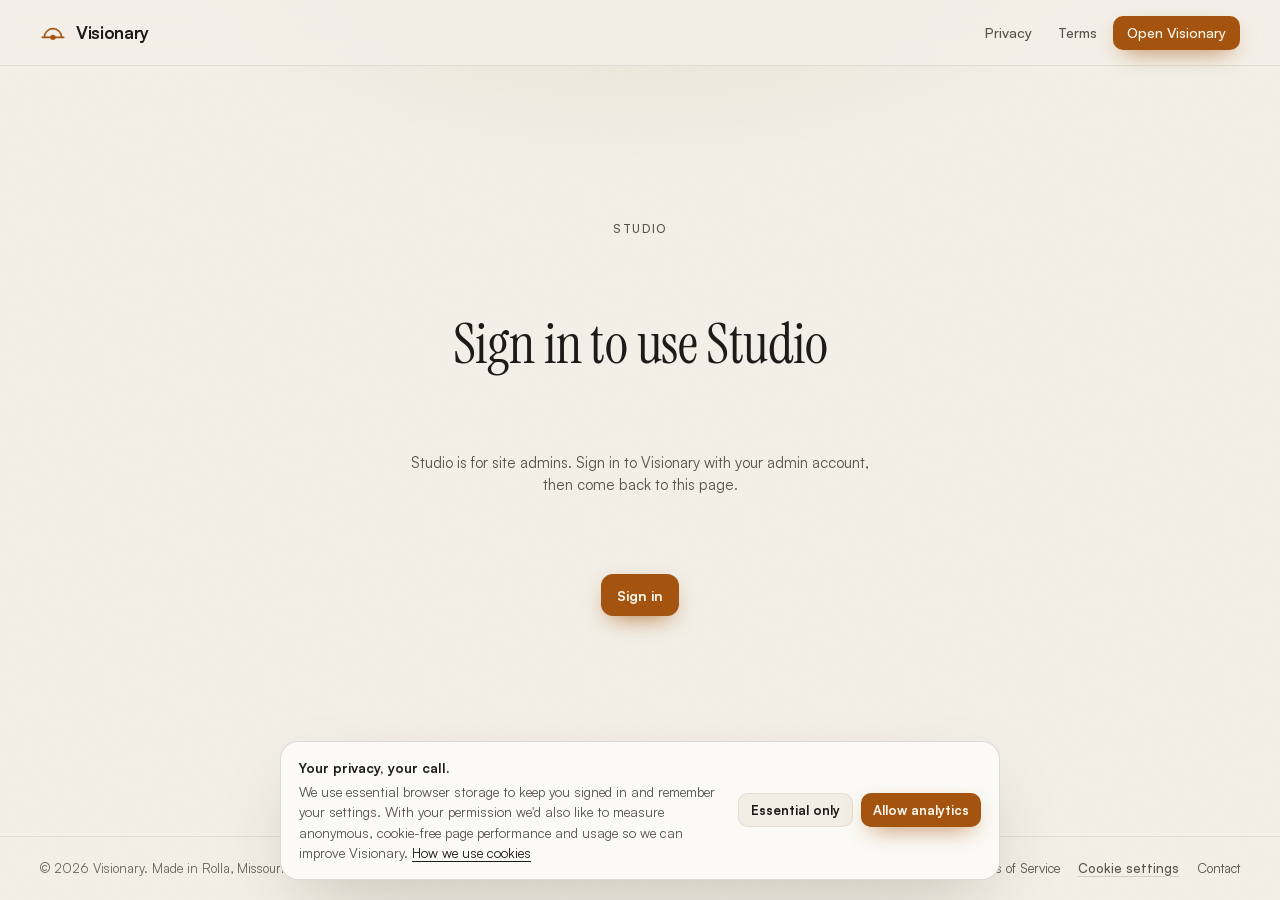
<file: studio.html>
<!DOCTYPE html>
<html lang="en" data-theme="dark">
<head>
  <meta charset="UTF-8">
  <meta name="viewport" content="width=device-width, initial-scale=1.0, viewport-fit=cover">
  <title>Studio — Visionary</title>
  <meta name="description" content="Edit the Visionary website.">
  <meta name="robots" content="noindex, nofollow">
  <link rel="canonical" href="https://visionary-llm24-bots-projects.vercel.app/studio">
  <meta name="color-scheme" content="dark light">
  <meta name="theme-color" content="#0c0d10" media="(prefers-color-scheme: dark)">
  <meta name="theme-color" content="#f3f0e8" media="(prefers-color-scheme: light)">
  <meta property="og:type" content="website">
  <meta property="og:site_name" content="Visionary">
  <meta property="og:title" content="Studio — Visionary">
  <meta property="og:description" content="Edit the Visionary website.">
  <meta property="og:url" content="https://visionary-llm24-bots-projects.vercel.app/studio">
  <meta property="og:image" content="https://visionary-llm24-bots-projects.vercel.app/assets/og-image.jpg">
  <meta property="og:image:alt" content="Visionary logo and the words Show up, on purpose, above a glowing horizon arc">
  <meta name="twitter:card" content="summary_large_image">
  <link rel="icon" href="/favicon.ico" sizes="32x32">
  <link rel="icon" href="/assets/icons/favicon.svg" type="image/svg+xml">
  <link rel="apple-touch-icon" href="/assets/icons/apple-touch-icon.png">
  <link rel="manifest" href="/site.webmanifest">
  <script src="/js/theme-init.js"></script>
  <link rel="preload" href="/assets/fonts/satoshi-400.woff2" as="font" type="font/woff2" crossorigin>
  <link rel="preload" href="/assets/fonts/instrument-serif-400-latin.woff2" as="font" type="font/woff2" crossorigin>
  <link rel="stylesheet" href="/css/fonts.css">
  <link rel="stylesheet" href="/css/style.css">
</head>
<body class="doc-body" data-page="">
  <div class="grain" aria-hidden="true"></div>
  <div class="horizon-glow" aria-hidden="true"></div>
  <a class="skip-link" href="#main">Skip to content</a>
  <header class="doc-top">
    <a class="brand" href="/" aria-label="Visionary home"><svg class="brand-mark" viewBox="0 0 48 48" fill="none" stroke="currentColor" stroke-width="3" stroke-linecap="round" aria-hidden="true"><path d="M8 32a16 16 0 0 1 32 0"/><path d="M4 32h40"/><circle cx="24" cy="32" r="5" fill="currentColor" stroke="none"/></svg><span>Visionary</span></a>
    <nav aria-label="Site">
      <a href="/privacy" class="hide-sm">Privacy</a>
      <a href="/terms" class="hide-sm">Terms</a>
      <a class="btn btn-primary btn-sm" href="/">Open Visionary</a>
    </nav>
  </header>
  <main class="studio" id="main">
    <div class="studio-gate" id="studio-gate">
      <p class="eyebrow">Studio</p>
      <h1 class="studio-gate-title" id="studio-gate-title">Checking access…</h1>
      <p id="studio-gate-text">One moment.</p>
      <div id="studio-gate-actions"></div>
    </div>
    <div id="studio-app" hidden>
      <header class="studio-head">
        <div>
          <p class="eyebrow">Studio</p>
          <h1>Edit your site</h1>
          <p>Open a page, click any text and type. Drag blocks to reorder them, add or delete them, then publish. Every version is kept, so you can always go back.</p>
        </div>
        <div class="studio-head-actions"><a class="btn btn-ghost btn-sm" href="/studio-notes">Engineering notes</a><span class="studio-who" id="studio-who"></span></div>
      </header>
      <section class="studio-grid" id="studio-pages" aria-label="Pages"></section>
      <section class="studio-panel" aria-labelledby="studio-activity-h">
        <h2 id="studio-activity-h">Recent changes</h2>
        <ol class="studio-activity" id="studio-activity"><li><span>Loading…</span></li></ol>
      </section>
      <section class="studio-panel" aria-labelledby="studio-tips-h">
        <h2 id="studio-tips-h">How editing works</h2>
        <ul class="studio-tips">
          <li>Click text to edit it. Use the toolbar for bold, italic, links, headings and bullet lists.</li>
          <li>Hover a block to move it (drag the handle or use the arrows), add a new one below, duplicate it or delete it.</li>
          <li>Press Ctrl+S (Cmd+S on Mac) or Publish to make changes live. Discard throws away unpublished edits.</li>
          <li>Restore original brings back the text that ships with the code. Your edits stay in History.</li>
          <li>Pasted text arrives as plain text, and anything unsafe (scripts, embeds, images) is removed automatically.</li>
        </ul>
      </section>
    </div>
  </main>
  <script src="/vendor/supabase-2.117.2.min.js"></script>
  <script src="/js/env.js"></script>
  <script src="/js/config.js"></script>
  <script src="/js/studio.js"></script>
  <footer class="doc-foot">
    <span>© 2026 Visionary. Made in Rolla, Missouri.</span>
    <nav aria-label="Legal"><a href="/privacy">Privacy Policy</a><a href="/terms">Terms of Service</a><button type="button" class="link-inline" data-cookie-settings>Cookie settings</button><a href="mailto:louisl4764@gmail.com">Contact</a></nav>
  </footer>
  <div class="consent" id="consent-banner" role="region" aria-label="Cookie preferences" hidden>
    <div class="consent-text">
      <strong>Your privacy, your call.</strong>
      <p>We use essential browser storage to keep you signed in and remember your settings. With your permission we'd also like to measure anonymous, cookie-free page performance and usage so we can improve Visionary. <a href="/privacy#cookies">How we use cookies</a></p>
    </div>
    <div class="consent-actions">
      <button class="btn btn-ghost btn-sm" type="button" id="consent-decline">Essential only</button>
      <button class="btn btn-primary btn-sm" type="button" id="consent-accept">Allow analytics</button>
    </div>
  </div>
  <script src="/js/consent.js"></script>
  <script src="/js/site-content.js"></script>
</body>
</html>
</file>
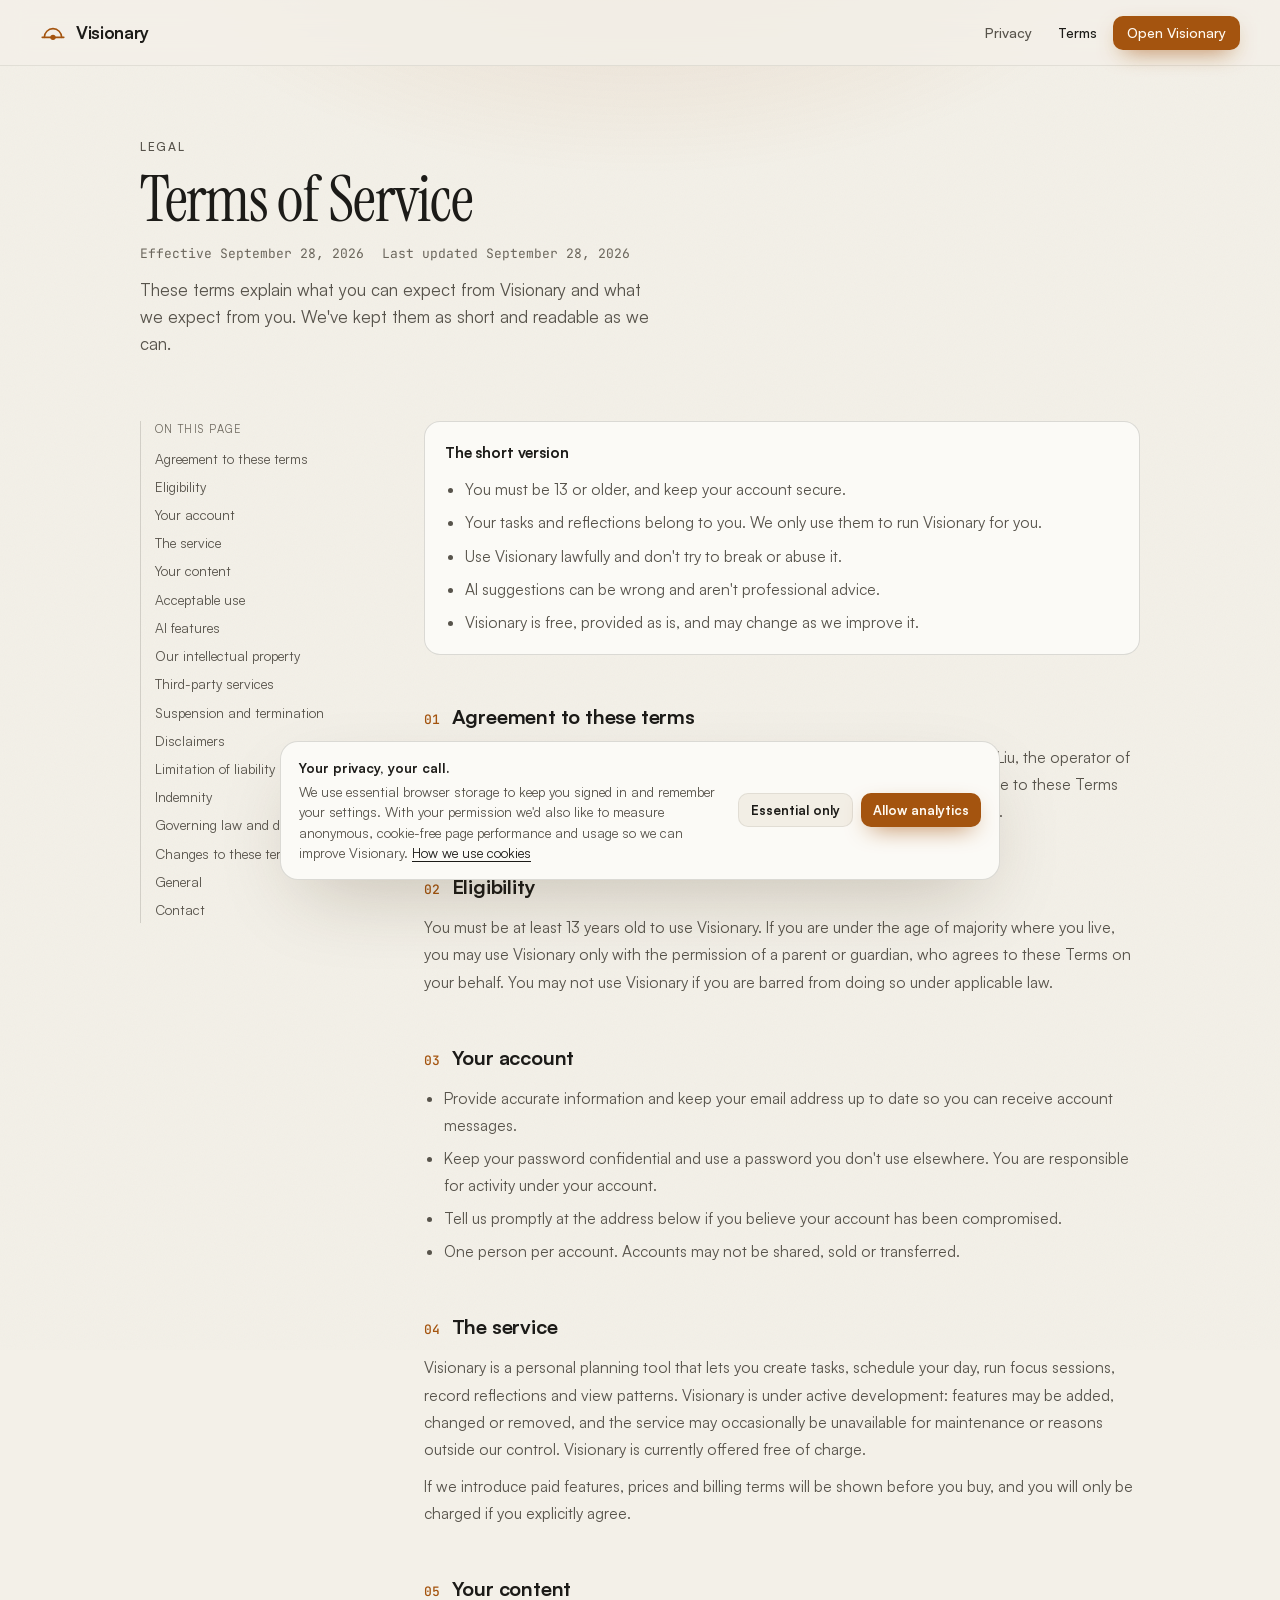
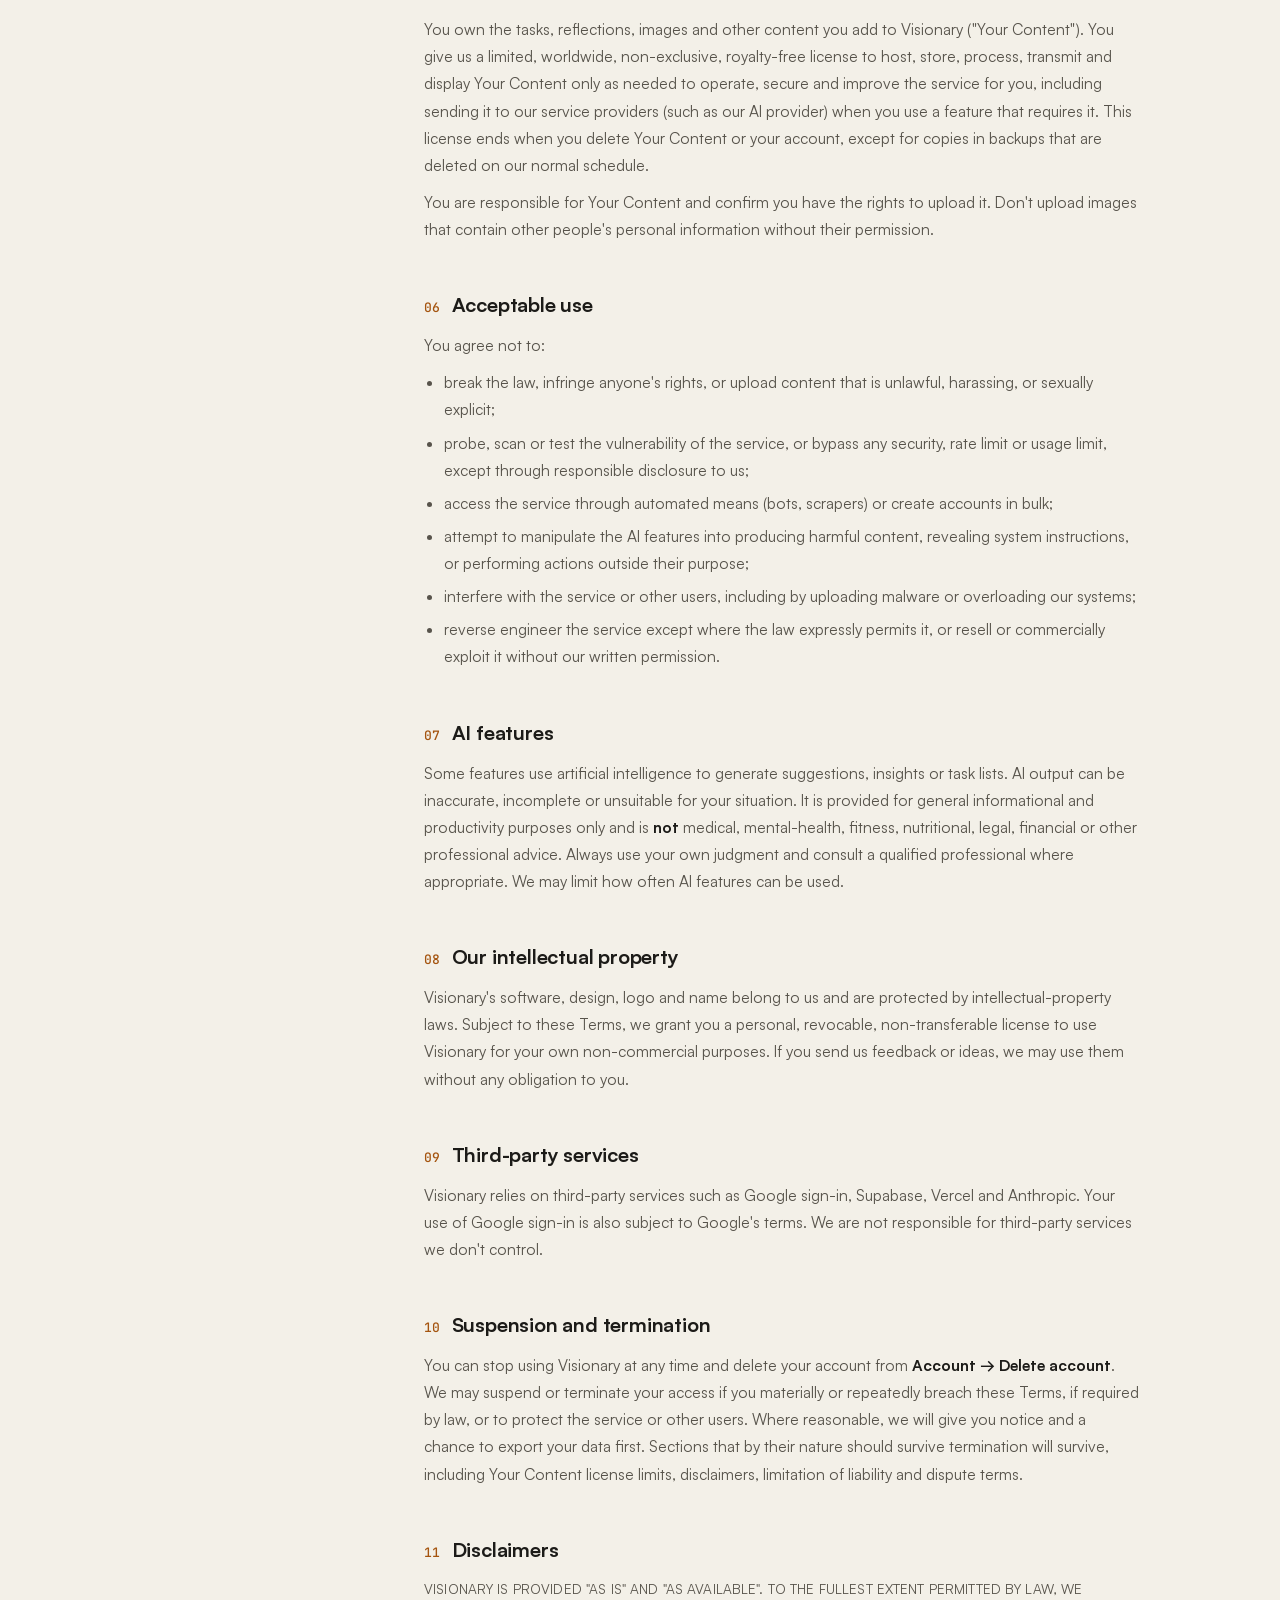
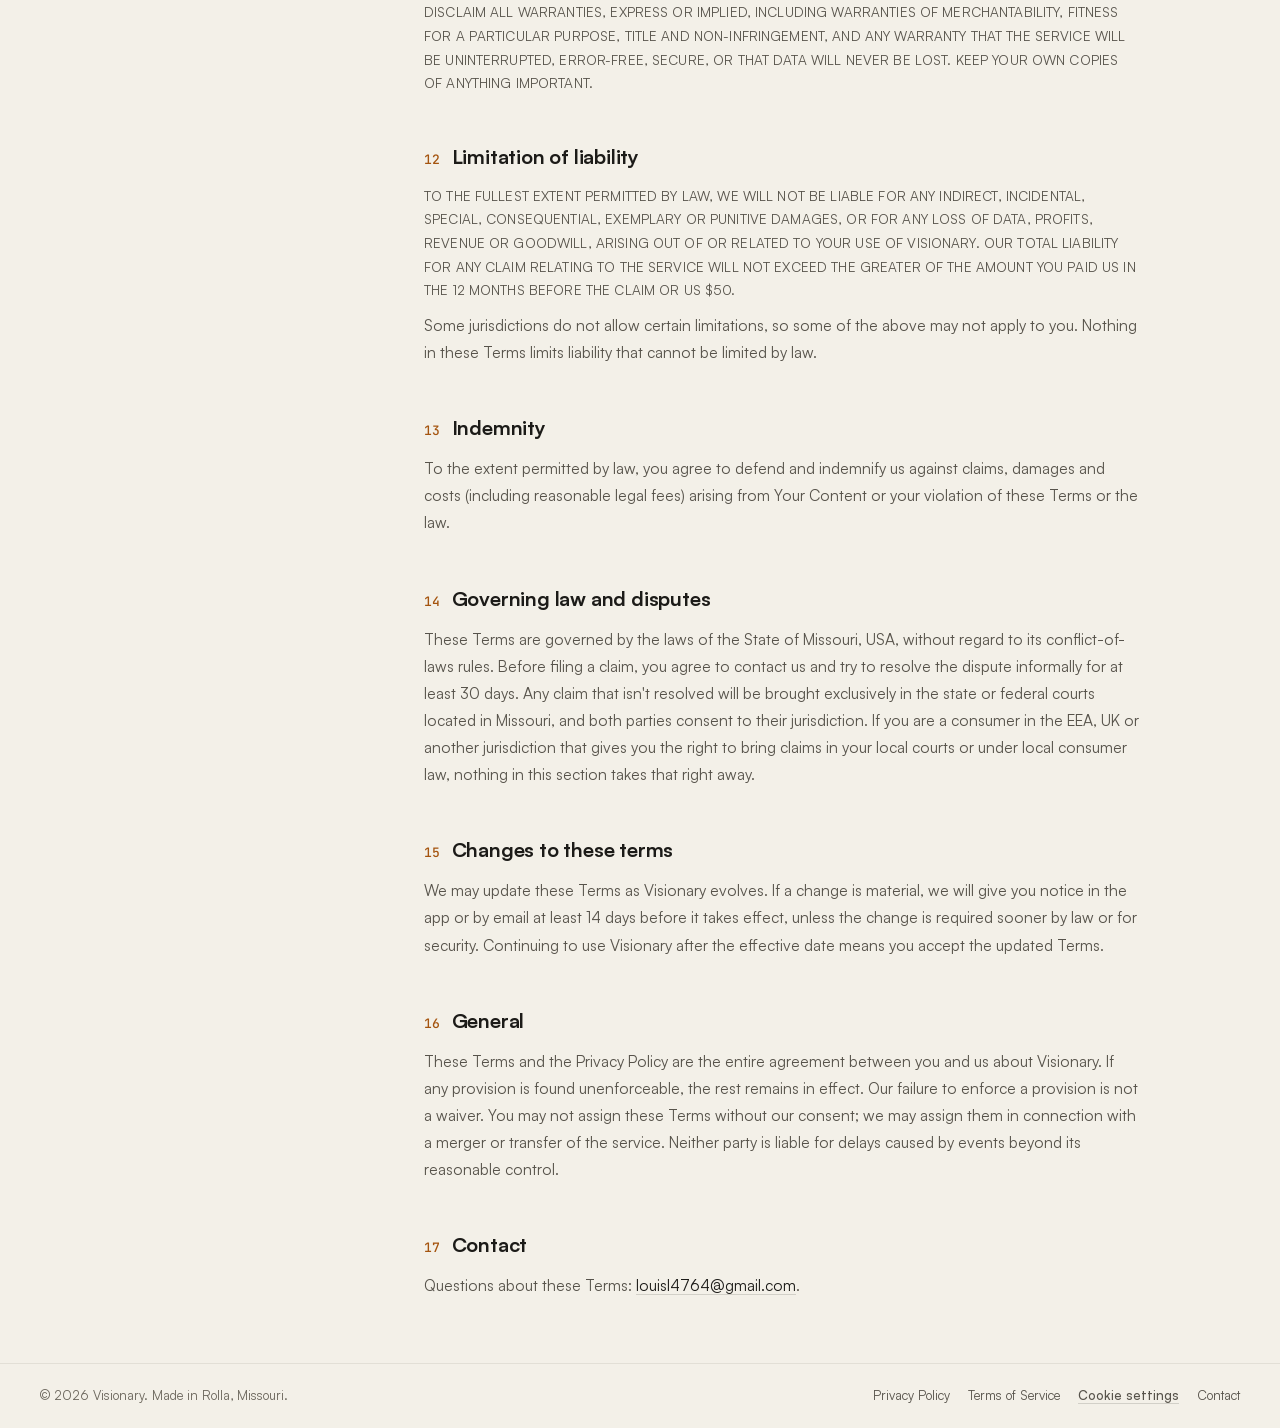
<file: terms.html>
<!DOCTYPE html>
<html lang="en" data-theme="dark">
<head>
  <meta charset="UTF-8">
  <meta name="viewport" content="width=device-width, initial-scale=1.0, viewport-fit=cover">
  <title>Terms of Service — Visionary</title>
  <meta name="description" content="The terms that apply when you use Visionary, the daily planner with focus sessions and AI coaching.">
  <meta name="robots" content="index, follow">
  <link rel="canonical" href="https://visionary-llm24-bots-projects.vercel.app/terms">
  <meta name="color-scheme" content="dark light">
  <meta name="theme-color" content="#0c0d10" media="(prefers-color-scheme: dark)">
  <meta name="theme-color" content="#f3f0e8" media="(prefers-color-scheme: light)">
  <meta property="og:type" content="website">
  <meta property="og:site_name" content="Visionary">
  <meta property="og:title" content="Terms of Service — Visionary">
  <meta property="og:description" content="The terms that apply when you use Visionary, the daily planner with focus sessions and AI coaching.">
  <meta property="og:url" content="https://visionary-llm24-bots-projects.vercel.app/terms">
  <meta property="og:image" content="https://visionary-llm24-bots-projects.vercel.app/assets/og-image.jpg">
  <meta property="og:image:alt" content="Visionary logo and the words Show up, on purpose, above a glowing horizon arc">
  <meta name="twitter:card" content="summary_large_image">
  <link rel="icon" href="/favicon.ico" sizes="32x32">
  <link rel="icon" href="/assets/icons/favicon.svg" type="image/svg+xml">
  <link rel="apple-touch-icon" href="/assets/icons/apple-touch-icon.png">
  <link rel="manifest" href="/site.webmanifest">
  <script src="/js/theme-init.js"></script>
  <link rel="preload" href="/assets/fonts/satoshi-400.woff2" as="font" type="font/woff2" crossorigin>
  <link rel="preload" href="/assets/fonts/instrument-serif-400-latin.woff2" as="font" type="font/woff2" crossorigin>
  <link rel="stylesheet" href="/css/fonts.css">
  <link rel="stylesheet" href="/css/style.css">
</head>
<body class="doc-body" data-page="terms">
  <div class="grain" aria-hidden="true"></div>
  <div class="horizon-glow" aria-hidden="true"></div>
  <a class="skip-link" href="#main">Skip to content</a>
  <header class="doc-top">
    <a class="brand" href="/" aria-label="Visionary home"><svg class="brand-mark" viewBox="0 0 48 48" fill="none" stroke="currentColor" stroke-width="3" stroke-linecap="round" aria-hidden="true"><path d="M8 32a16 16 0 0 1 32 0"/><path d="M4 32h40"/><circle cx="24" cy="32" r="5" fill="currentColor" stroke="none"/></svg><span>Visionary</span></a>
    <nav aria-label="Site">
      <a href="/privacy" class="hide-sm">Privacy</a>
      <a href="/terms" aria-current="page" class="hide-sm">Terms</a>
      <a class="btn btn-primary btn-sm" href="/">Open Visionary</a>
    </nav>
  </header>
  <main class="doc" id="main">
    <header class="doc-head" data-edit-region="head" data-edit-label="Page heading">
      <p class="eyebrow">Legal</p>
      <h1>Terms of Service</h1>
      <div class="doc-meta"><span>Effective September 28, 2026</span><span>Last updated September 28, 2026</span></div>
      <p class="lede">These terms explain what you can expect from Visionary and what we expect from you. We've kept them as short and readable as we can.</p>
    </header>
    <nav class="doc-toc" aria-label="On this page">
      <p>On this page</p>
      <a href="#agreement">Agreement to these terms</a>
      <a href="#eligibility">Eligibility</a>
      <a href="#account">Your account</a>
      <a href="#service">The service</a>
      <a href="#content">Your content</a>
      <a href="#acceptable-use">Acceptable use</a>
      <a href="#ai">AI features</a>
      <a href="#ip">Our intellectual property</a>
      <a href="#third-party">Third-party services</a>
      <a href="#termination">Suspension and termination</a>
      <a href="#disclaimers">Disclaimers</a>
      <a href="#liability">Limitation of liability</a>
      <a href="#indemnity">Indemnity</a>
      <a href="#law">Governing law and disputes</a>
      <a href="#changes">Changes to these terms</a>
      <a href="#general">General</a>
      <a href="#contact">Contact</a>
    </nav>
    <article class="doc-content" data-edit-region="body" data-edit-label="Page content">
      <div class="doc-summary">
        <h2>The short version</h2>
        <ul>
          <li>You must be 13 or older, and keep your account secure.</li>
          <li>Your tasks and reflections belong to you. We only use them to run Visionary for you.</li>
          <li>Use Visionary lawfully and don't try to break or abuse it.</li>
          <li>AI suggestions can be wrong and aren't professional advice.</li>
          <li>Visionary is free, provided as is, and may change as we improve it.</li>
        </ul>
      </div>
      <section id="agreement" aria-labelledby="agreement-h">
        <h2 id="agreement-h"><span class="num">01</span>Agreement to these terms</h2>
        <p>These Terms of Service ("Terms") are a binding agreement between you and Louis Liu, the operator of Visionary ("Visionary", "we", "us"). By creating an account or using Visionary, you agree to these Terms and acknowledge our <a href="/privacy">Privacy Policy</a>. If you don't agree, please don't use the service.</p>
      </section>
      <section id="eligibility" aria-labelledby="eligibility-h">
        <h2 id="eligibility-h"><span class="num">02</span>Eligibility</h2>
        <p>You must be at least 13 years old to use Visionary. If you are under the age of majority where you live, you may use Visionary only with the permission of a parent or guardian, who agrees to these Terms on your behalf. You may not use Visionary if you are barred from doing so under applicable law.</p>
      </section>
      <section id="account" aria-labelledby="account-h">
        <h2 id="account-h"><span class="num">03</span>Your account</h2>
        <ul>
          <li>Provide accurate information and keep your email address up to date so you can receive account messages.</li>
          <li>Keep your password confidential and use a password you don't use elsewhere. You are responsible for activity under your account.</li>
          <li>Tell us promptly at the address below if you believe your account has been compromised.</li>
          <li>One person per account. Accounts may not be shared, sold or transferred.</li>
        </ul>
      </section>
      <section id="service" aria-labelledby="service-h">
        <h2 id="service-h"><span class="num">04</span>The service</h2>
        <p>Visionary is a personal planning tool that lets you create tasks, schedule your day, run focus sessions, record reflections and view patterns. Visionary is under active development: features may be added, changed or removed, and the service may occasionally be unavailable for maintenance or reasons outside our control. Visionary is currently offered free of charge.</p>
        <p>If we introduce paid features, prices and billing terms will be shown before you buy, and you will only be charged if you explicitly agree.</p>
      </section>
      <section id="content" aria-labelledby="content-h">
        <h2 id="content-h"><span class="num">05</span>Your content</h2>
        <p>You own the tasks, reflections, images and other content you add to Visionary ("Your Content"). You give us a limited, worldwide, non-exclusive, royalty-free license to host, store, process, transmit and display Your Content only as needed to operate, secure and improve the service for you, including sending it to our service providers (such as our AI provider) when you use a feature that requires it. This license ends when you delete Your Content or your account, except for copies in backups that are deleted on our normal schedule.</p>
        <p>You are responsible for Your Content and confirm you have the rights to upload it. Don't upload images that contain other people's personal information without their permission.</p>
      </section>
      <section id="acceptable-use" aria-labelledby="acceptable-use-h">
        <h2 id="acceptable-use-h"><span class="num">06</span>Acceptable use</h2>
        <p>You agree not to:</p>
        <ul>
          <li>break the law, infringe anyone's rights, or upload content that is unlawful, harassing, or sexually explicit;</li>
          <li>probe, scan or test the vulnerability of the service, or bypass any security, rate limit or usage limit, except through responsible disclosure to us;</li>
          <li>access the service through automated means (bots, scrapers) or create accounts in bulk;</li>
          <li>attempt to manipulate the AI features into producing harmful content, revealing system instructions, or performing actions outside their purpose;</li>
          <li>interfere with the service or other users, including by uploading malware or overloading our systems;</li>
          <li>reverse engineer the service except where the law expressly permits it, or resell or commercially exploit it without our written permission.</li>
        </ul>
      </section>
      <section id="ai" aria-labelledby="ai-h">
        <h2 id="ai-h"><span class="num">07</span>AI features</h2>
        <p>Some features use artificial intelligence to generate suggestions, insights or task lists. AI output can be inaccurate, incomplete or unsuitable for your situation. It is provided for general informational and productivity purposes only and is <strong>not</strong> medical, mental-health, fitness, nutritional, legal, financial or other professional advice. Always use your own judgment and consult a qualified professional where appropriate. We may limit how often AI features can be used.</p>
      </section>
      <section id="ip" aria-labelledby="ip-h">
        <h2 id="ip-h"><span class="num">08</span>Our intellectual property</h2>
        <p>Visionary's software, design, logo and name belong to us and are protected by intellectual-property laws. Subject to these Terms, we grant you a personal, revocable, non-transferable license to use Visionary for your own non-commercial purposes. If you send us feedback or ideas, we may use them without any obligation to you.</p>
      </section>
      <section id="third-party" aria-labelledby="third-party-h">
        <h2 id="third-party-h"><span class="num">09</span>Third-party services</h2>
        <p>Visionary relies on third-party services such as Google sign-in, Supabase, Vercel and Anthropic. Your use of Google sign-in is also subject to Google's terms. We are not responsible for third-party services we don't control.</p>
      </section>
      <section id="termination" aria-labelledby="termination-h">
        <h2 id="termination-h"><span class="num">10</span>Suspension and termination</h2>
        <p>You can stop using Visionary at any time and delete your account from <strong>Account → Delete account</strong>. We may suspend or terminate your access if you materially or repeatedly breach these Terms, if required by law, or to protect the service or other users. Where reasonable, we will give you notice and a chance to export your data first. Sections that by their nature should survive termination will survive, including Your Content license limits, disclaimers, limitation of liability and dispute terms.</p>
      </section>
      <section id="disclaimers" aria-labelledby="disclaimers-h">
        <h2 id="disclaimers-h"><span class="num">11</span>Disclaimers</h2>
        <p class="doc-caps">Visionary is provided "as is" and "as available". To the fullest extent permitted by law, we disclaim all warranties, express or implied, including warranties of merchantability, fitness for a particular purpose, title and non-infringement, and any warranty that the service will be uninterrupted, error-free, secure, or that data will never be lost. Keep your own copies of anything important.</p>
      </section>
      <section id="liability" aria-labelledby="liability-h">
        <h2 id="liability-h"><span class="num">12</span>Limitation of liability</h2>
        <p class="doc-caps">To the fullest extent permitted by law, we will not be liable for any indirect, incidental, special, consequential, exemplary or punitive damages, or for any loss of data, profits, revenue or goodwill, arising out of or related to your use of Visionary. Our total liability for any claim relating to the service will not exceed the greater of the amount you paid us in the 12 months before the claim or US $50.</p>
        <p>Some jurisdictions do not allow certain limitations, so some of the above may not apply to you. Nothing in these Terms limits liability that cannot be limited by law.</p>
      </section>
      <section id="indemnity" aria-labelledby="indemnity-h">
        <h2 id="indemnity-h"><span class="num">13</span>Indemnity</h2>
        <p>To the extent permitted by law, you agree to defend and indemnify us against claims, damages and costs (including reasonable legal fees) arising from Your Content or your violation of these Terms or the law.</p>
      </section>
      <section id="law" aria-labelledby="law-h">
        <h2 id="law-h"><span class="num">14</span>Governing law and disputes</h2>
        <p>These Terms are governed by the laws of the State of Missouri, USA, without regard to its conflict-of-laws rules. Before filing a claim, you agree to contact us and try to resolve the dispute informally for at least 30 days. Any claim that isn't resolved will be brought exclusively in the state or federal courts located in Missouri, and both parties consent to their jurisdiction. If you are a consumer in the EEA, UK or another jurisdiction that gives you the right to bring claims in your local courts or under local consumer law, nothing in this section takes that right away.</p>
      </section>
      <section id="changes" aria-labelledby="changes-h">
        <h2 id="changes-h"><span class="num">15</span>Changes to these terms</h2>
        <p>We may update these Terms as Visionary evolves. If a change is material, we will give you notice in the app or by email at least 14 days before it takes effect, unless the change is required sooner by law or for security. Continuing to use Visionary after the effective date means you accept the updated Terms.</p>
      </section>
      <section id="general" aria-labelledby="general-h">
        <h2 id="general-h"><span class="num">16</span>General</h2>
        <p>These Terms and the Privacy Policy are the entire agreement between you and us about Visionary. If any provision is found unenforceable, the rest remains in effect. Our failure to enforce a provision is not a waiver. You may not assign these Terms without our consent; we may assign them in connection with a merger or transfer of the service. Neither party is liable for delays caused by events beyond its reasonable control.</p>
      </section>
      <section id="contact" aria-labelledby="contact-h">
        <h2 id="contact-h"><span class="num">17</span>Contact</h2>
        <p>Questions about these Terms: <a href="mailto:louisl4764@gmail.com">louisl4764@gmail.com</a>.</p>
      </section>
    </article>
  </main>
  <footer class="doc-foot">
    <span>© 2026 Visionary. Made in Rolla, Missouri.</span>
    <nav aria-label="Legal"><a href="/privacy">Privacy Policy</a><a href="/terms">Terms of Service</a><button type="button" class="link-inline" data-cookie-settings>Cookie settings</button><a href="mailto:louisl4764@gmail.com">Contact</a></nav>
  </footer>
  <div class="consent" id="consent-banner" role="region" aria-label="Cookie preferences" hidden>
    <div class="consent-text">
      <strong>Your privacy, your call.</strong>
      <p>We use essential browser storage to keep you signed in and remember your settings. With your permission we'd also like to measure anonymous, cookie-free page performance and usage so we can improve Visionary. <a href="/privacy#cookies">How we use cookies</a></p>
    </div>
    <div class="consent-actions">
      <button class="btn btn-ghost btn-sm" type="button" id="consent-decline">Essential only</button>
      <button class="btn btn-primary btn-sm" type="button" id="consent-accept">Allow analytics</button>
    </div>
  </div>
  <script src="/js/consent.js"></script>
  <script src="/js/env.js"></script>
  <script src="/js/site-content.js"></script>
</body>
</html>
</file>
<file: css/fonts.css>
/* Self-hosted fonts: Satoshi (Fontshare Free Font License), Instrument Serif and JetBrains Mono (SIL OFL 1.1). */
@font-face { font-family: 'Satoshi'; src: url('/assets/fonts/satoshi-400.woff2') format('woff2'); font-weight: 400; font-style: normal; font-display: swap; }
@font-face { font-family: 'Satoshi'; src: url('/assets/fonts/satoshi-500.woff2') format('woff2'); font-weight: 500; font-style: normal; font-display: swap; }
@font-face { font-family: 'Satoshi'; src: url('/assets/fonts/satoshi-700.woff2') format('woff2'); font-weight: 700; font-style: normal; font-display: swap; }
@font-face { font-family: 'Instrument Serif'; src: url('/assets/fonts/instrument-serif-400-italic-latin-ext.woff2') format('woff2'); font-weight: 400; font-style: italic; font-display: swap; unicode-range: U+0100-02BA, U+02BD-02C5, U+02C7-02CC, U+02CE-02D7, U+02DD-02FF, U+0304, U+0308, U+0329, U+1D00-1DBF, U+1E00-1E9F, U+1EF2-1EFF, U+2020, U+20A0-20AB, U+20AD-20C0, U+2113, U+2C60-2C7F, U+A720-A7FF; }
@font-face { font-family: 'Instrument Serif'; src: url('/assets/fonts/instrument-serif-400-italic-latin.woff2') format('woff2'); font-weight: 400; font-style: italic; font-display: swap; unicode-range: U+0000-00FF, U+0131, U+0152-0153, U+02BB-02BC, U+02C6, U+02DA, U+02DC, U+0304, U+0308, U+0329, U+2000-206F, U+20AC, U+2122, U+2191, U+2193, U+2212, U+2215, U+FEFF, U+FFFD; }
@font-face { font-family: 'Instrument Serif'; src: url('/assets/fonts/instrument-serif-400-latin-ext.woff2') format('woff2'); font-weight: 400; font-style: normal; font-display: swap; unicode-range: U+0100-02BA, U+02BD-02C5, U+02C7-02CC, U+02CE-02D7, U+02DD-02FF, U+0304, U+0308, U+0329, U+1D00-1DBF, U+1E00-1E9F, U+1EF2-1EFF, U+2020, U+20A0-20AB, U+20AD-20C0, U+2113, U+2C60-2C7F, U+A720-A7FF; }
@font-face { font-family: 'Instrument Serif'; src: url('/assets/fonts/instrument-serif-400-latin.woff2') format('woff2'); font-weight: 400; font-style: normal; font-display: swap; unicode-range: U+0000-00FF, U+0131, U+0152-0153, U+02BB-02BC, U+02C6, U+02DA, U+02DC, U+0304, U+0308, U+0329, U+2000-206F, U+20AC, U+2122, U+2191, U+2193, U+2212, U+2215, U+FEFF, U+FFFD; }
@font-face { font-family: 'JetBrains Mono'; src: url('/assets/fonts/jetbrains-mono-400-latin-ext.woff2') format('woff2'); font-weight: 400; font-style: normal; font-display: swap; unicode-range: U+0100-02BA, U+02BD-02C5, U+02C7-02CC, U+02CE-02D7, U+02DD-02FF, U+0304, U+0308, U+0329, U+1D00-1DBF, U+1E00-1E9F, U+1EF2-1EFF, U+2020, U+20A0-20AB, U+20AD-20C0, U+2113, U+2C60-2C7F, U+A720-A7FF; }
@font-face { font-family: 'JetBrains Mono'; src: url('/assets/fonts/jetbrains-mono-400-latin.woff2') format('woff2'); font-weight: 400; font-style: normal; font-display: swap; unicode-range: U+0000-00FF, U+0131, U+0152-0153, U+02BB-02BC, U+02C6, U+02DA, U+02DC, U+0304, U+0308, U+0329, U+2000-206F, U+20AC, U+2122, U+2191, U+2193, U+2212, U+2215, U+FEFF, U+FFFD; }
@font-face { font-family: 'JetBrains Mono'; src: url('/assets/fonts/jetbrains-mono-400-latin-ext.woff2') format('woff2'); font-weight: 500; font-style: normal; font-display: swap; unicode-range: U+0100-02BA, U+02BD-02C5, U+02C7-02CC, U+02CE-02D7, U+02DD-02FF, U+0304, U+0308, U+0329, U+1D00-1DBF, U+1E00-1E9F, U+1EF2-1EFF, U+2020, U+20A0-20AB, U+20AD-20C0, U+2113, U+2C60-2C7F, U+A720-A7FF; }
@font-face { font-family: 'JetBrains Mono'; src: url('/assets/fonts/jetbrains-mono-400-latin.woff2') format('woff2'); font-weight: 500; font-style: normal; font-display: swap; unicode-range: U+0000-00FF, U+0131, U+0152-0153, U+02BB-02BC, U+02C6, U+02DA, U+02DC, U+0304, U+0308, U+0329, U+2000-206F, U+20AC, U+2122, U+2191, U+2193, U+2212, U+2215, U+FEFF, U+FFFD; }
</file>
<file: css/style.css>
/* ============================================
   VISIONARY 4.0 — "Horizon"
   Night ink + first-light amber. Instrument Serif / Satoshi / JetBrains Mono.
   ============================================ */

:root,
[data-theme="dark"] {
  --bg: #0c0d10;
  --bg-2: #101217;
  --surface: #14161b;
  --surface-2: #1a1d23;
  --surface-3: #22262e;
  --line: rgba(255, 255, 255, 0.065);
  --line-2: rgba(255, 255, 255, 0.12);
  --text: #eceae4;
  --muted: #9b9da5;
  --faint: #8b8e98;   /* ≥4.5:1 on every dark surface (WCAG AA) */
  --accent: #f2b36b;
  --accent-strong: #f7c58a;
  --accent-ink: #1c1206;
  --accent-soft: rgba(242, 179, 107, 0.12);
  --danger: #ff7a6b;
  --success: #7fd1a8;

  --cat-focus: #8fb0ff;
  --cat-health: #7fd1a8;
  --cat-learn: #c6a4ff;
  --cat-build: #ee9470;
  --cat-rest: #7cc6d4;

  --shadow-sm: 0 1px 0 rgba(255, 255, 255, 0.03) inset, 0 1px 2px rgba(0, 0, 0, 0.3);
  --shadow-lg: 0 30px 80px -20px rgba(0, 0, 0, 0.6);
  --grain-opacity: 0.05;
  color-scheme: dark;
}

[data-theme="light"] {
  --bg: #f3f0e8;
  --bg-2: #ece8de;
  --surface: #fbfaf6;
  --surface-2: #f2eee5;
  --surface-3: #e8e3d8;
  --line: rgba(30, 27, 20, 0.08);
  --line-2: rgba(30, 27, 20, 0.15);
  --text: #1c1b18;
  --muted: #57534b;
  --faint: #6b665c;   /* ≥4.5:1 on every light surface (WCAG AA) */
  --accent: #a4540f;
  --accent-strong: #8a460c;
  --accent-ink: #fffaf2;
  --accent-soft: rgba(164, 84, 15, 0.12);
  --danger: #b3301f;
  --success: #277a53;

  --cat-focus: #3f63c9;
  --cat-health: #277a53;
  --cat-learn: #7b4fc9;
  --cat-build: #a8481f;
  --cat-rest: #226e7c;

  --shadow-sm: 0 1px 2px rgba(40, 30, 10, 0.06);
  --shadow-lg: 0 30px 80px -24px rgba(60, 40, 10, 0.25);
  --grain-opacity: 0.035;
  color-scheme: light;
}

:root {
  --font-display: 'Instrument Serif', 'Iowan Old Style', Georgia, serif;
  --font-body: 'Satoshi', 'Inter', system-ui, sans-serif;
  --font-mono: 'JetBrains Mono', ui-monospace, 'SF Mono', monospace;

  --r-sm: 8px;
  --r-md: 12px;
  --r-lg: 18px;
  --r-xl: 24px;
  --ease: cubic-bezier(0.2, 0.7, 0.2, 1);
  --sidebar-w: 248px;
}

*, *::before, *::after { box-sizing: border-box; }
html, body { margin: 0; min-height: 100%; }
body {
  font-family: var(--font-body);
  font-size: 15px;
  line-height: 1.5;
  background: var(--bg);
  color: var(--text);
  -webkit-font-smoothing: antialiased;
  overflow-x: hidden;
  transition: background-color 0.4s var(--ease), color 0.4s var(--ease);
}
button, input, textarea, select { font: inherit; color: inherit; }
button { cursor: pointer; background: none; border: 0; padding: 0; }
a { color: var(--accent); text-decoration: none; }
a:hover { text-decoration: underline; text-underline-offset: 3px; }
h1, h2, h3 { margin: 0; font-weight: 700; letter-spacing: -0.01em; }
p { margin: 0; }
kbd {
  font-family: var(--font-mono);
  font-size: 11px;
  padding: 1px 6px;
  border-radius: 5px;
  border: 1px solid var(--line-2);
  background: var(--surface-2);
  color: var(--muted);
}
.hidden { display: none !important; }
.mono { font-family: var(--font-mono); font-variant-numeric: tabular-nums; }
.i { width: 18px; height: 18px; fill: none; stroke: currentColor; stroke-width: 1.8; stroke-linecap: round; stroke-linejoin: round; flex: 0 0 auto; }
:focus-visible { outline: 2px solid var(--accent); outline-offset: 2px; border-radius: 6px; }
::selection { background: var(--accent); color: var(--accent-ink); }

/* Atmosphere */
.grain {
  position: fixed; inset: -50%; z-index: 0; pointer-events: none; opacity: var(--grain-opacity);
  background-image: url("data:image/svg+xml,%3Csvg xmlns='http://www.w3.org/2000/svg' width='160' height='160'%3E%3Cfilter id='n'%3E%3CfeTurbulence type='fractalNoise' baseFrequency='.9' numOctaves='2' stitchTiles='stitch'/%3E%3C/filter%3E%3Crect width='100%25' height='100%25' filter='url(%23n)'/%3E%3C/svg%3E");
}
.horizon-glow {
  position: fixed; left: 50%; top: -420px; width: 1400px; height: 700px; transform: translateX(-50%);
  background: radial-gradient(closest-side, var(--accent-soft), transparent 70%);
  pointer-events: none; z-index: 0;
}

/* Typography helpers */
.display { font-family: var(--font-display); font-weight: 400; letter-spacing: -0.02em; line-height: 0.95; }
.display em, .page-title em { font-style: italic; color: var(--accent); }
.eyebrow { font-size: 12px; letter-spacing: 0.14em; text-transform: uppercase; color: var(--muted); font-weight: 500; }
.label { font-size: 12px; color: var(--muted); font-weight: 500; letter-spacing: 0.02em; display: flex; align-items: center; gap: 6px; }
.subtitle { color: var(--muted); font-size: 13.5px; }
.lede { font-size: 17px; color: var(--muted); max-width: 44ch; line-height: 1.6; }

/* Buttons */
.btn {
  display: inline-flex; align-items: center; justify-content: center; gap: 8px;
  height: 42px; padding: 0 16px; border-radius: var(--r-md);
  font-weight: 700; font-size: 14px; white-space: nowrap;
  transition: transform 0.15s var(--ease), background-color 0.2s, border-color 0.2s, opacity 0.2s, box-shadow 0.2s;
  user-select: none;
}
.btn:active { transform: translateY(1px) scale(0.99); }
.btn:disabled { opacity: 0.45; cursor: not-allowed; }
.btn-primary { background: var(--accent); color: var(--accent-ink); box-shadow: 0 8px 24px -10px var(--accent); }
.btn-primary:hover:not(:disabled) { background: var(--accent-strong); }
.btn-ghost { background: var(--surface-2); border: 1px solid var(--line); color: var(--text); }
.btn-ghost:hover { border-color: var(--line-2); background: var(--surface-3); }
.btn-sm { height: 34px; padding: 0 12px; font-size: 13px; border-radius: 10px; }
.btn-sm .i { width: 16px; height: 16px; }
.btn-lg { height: 52px; padding: 0 26px; font-size: 15px; border-radius: 14px; }
.btn-block { width: 100%; }
.icon-btn { width: 36px; height: 36px; display: grid; place-items: center; border-radius: 10px; color: var(--muted); transition: background-color 0.2s, color 0.2s; }
.icon-btn:hover { background: var(--surface-3); color: var(--text); }
.icon-btn.lg { width: 52px; height: 52px; border-radius: 14px; border: 1px solid var(--line); background: var(--surface-2); }
.link-btn { color: var(--muted); font-weight: 500; display: inline-flex; align-items: center; gap: 6px; font-size: 14px; }
.link-btn:hover { color: var(--accent); }
.link-btn .i { width: 12px; height: 12px; fill: currentColor; stroke: none; }

/* Fields */
.field { display: grid; gap: 6px; }
.field > span, .field-label { font-size: 12.5px; color: var(--muted); font-weight: 500; }
input[type="text"], input[type="email"], input[type="password"], textarea, select {
  width: 100%; background: var(--surface-2); border: 1px solid var(--line); border-radius: var(--r-md);
  padding: 11px 14px; outline: none; transition: border-color 0.2s, box-shadow 0.2s;
}
select { appearance: none; background-image: linear-gradient(45deg, transparent 50%, var(--muted) 50%), linear-gradient(135deg, var(--muted) 50%, transparent 50%); background-position: calc(100% - 18px) 50%, calc(100% - 13px) 50%; background-size: 5px 5px; background-repeat: no-repeat; padding-right: 34px; }
input:focus, textarea:focus, select:focus { border-color: var(--accent); box-shadow: 0 0 0 4px var(--accent-soft); }
input::placeholder, textarea::placeholder { color: var(--faint); }
textarea { resize: vertical; }

/* Boot splash */
.boot { position: fixed; inset: 0; z-index: 100; display: none; place-items: center; background: var(--bg); color: var(--accent); }
body.booting .boot { display: grid; }
body.booting .auth-screen, body.booting .app-shell { visibility: hidden; }
html[data-session="0"] body.booting .boot { display: none; }
html[data-session="0"] body.booting .auth-screen { visibility: visible; }
.boot-mark { width: 56px; height: 56px; animation: boot-pulse 1.4s var(--ease) infinite; }
@keyframes boot-pulse { 0%, 100% { opacity: 0.35; transform: translateY(2px); } 50% { opacity: 1; transform: translateY(-2px); } }

/* Brand */
.brand { display: inline-flex; align-items: center; gap: 10px; color: var(--text); font-weight: 700; font-size: 17px; letter-spacing: -0.02em; }
.brand:hover { text-decoration: none; }
.brand-mark { width: 26px; height: 26px; color: var(--accent); }

/* ============ AUTH ============ */
.auth-screen { position: relative; z-index: 1; min-height: 100vh; display: grid; grid-template-columns: 1.15fr 1fr; }
.auth-hero { position: relative; padding: 40px 56px; display: flex; flex-direction: column; overflow: hidden; border-right: 1px solid var(--line); }
.auth-hero-copy { margin: auto 0; padding: 40px 0 180px; display: grid; gap: 22px; position: relative; z-index: 1; }
.auth-hero .display { font-size: clamp(56px, 7vw, 104px); }
.auth-points { list-style: none; margin: 8px 0 0; padding: 0; display: grid; gap: 10px; color: var(--muted); font-size: 14.5px; }
.auth-points li { display: flex; align-items: center; gap: 10px; }
.dot { width: 8px; height: 8px; border-radius: 99px; background: var(--c, var(--accent)); flex: 0 0 8px; }
.dot-focus { --c: var(--cat-focus); } .dot-health { --c: var(--cat-health); } .dot-learn { --c: var(--cat-learn); } .dot-build { --c: var(--cat-build); } .dot-rest { --c: var(--cat-rest); }
.auth-horizon { position: absolute; left: 0; right: 0; bottom: 0; width: 100%; height: 220px; }
.auth-panel { display: flex; flex-direction: column; justify-content: center; align-items: center; padding: 40px 24px; gap: 18px; }
.auth-card { width: min(100%, 400px); display: grid; gap: 14px; }
.auth-title { font-family: var(--font-display); font-weight: 400; font-size: 40px; letter-spacing: -0.02em; line-height: 1; }
.auth-subtitle { color: var(--muted); margin-bottom: 8px; }
.auth-divider { display: flex; align-items: center; gap: 12px; color: var(--faint); font-size: 12.5px; margin: 4px 0; }
.auth-divider::before, .auth-divider::after { content: ""; flex: 1; height: 1px; background: var(--line-2); }
.auth-form { display: grid; gap: 12px; }

.auth-toggle { text-align: center; color: var(--muted); font-size: 14px; }
.auth-demo { text-align: center; padding-top: 14px; border-top: 1px dashed var(--line-2); }


/* ============ APP SHELL ============ */
.app-shell { position: relative; z-index: 1; display: none; min-height: 100vh; }
.sidebar {
  position: fixed; inset: 0 auto 0 0; width: var(--sidebar-w); padding: 22px 14px 16px;
  display: flex; flex-direction: column; gap: 22px; border-right: 1px solid var(--line);
  background: color-mix(in oklab, var(--bg) 82%, transparent); backdrop-filter: blur(16px); z-index: 20;
}
.sidebar .brand { padding: 0 10px; }
.side-nav { display: grid; gap: 2px; }
.side-nav .view-btn {
  display: flex; align-items: center; gap: 12px; padding: 10px 12px; border-radius: 10px;
  color: var(--muted); font-weight: 500; text-align: left; transition: background-color 0.2s, color 0.2s;
}
.side-nav .view-btn span { flex: 1; }
.side-nav .view-btn kbd { opacity: 0; transition: opacity 0.2s; }
.side-nav .view-btn:hover { background: var(--surface-2); color: var(--text); }
.side-nav .view-btn:hover kbd { opacity: 1; }
.side-nav .view-btn.active { background: var(--surface-2); color: var(--text); box-shadow: inset 2px 0 0 var(--accent); }
.side-nav .view-btn.active .i { color: var(--accent); }
.cmdk-trigger {
  display: flex; align-items: center; gap: 10px; padding: 9px 12px; border-radius: 10px;
  border: 1px solid var(--line); color: var(--muted); font-size: 13.5px; background: var(--surface);
}
.cmdk-trigger span { flex: 1; text-align: left; }
.cmdk-trigger:hover { border-color: var(--line-2); color: var(--text); }
.side-foot { margin-top: auto; display: grid; gap: 4px; }
.side-action { display: flex; align-items: center; gap: 12px; padding: 9px 12px; border-radius: 10px; color: var(--muted); font-size: 14px; text-align: left; }
.side-action span:first-of-type { flex: 1; }
.side-action:hover { background: var(--surface-2); color: var(--text); }
.side-action[hidden] { display: none; }
.pill-admin { background: var(--surface-3); color: var(--muted); }
.pill-new { font-size: 10.5px; font-weight: 700; padding: 2px 7px; border-radius: 99px; background: var(--accent); color: var(--accent-ink); flex: 0 0 auto !important; }
.side-user { display: flex; align-items: center; gap: 8px; padding: 12px 4px 0; min-width: 0; margin-top: 8px; border-top: 1px solid var(--line); }
.avatar { width: 32px; height: 32px; border-radius: 99px; display: grid; place-items: center; font-weight: 700; font-size: 13px; background: var(--accent-soft); color: var(--accent); flex: 0 0 32px; }
.side-user-meta { flex: 1; min-width: 0; }
.side-user-name { font-size: 13px; font-weight: 500; overflow: hidden; text-overflow: ellipsis; white-space: nowrap; }
.side-user-mode { font-size: 11.5px; color: var(--faint); overflow: hidden; text-overflow: ellipsis; white-space: nowrap; }
.side-user .icon-btn { width: 30px; height: 30px; flex: 0 0 30px; border-radius: 8px; }
.side-user .icon-btn .i { width: 16px; height: 16px; }
.side-user-actions { display: flex; gap: 2px; flex: 0 0 auto; }

.main { margin-left: var(--sidebar-w); padding: 28px clamp(18px, 3vw, 44px) 24px; max-width: 1480px; }
.view { display: none; }
.view.active { display: block; animation: view-in 0.45s var(--ease); }
@keyframes view-in { from { opacity: 0; transform: translateY(6px); } to { opacity: 1; transform: none; } }

.page-head { display: flex; align-items: flex-end; justify-content: space-between; gap: 18px; margin-bottom: 22px; flex-wrap: wrap; }
.page-title { font-family: var(--font-display); font-weight: 400; font-size: clamp(32px, 3.4vw, 44px); letter-spacing: -0.02em; line-height: 1.05; margin-top: 6px; }
.page-head-right { display: grid; justify-items: end; gap: 6px; }
.page-head-note { padding-bottom: 6px; }
.clock { font-size: 22px; color: var(--muted); }
.demo-badge { font-size: 12px; color: var(--accent); background: var(--accent-soft); padding: 4px 10px; border-radius: 99px; }

.card { background: var(--surface); border: 1px solid var(--line); border-radius: var(--r-xl); padding: 20px; box-shadow: var(--shadow-sm); }
.card-head { display: flex; align-items: flex-start; justify-content: space-between; gap: 12px; margin-bottom: 16px; }
.card-head h2 { font-size: 18px; }
.card-head h3 { font-size: 16px; }
.card-actions { display: flex; gap: 8px; flex-wrap: wrap; }

/* Horizon */
.horizon-card { padding: 20px 22px 8px; margin-bottom: 14px; position: relative; overflow: hidden; }
.horizon-card::after { content: ""; position: absolute; inset: auto 0 0 0; height: 60%; background: linear-gradient(to top, var(--accent-soft), transparent); pointer-events: none; opacity: 0.6; }
.horizon-meta { display: flex; justify-content: space-between; gap: 18px; position: relative; z-index: 1; }
.horizon-left { font-family: var(--font-display); font-size: 26px; line-height: 1.1; margin-top: 4px; }
.horizon-next { text-align: right; max-width: 50%; }
.horizon-next .label { justify-content: flex-end; }
.horizon-next-text { font-weight: 500; margin-top: 6px; overflow: hidden; text-overflow: ellipsis; white-space: nowrap; }
.horizon { width: 100%; height: clamp(150px, 15vw, 210px); display: block; margin-top: -14px; position: relative; z-index: 1; overflow: visible; }
.horizon .arc-future { stroke: var(--line-2); stroke-dasharray: 2 6; fill: none; stroke-width: 1.5; }
.horizon .arc-past { stroke: var(--accent); fill: none; stroke-width: 2; stroke-linecap: round; }
.horizon .ground { stroke: var(--line-2); }
.horizon .tick-label { fill: var(--faint); font-family: var(--font-mono); font-size: 10px; }
.horizon .task-dot { stroke-width: 2; transition: r 0.2s; cursor: default; }
.horizon .task-dot.done { opacity: 0.9; }
.horizon .sun-core { fill: var(--accent); }
.horizon .sun-halo { fill: var(--accent); opacity: 0.18; animation: halo 3.2s ease-in-out infinite; transform-box: fill-box; transform-origin: center; }
@keyframes halo { 0%, 100% { transform: scale(1); opacity: 0.18; } 50% { transform: scale(1.35); opacity: 0.08; } }

/* Stats */
.stats-strip { display: grid; grid-template-columns: repeat(3, 1fr); gap: 12px; margin-bottom: 14px; position: relative; }
.stat { display: flex; align-items: center; gap: 14px; background: var(--surface); border: 1px solid var(--line); border-radius: var(--r-lg); padding: 16px 18px; }
.stat-icon { width: 42px; height: 42px; border-radius: 12px; display: grid; place-items: center; color: var(--c); background: color-mix(in oklab, var(--c) 14%, transparent); flex: 0 0 42px; }
.stat-value { font-size: 26px; font-weight: 700; letter-spacing: -0.03em; line-height: 1.15; font-variant-numeric: tabular-nums; }
.stat-value small { font-size: 14px; font-weight: 500; color: var(--muted); letter-spacing: 0; }
.stat-sub { font-size: 12px; color: var(--faint); margin-top: 2px; }
.ring { width: 42px; height: 42px; transform: rotate(-90deg); flex: 0 0 42px; }
.ring circle { fill: none; stroke-width: 4; }
.ring-track { stroke: var(--surface-3); }
.ring-fill { stroke: var(--accent); stroke-linecap: round; stroke-dasharray: 113.1; stroke-dashoffset: 113.1; transition: stroke-dashoffset 0.8s var(--ease); }
.progress-container { display: none; }

/* Today grid */
.today-grid { display: grid; grid-template-columns: minmax(0, 1.15fr) minmax(0, 0.85fr); gap: 14px; align-items: start; }
.composer { display: flex; gap: 8px; }
.composer input { flex: 1; height: 46px; font-size: 15px; }
.composer .btn { height: 46px; }
.chips { display: flex; gap: 6px; flex-wrap: wrap; margin: 12px 0 16px; }
.chip {
  display: inline-flex; align-items: center; gap: 7px; padding: 6px 12px; border-radius: 99px;
  border: 1px solid var(--line); color: var(--muted); font-size: 13px; font-weight: 500; transition: all 0.2s var(--ease);
}
.chip:hover { border-color: var(--line-2); color: var(--text); }
.chip.active { background: var(--surface-3); color: var(--text); border-color: var(--line-2); }

.task-list, .history-list, .session-list, .import-list { list-style: none; margin: 0; padding: 0; display: grid; gap: 6px; }
.task-item {
  display: flex; align-items: center; gap: 12px; padding: 10px 10px 10px 12px; border-radius: 14px;
  background: var(--surface-2); border: 1px solid transparent; transition: border-color 0.2s, background-color 0.2s, opacity 0.3s, transform 0.2s var(--ease);
  animation: item-in 0.35s var(--ease) both;
}
@keyframes item-in { from { opacity: 0; transform: translateY(4px); } to { opacity: 1; transform: none; } }
.task-item:hover { border-color: var(--line-2); }
.task-item.dragging { opacity: 0.4; }
.task-item .cat-bar { width: 3px; align-self: stretch; border-radius: 3px; background: var(--c); flex: 0 0 3px; }
.task-checkbox {
  width: 22px; height: 22px; border-radius: 7px; border: 1.5px solid var(--line-2); display: grid; place-items: center;
  flex: 0 0 22px; transition: all 0.25s var(--ease); color: transparent;
}
.task-checkbox:hover { border-color: var(--accent); }
.task-checkbox .i { width: 14px; height: 14px; stroke-width: 3; }
.task-checkbox.checked { background: var(--accent); border-color: var(--accent); color: var(--accent-ink); animation: pop 0.35s var(--ease); }
@keyframes pop { 50% { transform: scale(1.18); } }
.task-text { flex: 1; min-width: 0; overflow-wrap: anywhere; outline: none; border-radius: 6px; padding: 2px 4px; margin: -2px -4px; }
.task-text[contenteditable="true"] { background: var(--surface); box-shadow: 0 0 0 1px var(--accent); }
.task-item.completed .task-text { color: var(--faint); text-decoration: line-through; text-decoration-color: var(--faint); }
.task-hour {
  width: auto; padding: 4px 26px 4px 10px; font-size: 12px; border-radius: 8px; font-family: var(--font-mono);
  background-color: transparent; border-color: var(--line); color: var(--muted); background-position: calc(100% - 13px) 50%, calc(100% - 9px) 50%; background-size: 4px 4px;
}
.task-hour.set { color: var(--text); border-color: var(--line-2); }
.task-actions { display: flex; gap: 2px; opacity: 0; transition: opacity 0.2s; }
.task-item:hover .task-actions, .task-item:focus-within .task-actions { opacity: 1; }
.task-actions .icon-btn { width: 30px; height: 30px; }
.task-actions .icon-btn .i { width: 16px; height: 16px; }

.empty-state { display: grid; justify-items: center; gap: 6px; text-align: center; padding: 30px 16px; color: var(--muted); border: 1px dashed var(--line-2); border-radius: var(--r-lg); }
.empty-state.small { padding: 22px 14px; }
.empty-art { width: 120px; color: var(--faint); margin-bottom: 6px; }

/* AI suggestion */
.ai-suggestion-popup {
  position: relative; display: flex; gap: 12px; padding: 14px 44px 14px 14px; margin-bottom: 14px; border-radius: 14px;
  background: var(--accent-soft); border: 1px solid color-mix(in oklab, var(--accent) 30%, transparent); color: var(--text); animation: item-in 0.35s var(--ease);
}
.ai-suggestion-popup > .i { color: var(--accent); margin-top: 2px; }
.ai-suggestion-close { position: absolute; top: 8px; right: 8px; }
.shimmer { background: linear-gradient(90deg, var(--muted) 0%, var(--text) 50%, var(--muted) 100%); background-size: 200% 100%; -webkit-background-clip: text; background-clip: text; color: transparent; animation: shimmer 1.6s linear infinite; }
@keyframes shimmer { to { background-position: -200% 0; } }

/* Timeline */
.timeline-card { position: sticky; top: 24px; display: flex; flex-direction: column; max-height: min(620px, calc(100vh - 48px)); }
.timeline-container { min-height: 0; flex: 1; }
.timeline-container { overflow: auto; margin: 0 -8px; padding: 0 8px; position: relative; }
.hour-block { display: grid; grid-template-columns: 58px 1fr; gap: 10px; position: relative; }
.hour-label { font-family: var(--font-mono); font-size: 11px; color: var(--faint); padding-top: 9px; text-align: right; }
.hour-block.past .hour-label { opacity: 0.55; }
.hour-slot { min-height: 40px; border-top: 1px solid var(--line); padding: 6px 0; display: grid; gap: 4px; align-content: start; transition: background-color 0.2s; border-radius: 0 0 8px 8px; }
.hour-slot.drag-over { background: var(--accent-soft); outline: 1px dashed var(--accent); outline-offset: -1px; border-radius: 8px; }
.hour-block.now .hour-label { color: var(--accent); }
.now-line { position: absolute; left: 62px; right: 0; height: 0; border-top: 1.5px solid var(--accent); z-index: 2; pointer-events: none; }
.now-line::before { content: ""; position: absolute; left: -5px; top: -5px; width: 8px; height: 8px; border-radius: 99px; background: var(--accent); box-shadow: 0 0 0 4px var(--accent-soft); }
.scheduled-task {
  display: flex; align-items: center; gap: 8px; padding: 7px 8px 7px 10px; border-radius: 10px; font-size: 13.5px;
  background: color-mix(in oklab, var(--c) 13%, var(--surface-2)); border-left: 3px solid var(--c);
}
.scheduled-task span { flex: 1; min-width: 0; overflow: hidden; text-overflow: ellipsis; white-space: nowrap; }
.scheduled-task.completed span { text-decoration: line-through; color: var(--muted); }
.scheduled-remove { width: 22px; height: 22px; display: grid; place-items: center; border-radius: 6px; color: var(--muted); }
.scheduled-remove:hover { background: var(--surface-3); color: var(--text); }
.scheduled-remove .i { width: 13px; height: 13px; }

/* Focus */
.focus-grid { display: grid; grid-template-columns: minmax(0, 1.3fr) minmax(0, 0.7fr); gap: 14px; align-items: start; }
.focus-card { display: grid; justify-items: center; gap: 22px; padding: 28px 22px 32px; }
.segmented, .focus-presets { display: inline-flex; padding: 4px; border-radius: 12px; background: var(--surface-2); border: 1px solid var(--line); gap: 2px; }
.seg { padding: 7px 14px; border-radius: 9px; font-size: 13px; font-weight: 500; color: var(--muted); transition: all 0.2s; }
.seg:hover { color: var(--text); }
.seg.active { background: var(--surface); color: var(--text); box-shadow: var(--shadow-sm); }
[data-theme="dark"] .seg.active { background: var(--surface-3); }
.focus-dial { position: relative; width: min(340px, 78vw); aspect-ratio: 1; }
.focus-dial svg { width: 100%; height: 100%; transform: rotate(-90deg); }
.dial-track { fill: none; stroke: var(--surface-3); stroke-width: 6; }
.dial-fill { fill: none; stroke: var(--accent); stroke-width: 6; stroke-linecap: round; stroke-dasharray: 653.45; stroke-dashoffset: 0; transition: stroke-dashoffset 1s linear; filter: drop-shadow(0 0 10px color-mix(in oklab, var(--accent) 50%, transparent)); }
#dial-ticks line { stroke: var(--line-2); stroke-width: 1; }
.dial-center { position: absolute; inset: 0; display: grid; place-content: center; text-align: center; gap: 6px; }
.dial-time { font-size: clamp(44px, 7vw, 64px); font-weight: 500; letter-spacing: -0.04em; line-height: 1; }
.dial-label { color: var(--muted); font-size: 14px; }
.dial-hint { color: var(--faint); font-size: 12px; transition: opacity .2s; }
.focus-card.length-locked .dial-hint { opacity: 0; }
.focus-dial { touch-action: none; cursor: grab; }
.focus-dial.dragging { cursor: grabbing; }
.focus-dial.dragging .dial-fill { transition: none; }
.focus-card.length-locked .focus-dial { cursor: default; }
.focus-length { display: flex; flex-wrap: wrap; align-items: center; justify-content: center; gap: 10px; }
.focus-presets .seg { min-width: 44px; }
.focus-presets .seg:disabled, .focus-custom :disabled { opacity: .45; cursor: not-allowed; }
.focus-custom { display: inline-flex; align-items: center; gap: 2px; padding: 4px; border-radius: 12px; background: var(--surface-2); border: 1px solid var(--line); }
.focus-custom .icon-btn { width: 32px; height: 32px; }
.focus-minutes { display: inline-flex; align-items: baseline; gap: 4px; padding: 0 4px; font-size: 13px; color: var(--muted); }
.focus-minutes input { width: 48px; height: 32px; padding: 0 4px; text-align: center; font-family: var(--font-mono); font-size: 15px; color: var(--text); background: transparent; border: 0; border-radius: 8px; -moz-appearance: textfield; appearance: textfield; }
.focus-minutes input::-webkit-outer-spin-button, .focus-minutes input::-webkit-inner-spin-button { -webkit-appearance: none; margin: 0; }
.focus-minutes input:focus-visible { outline: 2px solid var(--accent); background: var(--surface); }
.focus-card.running .dial-label { color: var(--accent); }
.focus-task-field { width: min(100%, 380px); }
.focus-controls { display: flex; align-items: center; gap: 12px; flex-wrap: wrap; justify-content: center; }
.toggle { display: inline-flex; align-items: center; gap: 8px; font-size: 13px; color: var(--muted); cursor: pointer; flex-basis: 100%; justify-content: center; }
.toggle input { accent-color: var(--accent); width: 16px; height: 16px; }
.session-list li { display: flex; align-items: center; gap: 10px; padding: 10px 12px; border-radius: 12px; background: var(--surface-2); font-size: 14px; }
.session-list li span:nth-child(2) { flex: 1; min-width: 0; overflow: hidden; text-overflow: ellipsis; white-space: nowrap; }
.session-list .mono { color: var(--muted); font-size: 12.5px; }
.focus-total { display: flex; justify-content: space-between; align-items: center; margin-top: 14px; padding-top: 14px; border-top: 1px solid var(--line); }

/* History */
.history-layout { display: grid; grid-template-columns: minmax(280px, 360px) 1fr; gap: 14px; align-items: start; }
.history-list { max-height: 68vh; overflow: auto; }
.history-day { display: grid; grid-template-columns: 1fr auto; gap: 6px 10px; padding: 12px; border-radius: 12px; cursor: pointer; border: 1px solid transparent; transition: background-color 0.2s, border-color 0.2s; }
.history-day:hover { background: var(--surface-2); }
.history-day.active { background: var(--surface-2); border-color: var(--line-2); box-shadow: inset 2px 0 0 var(--accent); }
.history-day-date { font-weight: 500; }
.history-day-meta { display: contents; }
.history-day-meta > span:first-child { font-family: var(--font-mono); font-size: 12.5px; color: var(--muted); text-align: right; }
.history-day-bar { grid-column: 1 / -1; height: 4px; border-radius: 99px; background: var(--surface-3); overflow: hidden; }
.history-day-bar-fill { height: 100%; background: var(--accent); border-radius: 99px; }
.history-day-meta > span:last-child { display: none; }
.history-stats { display: grid; grid-template-columns: repeat(4, 1fr); gap: 10px; margin-bottom: 18px; }
.mini-stat, .history-stat { background: var(--surface-2); border-radius: 14px; padding: 12px 14px; }
.mini-value, .history-stat-value { font-size: 20px; font-weight: 700; margin-top: 2px; font-variant-numeric: tabular-nums; }
.history-stat-label { font-size: 12px; color: var(--muted); }
.history-section-title { font-size: 12px; letter-spacing: 0.12em; text-transform: uppercase; color: var(--muted); margin: 16px 0 8px; }
.history-task { display: flex; align-items: center; gap: 10px; padding: 9px 12px; background: var(--surface-2); border-radius: 10px; font-size: 14px; }
.history-task.was-completed span:last-child { color: var(--muted); text-decoration: line-through; }
.history-note { font-family: var(--font-display); font-size: 22px; line-height: 1.35; padding: 4px 0 0 16px; border-left: 2px solid var(--accent); }
.task-category-dot { width: 8px; height: 8px; border-radius: 99px; flex: 0 0 8px; background: var(--c, var(--faint)); }
.task-category-dot.focus { --c: var(--cat-focus); } .task-category-dot.health { --c: var(--cat-health); }
.task-category-dot.learn { --c: var(--cat-learn); } .task-category-dot.build { --c: var(--cat-build); } .task-category-dot.rest { --c: var(--cat-rest); }

/* Analytics */
.analytics-summary { display: grid; grid-template-columns: repeat(6, 1fr); gap: 12px; margin-bottom: 14px; }
.heatmap-card, .patterns-card { margin-bottom: 14px; }
.heat-row { display: flex; gap: 28px; align-items: center; flex-wrap: wrap; }
.heatmap { display: grid; grid-auto-flow: column; grid-auto-columns: 15px; grid-template-rows: repeat(7, 15px); gap: 4px; overflow-x: auto; padding-bottom: 4px; max-width: 100%; }
.heat-stats { display: grid; grid-template-columns: repeat(3, auto); gap: 8px 28px; }
.heat-stats .stat-value { font-size: 24px; }
.heatmap i, .heat-legend i { display: block; width: 15px; height: 15px; border-radius: 4px; background: var(--surface-3); }
.heatmap i[data-l="1"], .heat-legend i[data-l="1"] { background: color-mix(in oklab, var(--accent) 28%, var(--surface-3)); }
.heatmap i[data-l="2"], .heat-legend i[data-l="2"] { background: color-mix(in oklab, var(--accent) 52%, var(--surface-3)); }
.heatmap i[data-l="3"], .heat-legend i[data-l="3"] { background: color-mix(in oklab, var(--accent) 76%, var(--surface-3)); }
.heatmap i[data-l="4"], .heat-legend i[data-l="4"] { background: var(--accent); }
.heatmap i.today { outline: 1.5px solid var(--text); outline-offset: 1px; }
.heatmap i.future { background: transparent; }
.heat-legend { display: flex; align-items: center; gap: 4px; font-size: 11.5px; color: var(--faint); }
.heat-legend i { width: 11px; min-width: 11px; }
.heat-legend span:first-child { margin-right: 4px; } .heat-legend span:last-child { margin-left: 4px; }
.pattern-grid { display: grid; grid-template-columns: repeat(3, 1fr); gap: 10px; }
.pattern { padding: 16px; border-radius: 16px; background: var(--surface-2); display: grid; gap: 8px; align-content: start; }
.pattern-fact { font-family: var(--font-display); font-size: 26px; line-height: 1.1; }
.pattern-fact em { font-style: normal; color: var(--accent); }
.pattern p { color: var(--muted); font-size: 13.5px; }
.charts-grid { display: grid; grid-template-columns: repeat(2, 1fr); gap: 14px; }
.chart-wide { grid-column: 1 / -1; }
.chart-wrap { height: 260px; position: relative; }
.analytics-empty { display: none; margin-top: 14px; }
.analytics-empty.visible { display: grid; }

/* Modals */
.modal-backdrop, .cmdk-backdrop {
  position: fixed; inset: 0; z-index: 60; display: none; align-items: center; justify-content: center; padding: 18px;
  background: color-mix(in oklab, var(--bg) 60%, transparent); backdrop-filter: blur(10px);
}
.modal-backdrop.open, .cmdk-backdrop.open { display: flex; animation: fade 0.2s var(--ease); }
@keyframes fade { from { opacity: 0; } }
.modal { width: min(100%, 520px); max-height: calc(100vh - 36px); overflow: auto; background: var(--surface); border: 1px solid var(--line-2); border-radius: var(--r-xl); padding: 22px; box-shadow: var(--shadow-lg); animation: rise 0.3s var(--ease); }
.modal-wide { width: min(100%, 860px); }
@keyframes rise { from { opacity: 0; transform: translateY(10px) scale(0.985); } }
.modal-head { display: flex; justify-content: space-between; align-items: flex-start; gap: 12px; margin-bottom: 16px; }
.modal-title { font-family: var(--font-display); font-weight: 400; font-size: 32px; line-height: 1.05; margin-top: 4px; }
.modal-body { display: grid; gap: 18px; }
.modal-foot { display: flex; justify-content: space-between; align-items: center; gap: 12px; margin-top: 18px; padding-top: 16px; border-top: 1px solid var(--line); flex-wrap: wrap; }
.modal-foot-actions { display: flex; gap: 8px; }
.reflect-stats { display: grid; grid-template-columns: 1fr 1fr; gap: 10px; }
.reflect-field { display: grid; gap: 8px; }
.reflect-field label { font-weight: 500; display: flex; justify-content: space-between; align-items: center; }
.slider-val { color: var(--accent); font-size: 15px; }
.slider { width: 100%; accent-color: var(--accent); height: 22px; }
.slider-hint { display: flex; justify-content: space-between; color: var(--faint); font-size: 12px; }
.ai-insight-area { padding: 14px 16px; border-radius: 14px; background: var(--accent-soft); margin-bottom: 16px; }
.ai-insight-area .label { color: var(--accent); margin-bottom: 6px; }
.ai-insight-area .i { width: 14px; height: 14px; }
.ai-insight-text { font-family: var(--font-display); font-size: 20px; line-height: 1.35; }

.import-body { display: grid; grid-template-columns: 0.8fr 1.2fr; gap: 18px; }
.import-preview { border-radius: 14px; overflow: hidden; background: var(--surface-2); border: 1px solid var(--line); max-height: 440px; display: grid; place-items: center; }
.import-preview img { width: 100%; height: 100%; object-fit: contain; }
.import-list-wrap { display: grid; gap: 10px; align-content: start; max-height: 440px; overflow: auto; }
.import-row { display: grid; grid-template-columns: auto 1fr auto auto; gap: 8px; align-items: center; padding: 8px; border-radius: 12px; background: var(--surface-2); }
.import-row input[type="checkbox"] { accent-color: var(--accent); width: 18px; height: 18px; }
.import-row input[type="text"] { padding: 7px 10px; font-size: 14px; background: var(--surface); }
.import-row select { padding: 7px 28px 7px 10px; font-size: 13px; background-color: var(--surface); width: auto; }
.import-row.off { opacity: 0.45; }
.skeleton { height: 46px; border-radius: 12px; background: linear-gradient(90deg, var(--surface-2), var(--surface-3), var(--surface-2)); background-size: 200% 100%; animation: sk 1.3s linear infinite; }
@keyframes sk { to { background-position: -200% 0; } }

.wn-list { list-style: none; padding: 0; margin: 0 0 20px; display: grid; gap: 14px; }
.wn-list li { display: flex; gap: 14px; }
.wn-list .i { color: var(--accent); margin-top: 3px; }
.wn-list p { color: var(--muted); font-size: 14px; margin-top: 2px; }

/* Command palette */
.cmdk-backdrop { align-items: flex-start; padding-top: 14vh; }
.cmdk { width: min(100%, 580px); background: var(--surface); border: 1px solid var(--line-2); border-radius: 18px; box-shadow: var(--shadow-lg); overflow: hidden; animation: rise 0.2s var(--ease); }
.cmdk-input-row { display: flex; align-items: center; gap: 10px; padding: 0 16px; border-bottom: 1px solid var(--line); color: var(--muted); }
.cmdk-input-row input { border: 0; background: transparent; box-shadow: none !important; padding: 16px 0; font-size: 16px; }
.cmdk-list { list-style: none; margin: 0; padding: 6px; max-height: 360px; overflow: auto; }
.cmdk-item { display: flex; align-items: center; gap: 12px; padding: 10px 12px; border-radius: 10px; cursor: pointer; color: var(--muted); }
.cmdk-item span { flex: 1; color: var(--text); }
.cmdk-item.active { background: var(--surface-2); }
.cmdk-item.active .i { color: var(--accent); }
.cmdk-group { font-size: 11px; letter-spacing: 0.12em; text-transform: uppercase; color: var(--faint); padding: 10px 12px 4px; }
.cmdk-foot { display: flex; gap: 16px; padding: 10px 16px; border-top: 1px solid var(--line); font-size: 12px; color: var(--faint); }
.cmdk-foot kbd { margin-right: 3px; }

/* Toasts */
.toasts { position: fixed; bottom: 22px; right: 22px; z-index: 90; display: grid; gap: 8px; }
.toast { display: flex; align-items: center; gap: 10px; padding: 12px 16px; border-radius: 12px; background: var(--text); color: var(--bg); font-size: 14px; font-weight: 500; box-shadow: var(--shadow-lg); animation: rise 0.25s var(--ease); max-width: 360px; }
.toast.error { background: var(--danger); color: #fff; }
.toast .i { width: 16px; height: 16px; }
.toast.out { opacity: 0; transform: translateY(6px); transition: all 0.25s; }

.app-footer { color: var(--faint); font-size: 12.5px; padding: 36px 0 8px; }

/* Mobile top bar (theme + logout on small screens) */
.mobile-top { display: none; align-items: center; justify-content: space-between; margin-bottom: 16px; }
.mobile-top-actions { display: flex; gap: 4px; }

/* Mobile tab bar */
.tabbar { display: none; }

/* Responsive */

/* ============ FORMS: validation, affixes, hints ============ */
.field-row { display: flex; justify-content: space-between; align-items: baseline; gap: 12px; }
.field-link, .link-inline { color: var(--muted); font-size: 12.5px; font-weight: 500; text-decoration: underline; text-underline-offset: 3px; text-decoration-color: var(--line-2); }
.field-link:hover, .link-inline:hover { color: var(--accent); text-decoration-color: currentColor; }
.link-inline { font-size: inherit; padding: 0; }
.field-error { min-height: 0; font-size: 12.5px; color: var(--danger); }
.field-error:empty { display: none; }
.field.invalid input { border-color: var(--danger); }
.field.invalid input:focus { box-shadow: 0 0 0 4px color-mix(in srgb, var(--danger) 18%, transparent); }
.input-affix { position: relative; }
.input-affix input { padding-right: 64px; }
.affix-btn { position: absolute; right: 6px; top: 50%; transform: translateY(-50%); height: 30px; padding: 0 10px; border-radius: 8px; font-size: 12.5px; font-weight: 600; color: var(--muted); }
.affix-btn:hover { background: var(--surface-3); color: var(--text); }
.password-hint { list-style: none; margin: 2px 0 0; padding: 0; display: flex; flex-wrap: wrap; gap: 6px 14px; font-size: 12px; color: var(--faint); }
.password-hint li { display: inline-flex; align-items: center; gap: 6px; }
.password-hint li::before { content: ""; width: 6px; height: 6px; border-radius: 99px; border: 1.5px solid currentColor; }
.password-hint li.met { color: var(--success); }
.password-hint li.met::before { background: currentColor; }
.password-hint[hidden] { display: none; }
.hp-field { position: absolute !important; left: -10000px; width: 1px; height: 1px; overflow: hidden; }
.auth-captcha { min-height: 65px; }
.auth-captcha[hidden] { display: none; }
.auth-status, .form-msg { font-size: 13.5px; line-height: 1.5; color: var(--danger); }
.auth-status:empty, .form-msg:empty { display: none; }
.auth-status[data-tone="ok"], .form-msg[data-tone="ok"] { color: var(--success); }
.auth-legal { font-size: 12.5px; color: var(--faint); line-height: 1.5; }
.auth-legal a { color: var(--muted); text-decoration: underline; text-underline-offset: 3px; }
.auth-legal[hidden], .field[hidden], #auth-social[hidden], .auth-toggle[hidden], .field-link[hidden] { display: none; }
.auth-footer { display: flex; flex-wrap: wrap; justify-content: center; gap: 6px 18px; color: var(--faint); font-size: 12.5px; }
.auth-footer a, .app-footer a { color: var(--muted); }
.app-footer nav { display: flex; flex-wrap: wrap; justify-content: center; gap: 6px 18px; }
.btn-danger { background: transparent; border: 1px solid color-mix(in srgb, var(--danger) 55%, transparent); color: var(--danger); }
.btn-danger:hover:not(:disabled) { background: color-mix(in srgb, var(--danger) 12%, transparent); }

/* Focus visibility for keyboard users */
:where(a, button, input, select, textarea, [tabindex]):focus-visible { outline: 2px solid var(--accent); outline-offset: 2px; }
input:focus-visible, textarea:focus-visible, select:focus-visible { outline: none; }

/* ============ ACCOUNT ============ */
.acct-section { display: grid; gap: 10px; padding-top: 16px; border-top: 1px solid var(--line); }
.acct-section:first-child { border-top: 0; padding-top: 0; }
.acct-section[hidden] { display: none; }
.acct-section h3 { font-size: 15px; font-weight: 700; }
.acct-form { display: grid; gap: 10px; }
.acct-form .btn { justify-self: start; }
.acct-actions { display: flex; flex-wrap: wrap; gap: 8px; }
.acct-danger h3 { color: var(--danger); }
.acct-danger .btn { justify-self: start; }

/* ============ CONSENT BANNER ============ */
.consent {
  position: fixed; z-index: 95; left: 50%; bottom: 20px; transform: translate(-50%, 12px); opacity: 0;
  width: min(calc(100% - 32px), 720px); display: flex; align-items: center; gap: 18px;
  padding: 16px 18px; background: var(--surface); border: 1px solid var(--line-2); border-radius: var(--r-lg, 16px);
  box-shadow: var(--shadow-lg); transition: opacity 0.2s var(--ease), transform 0.2s var(--ease);
}
.consent.show { opacity: 1; transform: translate(-50%, 0); }
.consent[hidden] { display: none; }
.consent-text { display: grid; gap: 4px; font-size: 13.5px; }
.consent-text p { color: var(--muted); line-height: 1.5; }
.consent-text a { color: var(--text); text-decoration: underline; text-underline-offset: 3px; }
.consent-actions { display: flex; gap: 8px; flex: 0 0 auto; }
@media (max-width: 640px) {
  .consent { flex-direction: column; align-items: stretch; bottom: calc(92px + env(safe-area-inset-bottom)); }
  .consent-actions .btn { flex: 1; }
}

@media (max-width: 1180px) {
  .today-grid, .focus-grid { grid-template-columns: 1fr; }
  .timeline-card { position: static; max-height: 560px; }
  .pattern-grid { grid-template-columns: 1fr 1fr; }
  .analytics-summary { grid-template-columns: repeat(3, 1fr); }
}
@media (max-width: 960px) {
  .auth-screen { grid-template-columns: 1fr; }
  .auth-hero { border-right: 0; border-bottom: 1px solid var(--line); padding: 28px 24px 0; min-height: 0; }
  .auth-hero-copy { padding: 36px 0 150px; }
  .auth-hero .display { font-size: clamp(48px, 13vw, 76px); }
  .auth-points { display: none; }
  .auth-horizon { height: 150px; }

  .sidebar { display: none; }
  .main { margin-left: 0; padding: 18px 16px 110px; }
  .tabbar {
    position: fixed; left: 12px; right: 12px; bottom: calc(12px + env(safe-area-inset-bottom)); z-index: 30;
    display: grid; grid-template-columns: repeat(5, 1fr); align-items: center; padding: 6px;
    background: color-mix(in oklab, var(--surface) 88%, transparent); backdrop-filter: blur(16px);
    border: 1px solid var(--line-2); border-radius: 20px; box-shadow: var(--shadow-lg);
  }
  .tabbar .view-btn { display: grid; justify-items: center; gap: 2px; padding: 6px 0; font-size: 11px; color: var(--faint); border-radius: 12px; }
  .tabbar .view-btn.active { color: var(--accent); }
  .tab-reflect { justify-self: center; width: 48px; height: 48px; border-radius: 16px; background: var(--accent); color: var(--accent-ink); display: grid; place-items: center; }
  .history-layout { grid-template-columns: 1fr; }
  .analytics-summary { grid-template-columns: 1fr 1fr; }
  .charts-grid { grid-template-columns: 1fr; }
  .import-body { grid-template-columns: 1fr; }
  .import-preview { max-height: 180px; }
  .toasts { left: 16px; right: 16px; bottom: 96px; }
  .mobile-top { display: flex; }
}
@media (max-width: 640px) {
  .horizon-meta { flex-direction: column; gap: 10px; }
  .horizon-next { text-align: left; max-width: 100%; }
  .horizon-next .label { justify-content: flex-start; }
  .horizon { margin-top: 0; }
  .task-item { gap: 10px; padding: 10px; }
  .task-actions .focus-btn { display: none; }
  .task-hour { padding: 4px 22px 4px 8px; font-size: 11px; }
  .heat-stats { grid-template-columns: repeat(3, 1fr); gap: 8px 16px; }
  .heatmap { grid-auto-columns: 11px; grid-template-rows: repeat(7, 11px); gap: 3px; }
  .heatmap i { width: 11px; height: 11px; border-radius: 3px; }
  .stats-strip { grid-template-columns: 1fr 1fr; }
  .stats-strip .stat:first-child { grid-column: 1 / -1; }
  .stat { padding: 14px; gap: 12px; }
  .stat-value { font-size: 22px; }
  .pattern-grid { grid-template-columns: 1fr; }
  .history-stats { grid-template-columns: 1fr 1fr; }
  .card { padding: 16px; border-radius: 20px; }
  .card-head { flex-wrap: wrap; }
  .horizon-left { font-size: 22px; }
  .page-head-right { justify-items: start; }
  .clock { display: none; }
  .composer .btn span { display: none; }
  .task-actions { opacity: 1; }
  .import-row { grid-template-columns: auto 1fr; }
}


@media (prefers-reduced-motion: reduce) {
  *, *::before, *::after { animation-duration: 0.01ms !important; transition-duration: 0.01ms !important; }
}

/* ============ LEGAL / STATIC PAGES ============ */
.doc-body { min-height: 100vh; display: flex; flex-direction: column; }
.doc-top { position: sticky; top: 0; z-index: 20; display: flex; justify-content: space-between; align-items: center; gap: 16px; padding: 14px clamp(18px, 4vw, 40px); background: color-mix(in srgb, var(--bg) 82%, transparent); backdrop-filter: blur(12px); border-bottom: 1px solid var(--line); }
.doc-top nav { display: flex; align-items: center; gap: 6px; }
.doc-top nav a { color: var(--muted); font-size: 14px; font-weight: 500; padding: 8px 10px; border-radius: 10px; }
.doc-top nav a:hover { color: var(--text); background: var(--surface-2); text-decoration: none; }
.doc-top nav a[aria-current="page"] { color: var(--text); }
.doc { position: relative; z-index: 1; flex: 1; width: 100%; max-width: 1080px; margin: 0 auto; padding: clamp(36px, 6vw, 72px) clamp(18px, 4vw, 40px) 64px; display: grid; grid-template-columns: 220px minmax(0, 1fr); gap: clamp(28px, 5vw, 64px); align-items: start; }
.doc-head { grid-column: 1 / -1; display: grid; gap: 12px; max-width: 70ch; }
.doc-head h1 { font-family: var(--font-display); font-weight: 400; font-size: clamp(42px, 6vw, 64px); line-height: 1; letter-spacing: -0.02em; }
.doc-meta { display: flex; flex-wrap: wrap; gap: 6px 18px; color: var(--faint); font-size: 13px; font-family: var(--font-mono); }
.doc-toc { position: sticky; top: 84px; display: grid; gap: 2px; font-size: 13.5px; border-left: 1px solid var(--line-2); padding-left: 14px; }
.doc-toc p { font-size: 11px; letter-spacing: 0.12em; text-transform: uppercase; color: var(--faint); margin-bottom: 6px; }
.doc-toc a { color: var(--muted); padding: 4px 0; line-height: 1.35; }
.doc-toc a:hover { color: var(--accent); text-decoration: none; }
.doc-content { max-width: 70ch; line-height: 1.75; font-size: 15.5px; }
.doc-content section { scroll-margin-top: 84px; padding-top: 8px; }
.doc-content section + section { margin-top: 36px; }
.doc-content h2 { font-size: 20px; font-weight: 700; letter-spacing: -0.01em; margin-bottom: 10px; display: flex; gap: 12px; align-items: baseline; }
.doc-content h2 .num { font-family: var(--font-mono); font-size: 13px; color: var(--accent); font-weight: 500; }
.doc-content h3 { font-size: 15.5px; font-weight: 700; margin: 18px 0 6px; }
.doc-content p, .doc-content li { color: var(--muted); }
.doc-content p + p { margin-top: 10px; }
.doc-content ul, .doc-content ol { padding-left: 20px; margin: 10px 0; display: grid; gap: 6px; }
.doc-content strong { color: var(--text); }
.doc-content a { color: var(--text); text-decoration: underline; text-underline-offset: 3px; text-decoration-color: var(--line-2); }
.doc-content a:hover { text-decoration-color: var(--accent); }
.doc-summary { border: 1px solid var(--line-2); background: var(--surface); border-radius: 16px; padding: 18px 20px; margin-bottom: 36px; }
.doc-summary h2 { font-size: 15px; margin-bottom: 6px; }
.doc-summary ul { margin-bottom: 0; }
.doc-table-wrap { overflow-x: auto; margin: 12px 0; border: 1px solid var(--line); border-radius: 12px; }
.doc-table { width: 100%; border-collapse: collapse; font-size: 14px; min-width: 520px; }
.doc-table th, .doc-table td { text-align: left; vertical-align: top; padding: 10px 14px; border-bottom: 1px solid var(--line); line-height: 1.5; }
.doc-table th { font-size: 12px; font-weight: 600; letter-spacing: 0.04em; text-transform: uppercase; color: var(--faint); background: var(--surface); }
.doc-table td { color: var(--muted); }
.doc-table td:first-child { color: var(--text); font-weight: 500; }
.doc-table tr:last-child td { border-bottom: 0; }
.doc-caps { text-transform: uppercase; font-size: 13.5px; letter-spacing: 0.01em; }
.doc-foot { position: relative; z-index: 1; border-top: 1px solid var(--line); padding: 22px clamp(18px, 4vw, 40px); display: flex; flex-wrap: wrap; justify-content: space-between; gap: 10px 24px; color: var(--faint); font-size: 13px; }
.doc-foot nav { display: flex; flex-wrap: wrap; gap: 6px 18px; }
.doc-foot a, .doc-foot .link-inline { color: var(--muted); font-size: 13px; }
@media (max-width: 860px) {
  .doc { grid-template-columns: 1fr; }
  .doc-toc { position: static; border-left: 0; padding: 14px 16px; border: 1px solid var(--line); border-radius: 14px; grid-template-columns: repeat(auto-fill, minmax(160px, 1fr)); gap: 2px 16px; }
  .doc-toc p { grid-column: 1 / -1; }
}
@media (max-width: 520px) { .doc-top nav a.hide-sm { display: none; } }

/* 404 */
.nf { position: relative; z-index: 1; flex: 1; display: grid; place-items: center; text-align: center; padding: 48px 22px; }
.nf-inner, .nf-copy { display: grid; gap: 16px; justify-items: center; max-width: 480px; }
.nf-copy { width: 100%; }
.nf-code { font-family: var(--font-mono); color: var(--accent); font-size: 13px; letter-spacing: 0.2em; }
.nf h1 { font-family: var(--font-display); font-weight: 400; font-size: clamp(44px, 8vw, 72px); line-height: 1; }
.nf p { color: var(--muted); }
.nf-art { width: min(100%, 360px); color: var(--accent); margin-bottom: 4px; }
.nf-actions { display: flex; flex-wrap: wrap; gap: 10px; justify-content: center; margin-top: 6px; }

/* Palette input */
.cmdk-input-row input { flex: 1; width: 100%; outline: none; color: var(--text); }
.cmdk-input-row input:focus-visible { outline: none; }

/* Skip link + legal basis note */
.skip-link { position: absolute; left: 16px; top: -48px; z-index: 200; padding: 10px 14px; border-radius: 10px; background: var(--accent); color: var(--accent-ink); font-weight: 700; }
.skip-link:focus { top: 12px; text-decoration: none; }
.doc-basis { font-style: normal; color: var(--faint); font-size: 0.92em; }
.doc > * { min-width: 0; }
.doc-top nav a.btn { color: var(--accent-ink); padding: 0 14px; }
.doc-top nav a.btn:hover { background: var(--accent-strong); color: var(--accent-ink); }

/* ============================================================
   Site editor (admins only — ?edit)
   ============================================================ */
body.site-editing { padding-top: var(--se-bar-h, 58px); }
body.site-editing .boot { display: none !important; }
body.site-editing[data-page="home"] .auth-screen { display: grid !important; visibility: visible !important; }
body.site-editing[data-page="home"] .app-shell,
body.site-editing .consent { display: none !important; }
body.site-editing .doc-top { top: var(--se-bar-h, 58px); }
body.se-editing-modal .modal-backdrop#whatsnew-modal { z-index: 900; padding-top: calc(var(--se-bar-h, 58px) + 18px); }

.se-bar {
  flex-wrap: wrap;
  position: fixed; inset: 0 0 auto 0; z-index: 1000; min-height: 58px;
  display: flex; flex-wrap: wrap; align-items: center; justify-content: space-between; gap: 8px 18px;
  padding: 10px clamp(12px, 3vw, 24px);
  background: color-mix(in srgb, var(--surface) 94%, transparent); backdrop-filter: blur(14px);
  border-bottom: 1px solid var(--line-2); box-shadow: 0 10px 30px -18px rgba(0,0,0,.5);
  font-size: 13.5px; color: var(--text);
}
.se-title { display: flex; align-items: center; gap: 8px; white-space: nowrap; }
.se-title .se-page { color: var(--muted); }
.se-dot { width: 8px; height: 8px; border-radius: 99px; background: var(--accent); box-shadow: 0 0 0 4px var(--accent-soft); }
.se-chip { font-size: 11.5px; padding: 2px 8px; border-radius: 99px; border: 1px solid var(--line-2); color: var(--muted); }
.se-group { display: flex; align-items: center; gap: 4px; flex-wrap: wrap; }
.se-actions { gap: 6px 10px; }
.se-sep { width: 1px; height: 20px; background: var(--line-2); margin: 0 4px; }
.se-btn, .se-tool {
  width: 34px; height: 34px; display: inline-grid; place-items: center; border-radius: 9px;
  color: var(--muted); transition: background-color .15s, color .15s;
}
.se-btn:hover, .se-tool:hover, .se-btn:focus-visible, .se-tool:focus-visible { background: var(--surface-3); color: var(--text); }
.se-tools[hidden], .se-drop[hidden], .se-drawer[hidden] { display: none; }
.se-bar .se-select { width: auto; min-width: 0; flex: 0 0 auto; border-radius: 9px; padding: 0 8px; background: var(--surface-2); color: var(--text); border: 1px solid var(--line); font: inherit; font-size: 13px; }
.se-link { display: inline-flex; align-items: center; gap: 6px; height: 34px; padding: 0 8px; border-radius: 9px; color: var(--muted); font-weight: 500; }
.se-link:hover, .se-link:focus-visible { color: var(--text); background: var(--surface-3); }
.se-link svg { width: 16px; height: 16px; }
.se-status { color: var(--muted); font-size: 12.5px; min-width: 0; }
.se-status[data-tone="warn"] { color: var(--accent); }
.se-status[data-tone="ok"] { color: var(--success); }
.se-status[data-tone="error"] { color: var(--danger); }

.se-region { outline: 1.5px dashed color-mix(in srgb, var(--accent) 55%, transparent); outline-offset: 10px; border-radius: 4px; position: relative; cursor: text; }
.se-region:focus { outline-style: solid; outline-color: var(--accent); }
.se-region::before {
  content: attr(data-label); position: absolute; top: -19px; left: 4px; z-index: 2; pointer-events: none;
  font: 600 10px/1 var(--font-body); letter-spacing: .05em; text-transform: uppercase; white-space: nowrap;
  color: var(--accent-ink); background: var(--accent); padding: 4px 7px; border-radius: 5px;
}
.se-region .se-hover { box-shadow: 0 0 0 1px var(--line-2), 0 0 0 6px var(--accent-soft); border-radius: 6px; }
.se-region :is(p, li, h1, h2, h3, td, th):empty::after { content: '\200b'; }
.se-dragging { opacity: .45; }
.se-is-dragging, .se-is-dragging * { cursor: grabbing !important; user-select: none; }

.se-tools {
  position: absolute; top: 0; left: 0; z-index: 1001; display: flex; gap: 2px; padding: 3px;
  background: var(--surface); border: 1px solid var(--line-2); border-radius: 11px; box-shadow: var(--shadow-lg);
}
.se-tools .se-tool { width: 30px; height: 30px; }
.se-tools .se-tool svg { width: 16px; height: 16px; }
.se-grip { cursor: grab; touch-action: none; }
.se-danger:hover { color: var(--danger); }
.se-drop { position: absolute; top: 0; left: 0; z-index: 1001; height: 3px; border-radius: 3px; background: var(--accent); pointer-events: none; box-shadow: 0 0 0 3px var(--accent-soft); }

.se-drawer {
  position: fixed; z-index: 1002; top: calc(var(--se-bar-h, 58px) + 10px); right: 10px; bottom: 10px; width: min(360px, calc(100vw - 20px));
  background: var(--surface); border: 1px solid var(--line-2); border-radius: var(--r-lg); box-shadow: var(--shadow-lg);
  padding: 16px; overflow: auto; display: grid; align-content: start; gap: 12px;
}
.se-drawer header { display: flex; justify-content: space-between; align-items: center; }
.se-drawer h2 { font-size: 16px; font-weight: 700; }
.se-muted { color: var(--muted); font-size: 13px; }
.se-history { list-style: none; margin: 0; padding: 0; display: grid; gap: 8px; }
.se-history li { display: grid; grid-template-columns: 1fr auto; gap: 2px 10px; align-items: center; padding: 10px 12px; border: 1px solid var(--line); border-radius: 12px; background: var(--surface-2); }
.se-history li strong { font-size: 13.5px; }
.se-history li .se-muted { grid-column: 1; font-size: 12px; }
.se-history li .btn { grid-column: 2; grid-row: 1 / span 2; }

.se-notice {
  position: fixed; z-index: 1003; left: 50%; top: 24px; transform: translateX(-50%); width: min(420px, calc(100vw - 24px));
  background: var(--surface); border: 1px solid var(--line-2); border-radius: var(--r-lg); box-shadow: var(--shadow-lg); padding: 18px; display: grid; gap: 8px;
}
.se-notice p { color: var(--muted); font-size: 14px; }
.se-notice-actions { display: flex; gap: 8px; margin-top: 6px; }
.se-fab {
  position: fixed; z-index: 80; right: 18px; bottom: 18px; display: inline-flex; align-items: center; gap: 8px;
  height: 42px; padding: 0 16px; border-radius: 99px; background: var(--surface-3); color: var(--text);
  border: 1px solid var(--line-2); box-shadow: var(--shadow-lg); font-weight: 600; font-size: 13.5px;
}
.se-fab:hover { background: var(--accent); color: var(--accent-ink); }
@media (max-width: 720px) {
  .se-bar { gap: 6px; padding: 8px 10px; }
  .se-title { width: 100%; }
  .se-group, .se-actions { width: 100%; flex-wrap: nowrap; overflow-x: auto; scrollbar-width: none; }
  .se-actions > * { flex: 0 0 auto; }
  .se-actions [data-act="save"] { order: -2; }
  .se-status { order: -1; margin-right: 6px; }
  .se-region::before { display: none; }
}

/* ============================================================
   Studio (site editor dashboard)
   ============================================================ */
.studio { position: relative; z-index: 1; flex: 1; width: 100%; max-width: 1080px; margin: 0 auto; padding: clamp(32px, 6vw, 64px) clamp(18px, 4vw, 40px) 64px; display: grid; gap: 28px; }
.studio-head { display: flex; flex-wrap: wrap; justify-content: space-between; align-items: end; gap: 16px; }
.studio-head h1 { font-family: var(--font-display); font-weight: 400; font-size: clamp(40px, 6vw, 60px); line-height: 1; }
.studio-head p { color: var(--muted); max-width: 52ch; margin-top: 10px; }
.studio-who { font-size: 13px; color: var(--muted); border: 1px solid var(--line); background: var(--surface-2); border-radius: 99px; padding: 6px 12px; }
.studio-grid { display: grid; grid-template-columns: repeat(auto-fill, minmax(240px, 1fr)); gap: 14px; }
.studio-card { display: grid; gap: 10px; align-content: start; padding: 18px; border-radius: var(--r-lg); border: 1px solid var(--line); background: var(--surface); }
.studio-card h2 { font-size: 16px; font-weight: 700; }
.studio-card p { color: var(--muted); font-size: 13.5px; }
.studio-card .studio-state { font-size: 12px; color: var(--faint); }
.studio-card .studio-state[data-custom] { color: var(--accent); }
.studio-card .studio-actions { display: flex; gap: 8px; margin-top: 4px; }
.studio-panel { padding: 20px; border-radius: var(--r-lg); border: 1px solid var(--line); background: var(--surface); display: grid; gap: 12px; }
.studio-panel h2 { font-size: 16px; font-weight: 700; }
.studio-activity { list-style: none; margin: 0; padding: 0; display: grid; }
.studio-activity li { display: flex; justify-content: space-between; gap: 12px; padding: 10px 0; border-top: 1px solid var(--line); font-size: 13.5px; }
.studio-activity li:first-child { border-top: 0; }
.studio-activity span { color: var(--muted); }
.studio-gate { max-width: 460px; margin: 10vh auto; text-align: center; display: grid; gap: 12px; justify-items: center; }
.studio-gate p { color: var(--muted); }
.studio-tips { color: var(--muted); font-size: 13.5px; display: grid; gap: 6px; padding-left: 18px; }
.studio-gate-title { font-family: var(--font-display); font-weight: 400; font-size: clamp(40px, 6vw, 56px); line-height: 1.05; }

/* ============================================================
   5.0 — Visionary OS: minute-precise tasks, micro-steps, buffers
   ============================================================ */
.task-main { flex: 1; min-width: 0; display: grid; gap: 2px; }
.task-meta { font-size: 12px; color: var(--faint); font-weight: 500; }
.task-time {
  position: relative; display: inline-flex; align-items: center; height: 28px; padding: 0 10px; border-radius: 8px;
  border: 1px solid var(--line); color: var(--muted); font-family: var(--font-mono); font-size: 12px; cursor: pointer; flex: 0 0 auto;
  transition: border-color 0.2s, color 0.2s;
}
.task-time:hover { border-color: var(--line-2); color: var(--text); }
.task-time.set { color: var(--text); border-color: var(--line-2); }
.task-time input[type="time"] { position: absolute; inset: 0; width: 100%; height: 100%; opacity: 0; cursor: pointer; border: 0; padding: 0; }
.task-time input[type="time"]:focus-visible + .task-time-label { outline: 2px solid var(--accent); outline-offset: 2px; border-radius: 6px; }
.task-duration { width: auto; padding: 4px 26px 4px 8px; font-size: 12px; border-radius: 8px; background-color: transparent; border-color: var(--line); color: var(--muted); background-position: calc(100% - 13px) 50%, calc(100% - 9px) 50%; background-size: 4px 4px; height: 30px; }
.task-item.microstep { margin-left: 34px; padding: 6px 8px 6px 10px; background: transparent; border: 1px dashed var(--line); font-size: 14px; }
.task-item.microstep .task-checkbox { width: 18px; height: 18px; border-radius: 6px; flex-basis: 18px; }
.task-item.microstep .cat-bar { display: none; }
.task-item.buffer { background: transparent; border: 1px dashed var(--line); padding: 6px 10px; font-size: 13px; color: var(--muted); }
.task-item.buffer .task-checkbox { display: none; }
.task-item.buffer .task-text { color: var(--muted); font-style: normal; }
.microsteps { list-style: none; margin: 0; padding: 0; display: grid; gap: 6px; }
.task-list > li + li, .microsteps + li { margin-top: 0; }
.stat-note { font-size: 11.5px; color: var(--faint); font-weight: 500; margin-top: 2px; }
.stat-note.ok { color: var(--accent); font-weight: 600; }
.stat-note[hidden] { display: none; }
.scheduled-task .st-time { flex: 0 0 auto; font-size: 11px; color: var(--muted); }
.scheduled-task .st-text { flex: 1; }
.scheduled-task.buffer { border-style: dashed; color: var(--muted); }
.horizon .task-span { fill: none; stroke-width: 6; stroke-linecap: round; opacity: 0.55; transition: opacity 0.2s; }
.horizon .task-span.done { opacity: 0.25; }
.horizon .task-span.buffer { stroke-dasharray: 2 5; opacity: 0.4; stroke-width: 4; }
.horizon .task-span:hover { opacity: 0.9; }

/* Nudges */
.ai-suggestion-popup.nudge { background: var(--surface-2); border-color: var(--line-2); }
.ai-suggestion-popup.nudge > .i { color: var(--muted); }
.nudge-kicker { display: block; font-size: 11px; font-weight: 700; letter-spacing: 0.08em; text-transform: uppercase; color: var(--faint); margin-bottom: 4px; }
.nudge-action { margin-left: 6px; color: var(--accent); }

/* Distraction shield */
.shield { display: flex; flex-wrap: wrap; align-items: center; justify-content: space-between; gap: 10px; margin-top: 18px; padding-top: 14px; border-top: 1px solid var(--line); }
.shield-row { display: flex; align-items: center; gap: 10px; flex-wrap: wrap; }
.seg-group { display: inline-flex; padding: 3px; border-radius: 10px; background: var(--surface-2); border: 1px solid var(--line); gap: 2px; }
.seg.sm { padding: 5px 10px; font-size: 12.5px; border-radius: 7px; }
.seg[aria-pressed="true"] { background: var(--surface); color: var(--text); box-shadow: var(--shadow-sm); }
.zen-only { display: none; }
body.zen .zen-only { display: inline-flex; }
body.zen .sidebar, body.zen .tabbar, body.zen .app-footer, body.zen .focus-grid > .card:not(.focus-card), body.zen .clock-modes, body.zen .time-picker, body.zen .shield, body.zen .focus-task-field, body.zen .toggle, body.zen #zen-toggle { display: none !important; }
body.zen .main { margin-left: 0 !important; padding: 0 !important; }
body.zen .app-shell { background: var(--bg); }
body.zen .view.active { display: grid !important; place-items: center; min-height: 100vh; padding: 24px; }
body.zen .page-head { position: fixed; top: 16px; right: 16px; margin: 0; z-index: 5; }
body.zen .page-head > div { display: none; }
body.zen .focus-grid { display: grid; grid-template-columns: 1fr; width: min(560px, 92vw); }
body.zen .focus-card { background: transparent; border: 0; box-shadow: none; }
body.zen .focus-dial { width: min(440px, 80vw); margin: 0 auto; }
body.zen .dial-time { font-size: clamp(56px, 10vw, 84px); }
body.zen .grain, body.zen .horizon-glow { opacity: 0.6; }
.modal-sm { width: min(100%, 440px); }
.session-main { display: grid; gap: 2px; flex: 1; min-width: 0; }
.session-note { font-size: 12.5px; color: var(--faint); }

/* Import: text mode, drag-and-drop */
.import-text-wrap { display: grid; gap: 10px; padding: 12px; align-content: start; place-items: stretch; }
.import-text-wrap textarea { min-height: 260px; font-family: var(--font-mono); font-size: 13px; line-height: 1.5; resize: vertical; }
.import-text-wrap .btn { justify-self: end; }
.import-preview[hidden] { display: none; }
.import-row { grid-template-columns: auto 1fr; row-gap: 6px; }
.import-row input[type="text"] { min-width: 0; }
.import-row .imp-controls { grid-column: 2; display: flex; gap: 6px; flex-wrap: wrap; align-items: center; }
.import-row .imp-controls select { flex: 0 0 auto; }
.import-row input[type="time"] { padding: 6px 8px; font-size: 13px; background: var(--surface); border: 1px solid var(--line); border-radius: 10px; color: var(--text); font-family: var(--font-mono); width: auto; }
.app-shell.drop-ready::after { content: "Drop a schedule screenshot to import it"; position: fixed; inset: 12px; z-index: 90; display: grid; place-items: center; border: 2px dashed var(--accent); border-radius: var(--r-xl); background: color-mix(in srgb, var(--bg) 85%, transparent); font-family: var(--font-display); font-size: clamp(24px, 4vw, 40px); color: var(--text); pointer-events: none; }

/* Account: assistant toggles + booking */
.acct-toggles { display: grid; gap: 8px; }
.acct-toggles .toggle { justify-content: flex-start; align-items: flex-start; text-align: left; }
.acct-toggles .toggle input { margin-top: 3px; flex: 0 0 auto; }
.booking-form .field input, .booking-form .field select { width: 100%; }
.booking-link-row { display: flex; align-items: center; gap: 0; border: 1px solid var(--line); border-radius: 12px; background: var(--surface-2); overflow: hidden; }
.booking-origin { font-size: 12px; color: var(--faint); padding: 0 0 0 12px; white-space: nowrap; }
.booking-link-row input { border: 0; background: transparent; border-radius: 0; padding-left: 2px; flex: 1; min-width: 0; font-family: var(--font-mono); font-size: 13px; }
.booking-link-row input:focus { box-shadow: none; }
.booking-grid { display: grid; grid-template-columns: 1fr 1fr; gap: 10px; }
.booking-days { display: flex; flex-wrap: wrap; gap: 6px; border: 0; padding: 0; margin: 0; }
.booking-days legend { margin-bottom: 6px; }
.booking-days .chip input { position: absolute; opacity: 0; pointer-events: none; }
.booking-days .chip { position: relative; }
.booking-requests { display: grid; gap: 10px; padding-top: 16px; border-top: 1px solid var(--line); }
.booking-requests h3 { font-size: 15px; font-weight: 700; display: flex; align-items: center; gap: 8px; }
.booking-list { list-style: none; margin: 0; padding: 0; display: grid; gap: 8px; }
.booking-row { display: flex; justify-content: space-between; gap: 12px; align-items: flex-start; padding: 12px; border-radius: 12px; background: var(--surface-2); border: 1px solid var(--line); }
.booking-row-main { display: grid; gap: 4px; min-width: 0; font-size: 14px; }
.booking-row-main .mono { font-size: 12.5px; color: var(--muted); }
.booking-row-actions { display: flex; gap: 6px; flex: 0 0 auto; }
.booking-row.status-declined { opacity: 0.6; }
.booking-past summary { cursor: pointer; color: var(--muted); font-size: 13.5px; margin-bottom: 8px; }

/* Public booking page */
.book { position: relative; z-index: 1; flex: 1; width: 100%; max-width: 760px; margin: 0 auto; padding: clamp(36px, 6vw, 72px) clamp(18px, 4vw, 40px) 64px; display: grid; gap: 24px; align-content: start; }
.book [hidden] { display: none !important; }
.book-state { display: grid; gap: 10px; justify-items: start; }
.book-title { font-family: var(--font-display); font-weight: 400; font-size: clamp(36px, 6vw, 56px); line-height: 1.02; letter-spacing: -0.01em; }
.book-head { display: grid; gap: 8px; }
.book-days { display: flex; gap: 8px; overflow-x: auto; padding-bottom: 6px; scroll-snap-type: x proximity; }
.bk-day { scroll-snap-align: start; flex: 0 0 auto; display: grid; justify-items: center; gap: 2px; min-width: 72px; padding: 10px 8px; border-radius: 14px; border: 1px solid var(--line); background: var(--surface); color: var(--muted); transition: border-color 0.2s, background-color 0.2s, transform 0.2s var(--ease); }
.bk-day:hover { border-color: var(--line-2); transform: translateY(-1px); }
.bk-day.active { background: var(--surface-2); border-color: var(--accent); color: var(--text); }
.bk-dow { font-size: 11px; font-weight: 700; letter-spacing: 0.08em; text-transform: uppercase; }
.bk-dom { font-family: var(--font-display); font-size: 26px; line-height: 1; color: var(--text); }
.bk-mon { font-size: 11px; }
.bk-n { font-size: 10.5px; margin-top: 4px; padding: 1px 7px; border-radius: 99px; background: var(--surface-3); color: var(--muted); }
.book-slots-wrap { display: grid; gap: 12px; }
.book-slots-head { font-size: 15px; font-weight: 700; }
.book-slots { display: grid; grid-template-columns: repeat(auto-fill, minmax(104px, 1fr)); gap: 8px; }
.bk-slot { padding: 10px 8px; border-radius: 12px; border: 1px solid var(--line); background: var(--surface); color: var(--text); font-family: var(--font-mono); font-size: 13.5px; transition: all 0.2s var(--ease); }
.bk-slot:hover { border-color: var(--accent); transform: translateY(-1px); }
.bk-slot.active { background: var(--accent); border-color: var(--accent); color: var(--accent-ink); }
.book-form { display: grid; gap: 12px; padding: 20px; }
.book-form .btn { justify-self: start; }
.book-fine { font-size: 12.5px; }
@media (max-width: 640px) { .booking-grid { grid-template-columns: 1fr; }  }

/* Engineering notes page */
.notes-content { max-width: 80ch; }
.notes-content h2 { font-size: 22px; margin: 36px 0 12px; }
.notes-content h2:first-child { margin-top: 0; }
.notes-content h3 { font-size: 16px; margin: 24px 0 8px; color: var(--text); }
.notes-content h4 { font-size: 14px; margin: 16px 0 6px; }
.notes-content pre { margin: 12px 0; padding: 14px 16px; border-radius: 12px; background: var(--surface-2); border: 1px solid var(--line); overflow-x: auto; font-size: 12.5px; line-height: 1.6; }
.notes-content code { font-family: var(--font-mono); font-size: 0.92em; background: var(--surface-2); padding: 1px 5px; border-radius: 5px; color: var(--text); }
.notes-content pre code { background: transparent; padding: 0; }
.notes-content .table-wrap { overflow-x: auto; margin: 12px 0; border: 1px solid var(--line); border-radius: 12px; }
.notes-content table { width: 100%; border-collapse: collapse; font-size: 13.5px; }
.notes-content th, .notes-content td { text-align: left; padding: 10px 12px; border-top: 1px solid var(--line); vertical-align: top; color: var(--muted); }
.notes-content th { color: var(--text); background: var(--surface-2); border-top: 0; font-weight: 700; }
.notes-content hr { border: 0; border-top: 1px solid var(--line); margin: 28px 0; }
.studio-head-actions { display: flex; align-items: center; gap: 10px; }
@media (max-width: 640px) {
  .task-item:not(.buffer) { flex-wrap: wrap; row-gap: 8px; }
  .task-item .task-main { flex: 1 1 calc(100% - 80px); }
  .task-item .task-time { order: 3; margin-left: 40px; }
  .task-item .task-actions { order: 4; flex: 1 1 auto; justify-content: flex-end; opacity: 1; }
  .task-item.microstep { margin-left: 18px; }
  .task-item.microstep .task-actions { flex: 0 0 auto; }
  .task-item.microstep .task-main { flex: 1 1 auto; }
}

/* 5.0.1 — Account → Setup card (shown only when the database is behind) */
#account-setup .setup-steps { margin: 10px 0 0 18px; padding: 0; color: var(--muted); font-size: 14px; line-height: 1.6; }
#account-setup .setup-steps li + li { margin-top: 4px; }
#account-setup code { font-family: ui-monospace, SFMono-Regular, Menlo, monospace; font-size: 12.5px; background: var(--surface-2); padding: 1px 6px; border-radius: 6px; word-break: break-all; }
</file>
<file: css/clock.css>
/* Phone-style duration picker and independent stopwatch. */
.clock-modes { display: flex; padding: 4px; border: 1px solid var(--line-2); background: var(--surface-2); border-radius: 14px; }
.clock-modes .seg { min-width: 112px; min-height: 40px; }
.clock-panel { display: grid; justify-items: center; gap: 18px; width: 100%; min-width: 0; }
.clock-panel[hidden] { display: none; }
.time-picker { border: 0; padding: 0; margin: 0; display: grid; grid-template-columns: 1fr auto 1fr auto 1fr; align-items: start; gap: 8px; width: min(100%, 350px); }
.time-picker legend { text-align: center; padding: 0 0 12px; color: var(--muted); font-size: 13px; }
.time-picker label { display: grid; gap: 7px; text-align: center; min-width: 0; }
.time-picker label span { font-size: 12px; color: var(--muted); }
.time-picker select { height: 62px; padding: 0 12px; background-image: none; text-align: center; text-align-last: center; font: 500 30px var(--font-mono); border-radius: 14px; cursor: pointer; }
.time-picker:disabled { opacity: .55; }
.time-colon { line-height: 62px; color: var(--muted); font-size: 24px; }
.clock-panel .focus-dial { width: min(260px, 100%); cursor: default; touch-action: auto; }
.clock-panel .dial-time { font-size: clamp(28px, 5vw, 42px); font-variant-numeric: tabular-nums; }
.clock-panel .dial-label { max-width: 190px; overflow: hidden; text-overflow: ellipsis; white-space: nowrap; font-size: 12px; }
.clock-note { font-size: 12px; color: var(--muted); text-align: center; max-width: 42ch; }
.clock-panel .focus-task-field { width: min(100%, 380px); }
.clock-panel .focus-controls { width: 100%; }
.stopwatch-display { font-size: clamp(30px, 5vw, 56px); font-variant-numeric: tabular-nums; letter-spacing: -.04em; padding: 45px 0; white-space: nowrap; max-width: 100%; }
.stopwatch-display span { font-size: .65em; color: var(--muted); }
.stopwatch-controls { display: flex; gap: 16px; }
.stopwatch-controls .btn { min-width: 108px; height: 48px; border-radius: 99px; }
.stopwatch-laps { width: 100%; max-width: 400px; max-height: 260px; overflow: auto; padding: 0; margin: 0; list-style: none; }
.stopwatch-laps li { display: grid; grid-template-columns: .8fr 1fr 1fr; gap: 8px; padding: 13px 0; border-bottom: 1px solid var(--line); font: 12px var(--font-mono); }
.stopwatch-laps li span:not(:first-child) { text-align: right; }
.stopwatch-laps li span:first-child { color: var(--muted); }
@media (max-width: 600px) {
  .focus-card { padding: 18px 16px; gap: 16px; }
  .clock-panel { gap: 14px; }
  .clock-panel .focus-dial { width: 190px; }
  .clock-panel .dial-time { font-size: 30px; }
  .clock-panel .dial-label { max-width: 145px; font-size: 11px; }
  .time-picker select { height: 54px; font-size: 26px; }
  .time-colon { line-height: 54px; }
}
</file>
